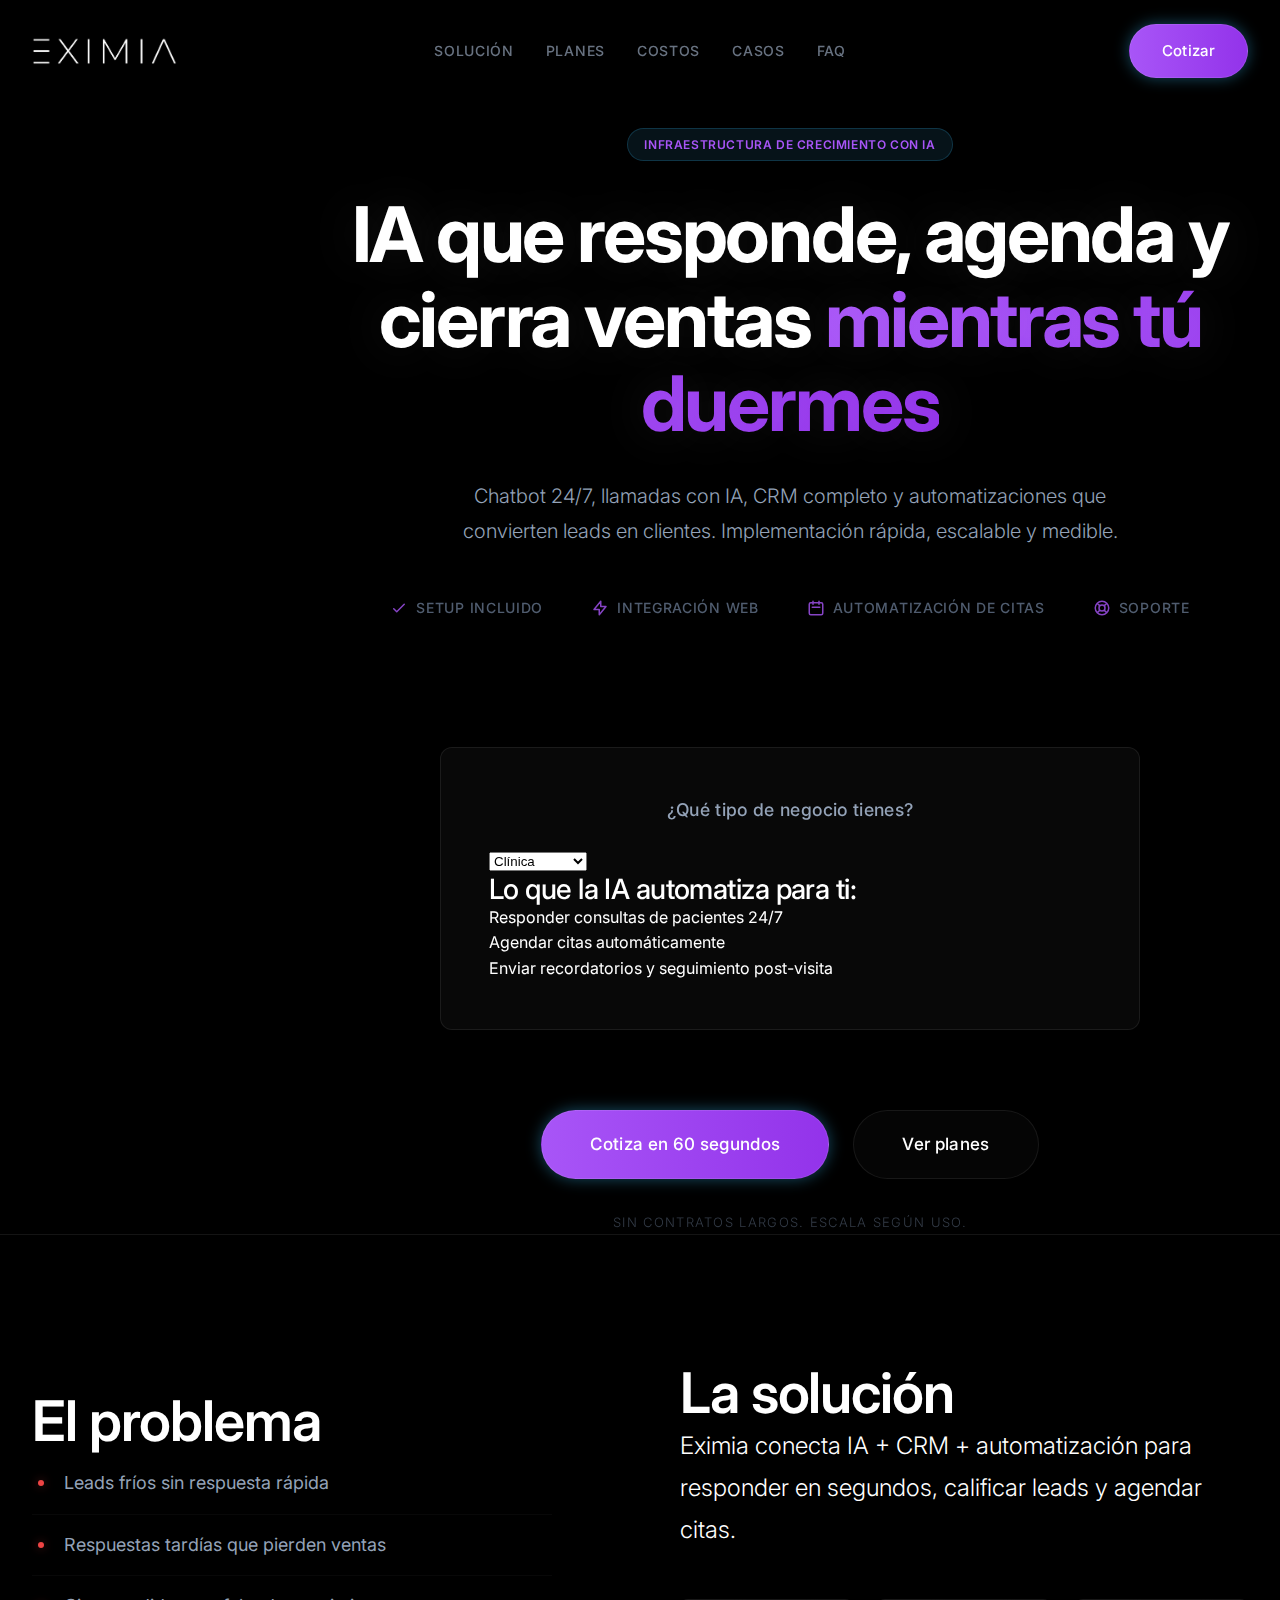
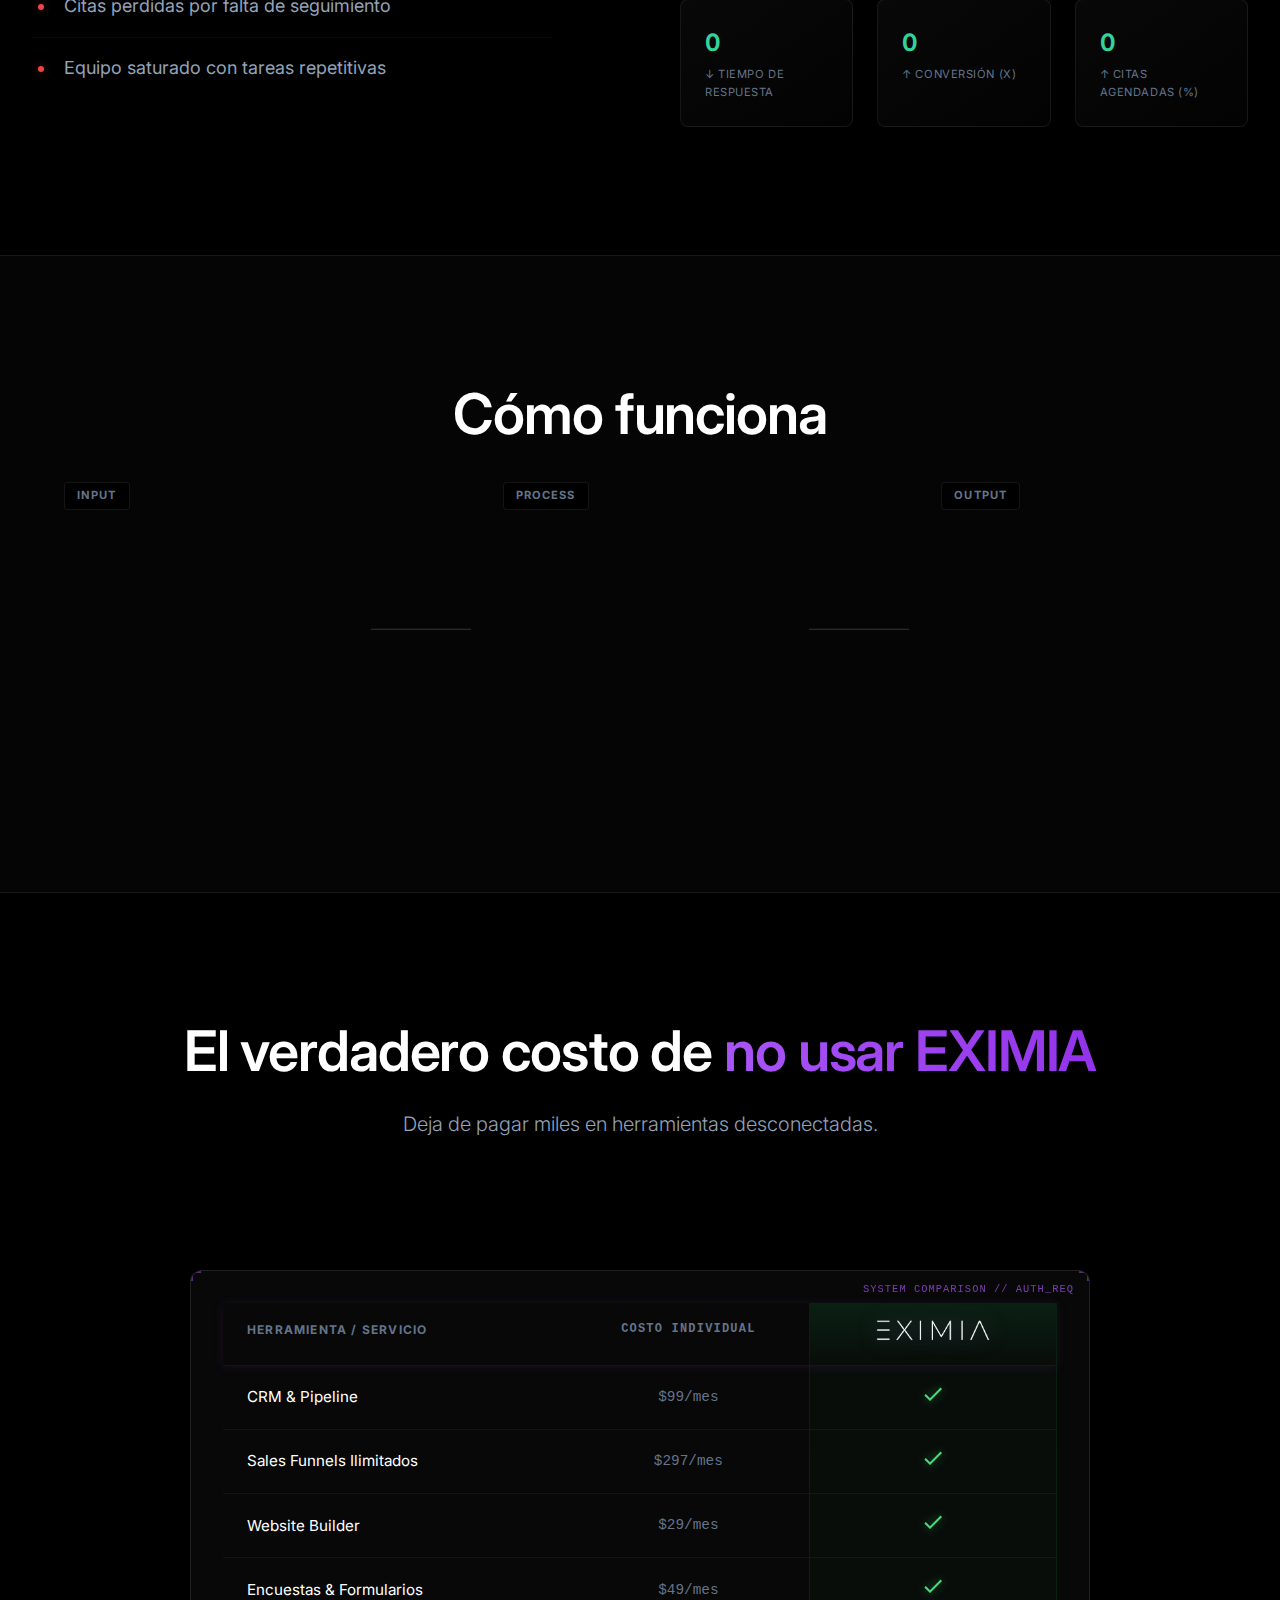
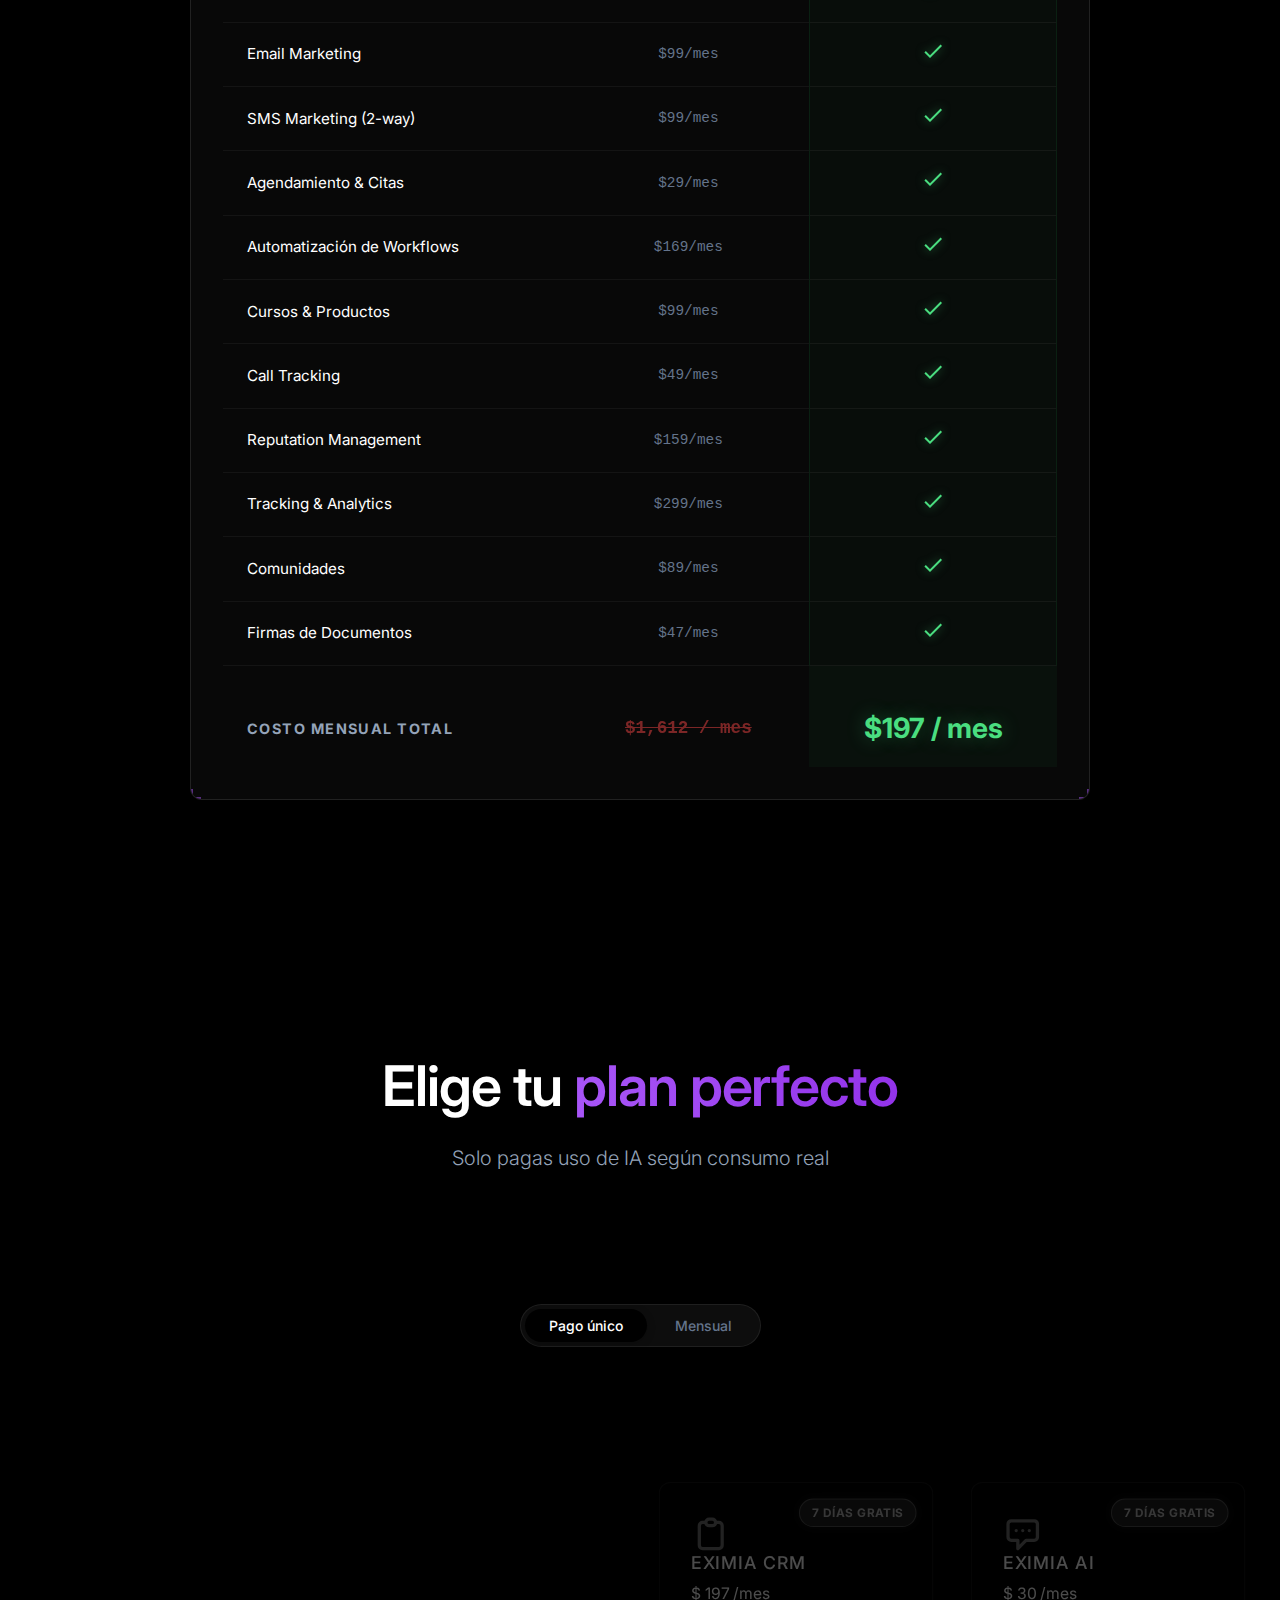
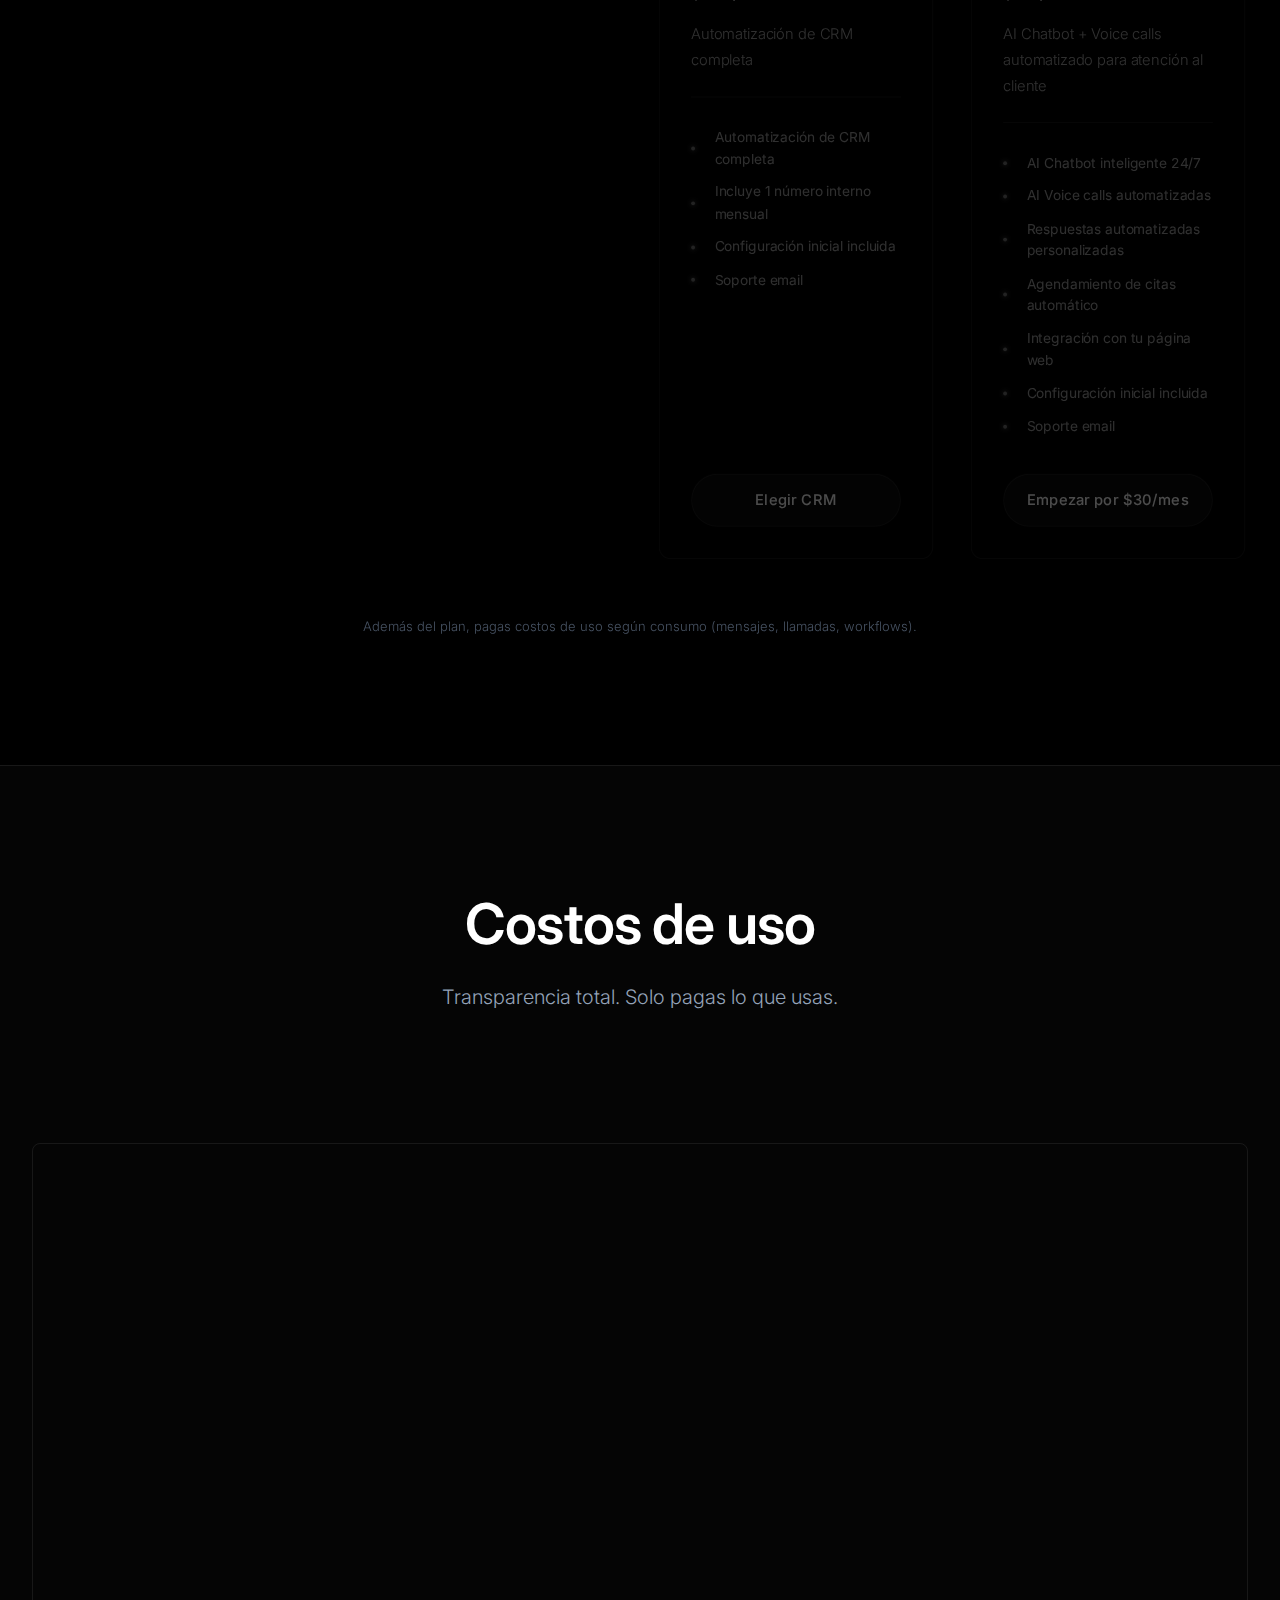
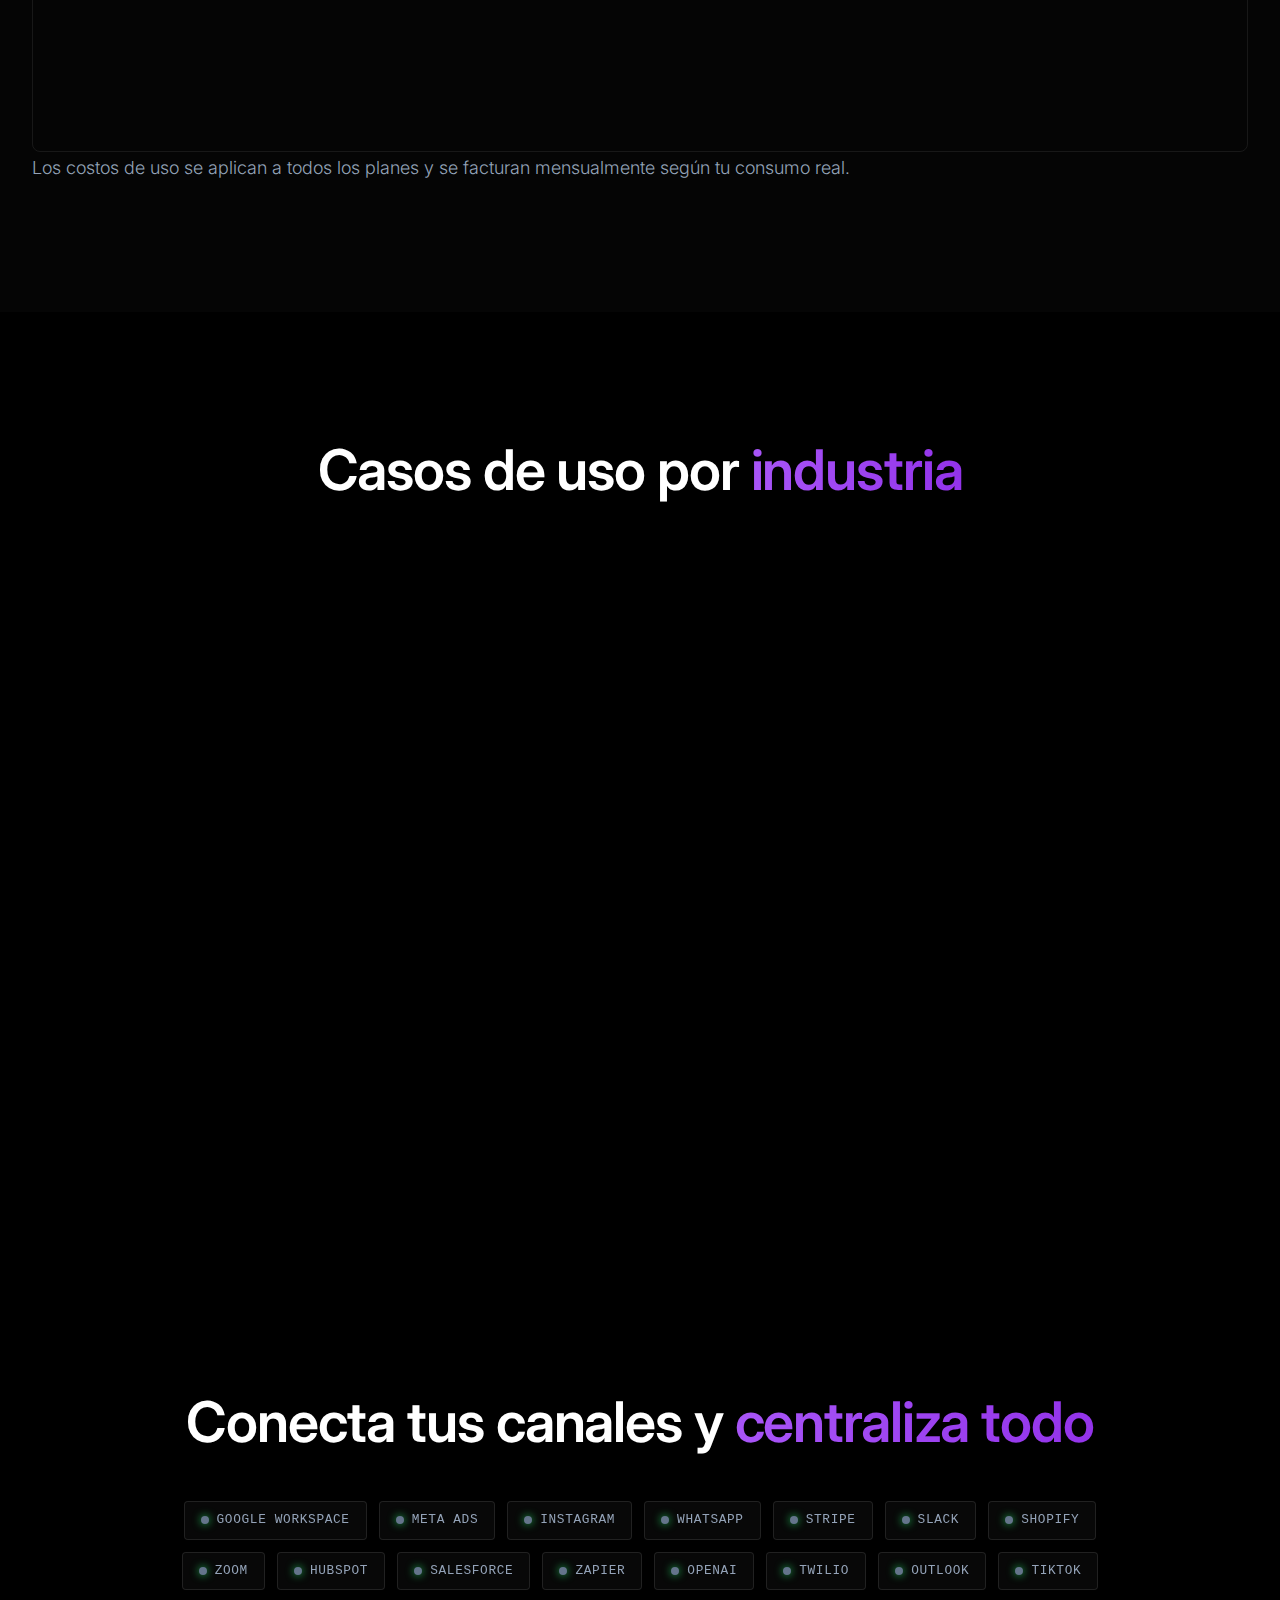
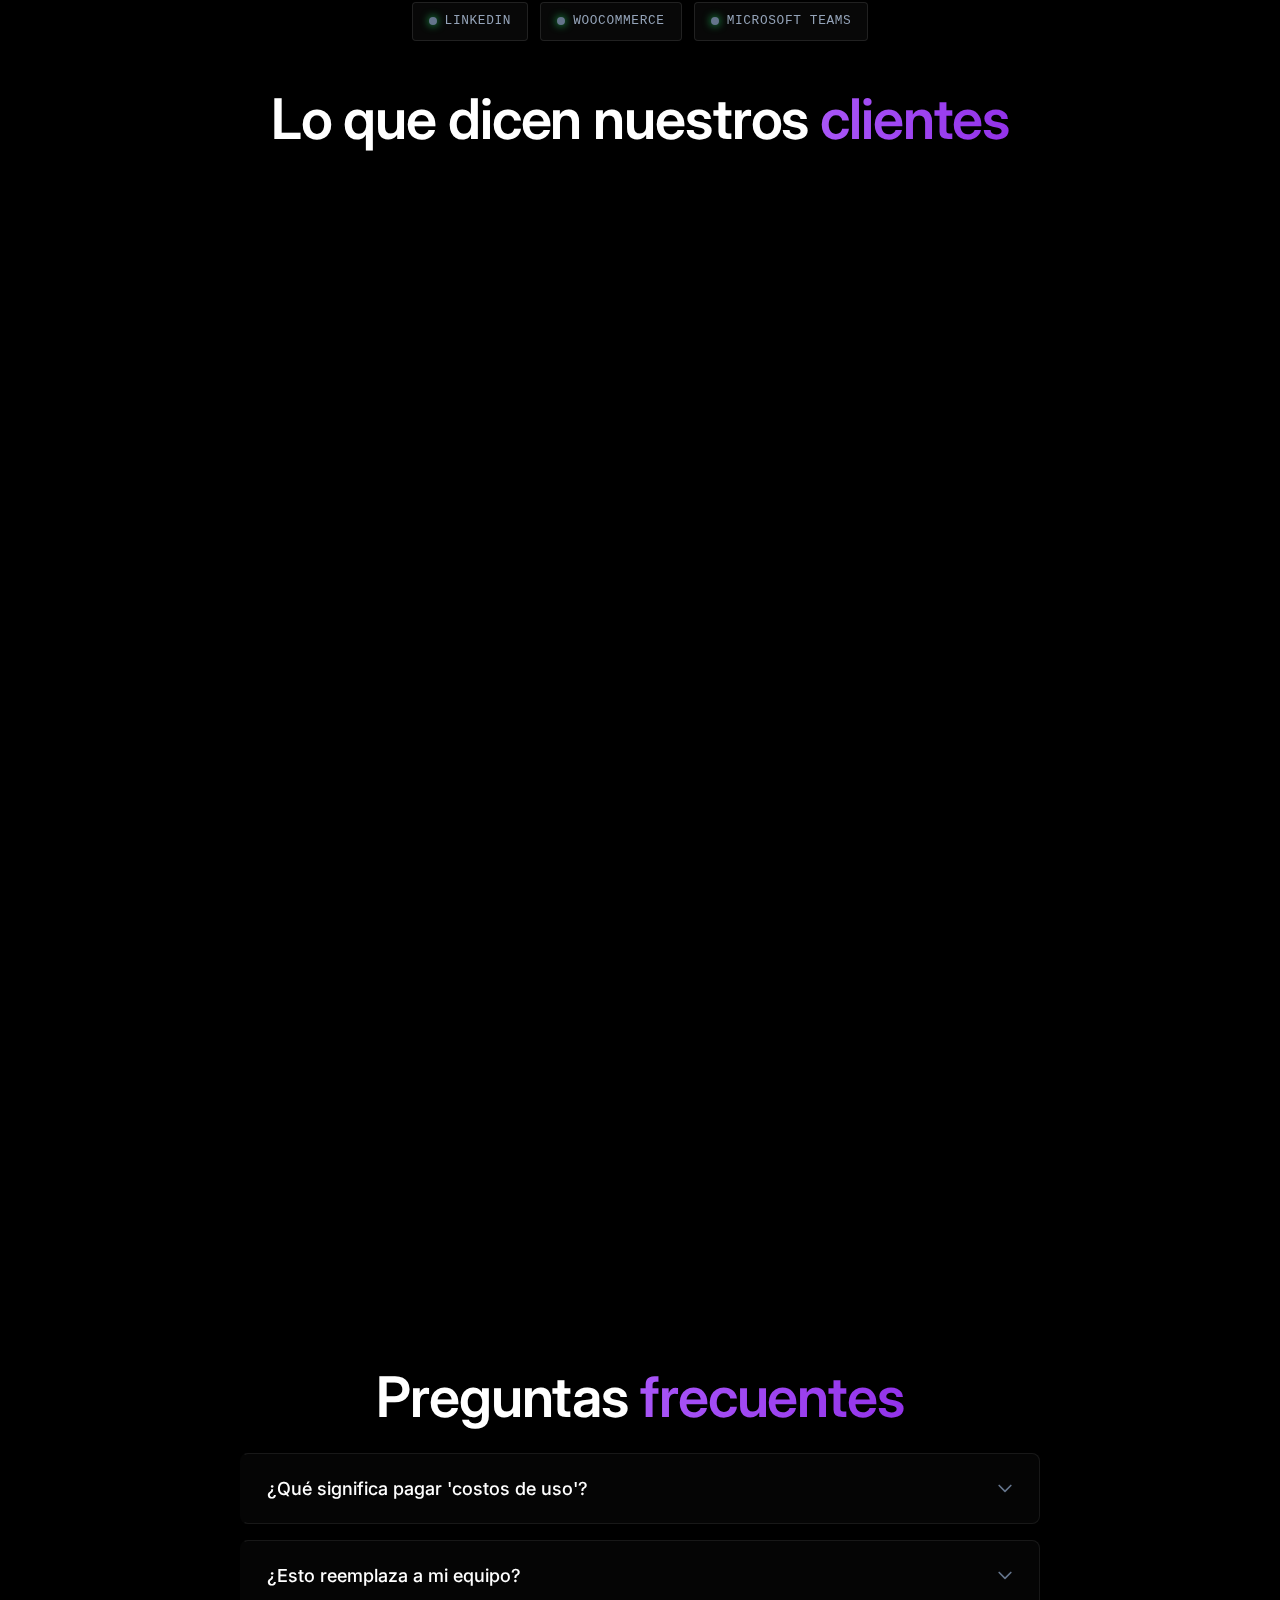
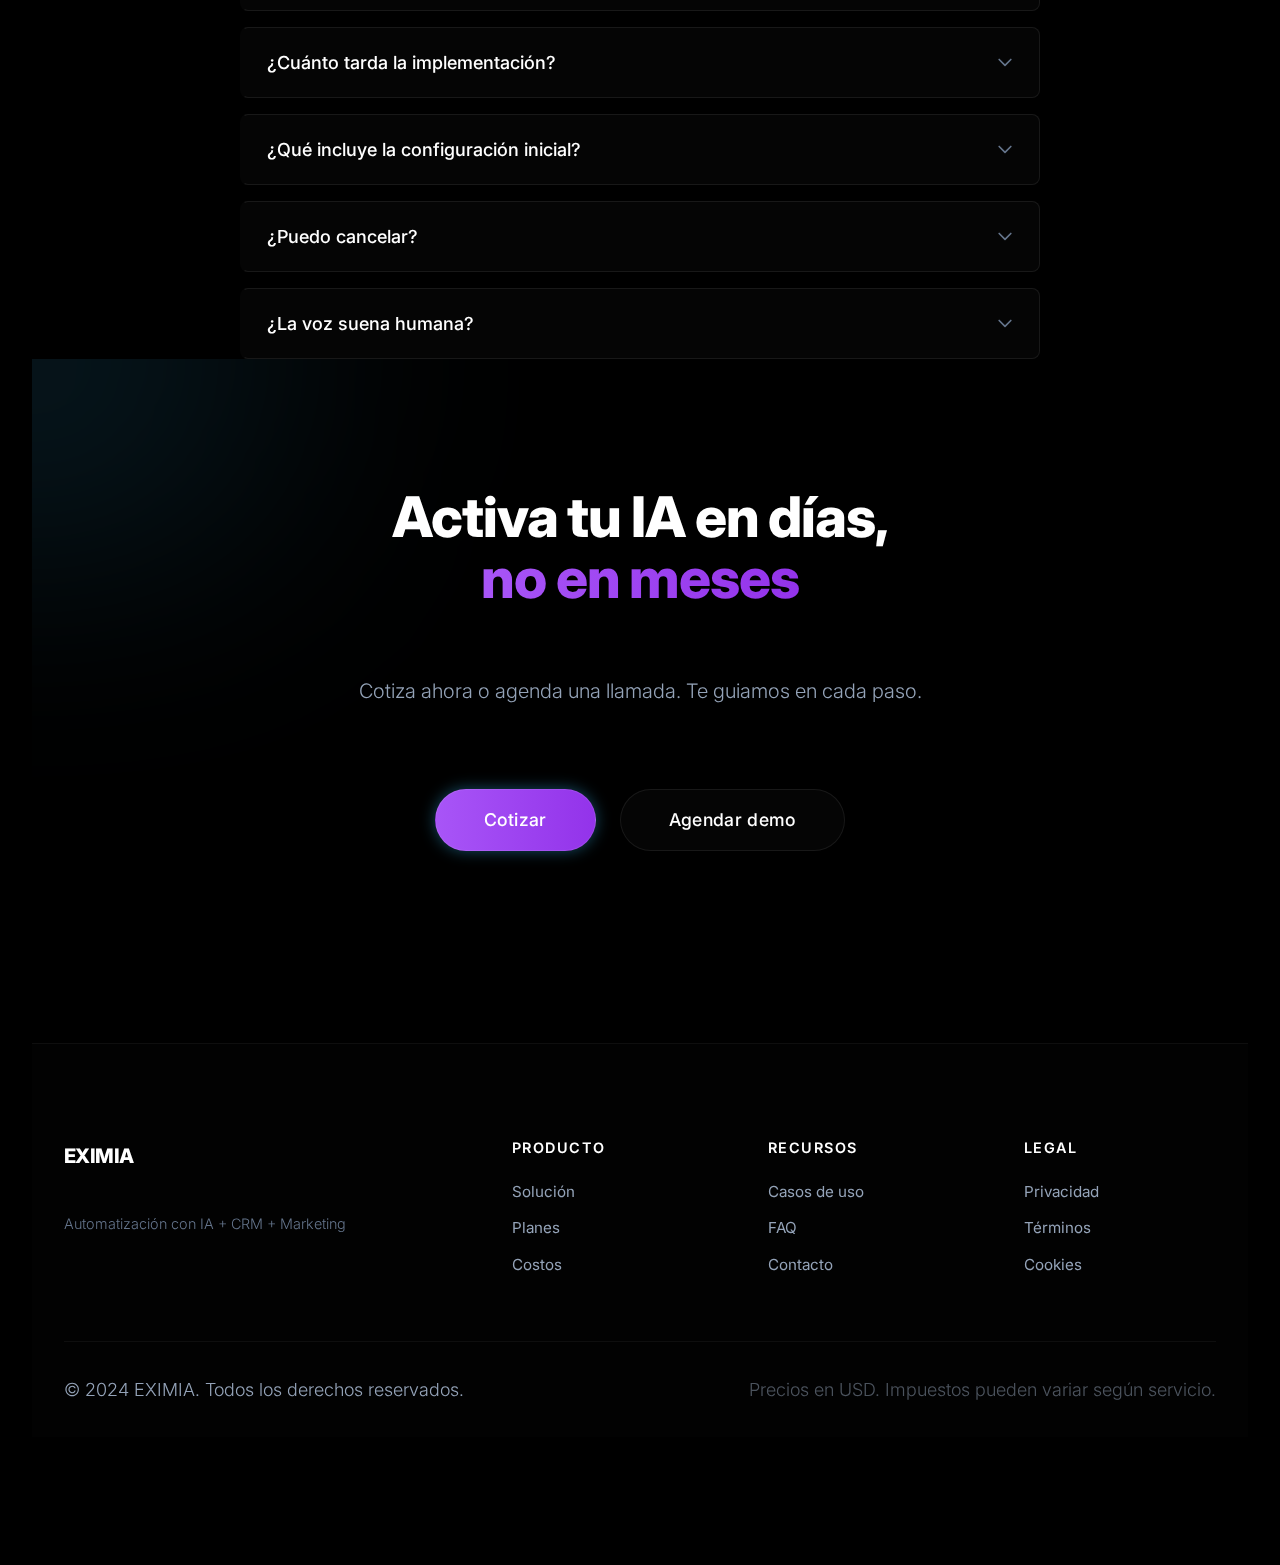
<file: index.html>
<!DOCTYPE html>
<html lang="es">

<head>
    <meta charset="UTF-8">
    <meta name="viewport" content="width=device-width, initial-scale=1.0">
    <meta name="description"
        content="IA que responde, agenda y cierra ventas mientras tú duermes. Chatbot 24/7, llamadas con IA, CRM completo y automatizaciones.">
    <title>EXIMIA - Automatización con IA + CRM + Marketing</title>

    <!-- Google Fonts -->
    <link rel="preconnect" href="https://fonts.googleapis.com">
    <link rel="preconnect" href="https://fonts.gstatic.com" crossorigin>
    <link href="https://fonts.googleapis.com/css2?family=Inter:wght@300;400;600;700;800&display=swap" rel="stylesheet">

    <link rel="stylesheet" href="styles.css">
</head>

<body>
    <!-- Navigation -->
    <nav class="navbar" id="navbar">
        <div class="container">
            <div class="nav-content">
                <div class="logo">
                    <img src="logo.png" alt="EXIMIA">
                </div>

                <ul class="nav-links" id="navLinks">
                    <li><a href="#solucion">Solución</a></li>
                    <li><a href="#planes">Planes</a></li>
                    <li><a href="#costos">Costos</a></li>
                    <li><a href="#casos">Casos</a></li>
                    <li><a href="#faq">FAQ</a></li>
                    <li class="mobile-cta-item"><a href="#planes" class="btn btn-primary">Cotizar</a></li>
                </ul>

                <div class="nav-cta">
                    <a href="#planes" class="btn btn-primary">Cotizar</a>
                </div>

                <button class="hamburger" id="hamburger" aria-label="Toggle menu">
                    <span></span>
                    <span></span>
                    <span></span>
                </button>
            </div>
        </div>
    </nav>

    <!-- Hero Section -->
    <section class="hero" id="inicio">
        <canvas id="particleCanvas"></canvas>
        <div class="hero-gradient"></div>

        <div class="container">
            <div class="hero-content">
                <div class="badge">Infraestructura de Crecimiento con IA</div>

                <h1 class="hero-title">
                    IA que responde, agenda y cierra ventas <span class="gradient-text">mientras tú duermes</span>
                </h1>

                <p class="hero-subtitle">
                    Chatbot 24/7, llamadas con IA, CRM completo y automatizaciones que convierten leads en clientes.
                    Implementación rápida, escalable y medible.
                </p>

                <div class="trust-row">
                    <div class="trust-item">
                        <svg class="trust-icon" viewBox="0 0 24 24" fill="none" stroke="currentColor">
                            <path stroke-linecap="round" stroke-linejoin="round" stroke-width="2" d="M5 13l4 4L19 7" />
                        </svg>
                        <span>Setup incluido</span>
                    </div>
                    <div class="trust-item">
                        <svg class="trust-icon" viewBox="0 0 24 24" fill="none" stroke="currentColor">
                            <path stroke-linecap="round" stroke-linejoin="round" stroke-width="2"
                                d="M13 10V3L4 14h7v7l9-11h-7z" />
                        </svg>
                        <span>Integración web</span>
                    </div>
                    <div class="trust-item">
                        <svg class="trust-icon" viewBox="0 0 24 24" fill="none" stroke="currentColor">
                            <path stroke-linecap="round" stroke-linejoin="round" stroke-width="2"
                                d="M8 7V3m8 4V3m-9 8h10M5 21h14a2 2 0 002-2V7a2 2 0 00-2-2H5a2 2 0 00-2 2v12a2 2 0 002 2z" />
                        </svg>
                        <span>Automatización de citas</span>
                    </div>
                    <div class="trust-item">
                        <svg class="trust-icon" viewBox="0 0 24 24" fill="none" stroke="currentColor">
                            <path stroke-linecap="round" stroke-linejoin="round" stroke-width="2"
                                d="M18.364 5.636l-3.536 3.536m0 5.656l3.536 3.536M9.172 9.172L5.636 5.636m3.536 9.192l-3.536 3.536M21 12a9 9 0 11-18 0 9 9 0 0118 0zm-5 0a4 4 0 11-8 0 4 4 0 018 0z" />
                        </svg>
                        <span>Soporte</span>
                    </div>
                </div>

                <!-- Interactive Demo -->
                <div class="hero-demo">
                    <label for="businessType" class="demo-label">¿Qué tipo de negocio tienes?</label>
                    <select id="businessType" class="demo-select">
                        <option value="clinic">Clínica</option>
                        <option value="realestate">Real Estate</option>
                        <option value="restaurant">Restaurante</option>
                        <option value="services">Servicios</option>
                        <option value="ecommerce">E-commerce</option>
                        <option value="other">Otro</option>
                    </select>

                    <div class="demo-output">
                        <h3>Lo que la IA automatiza para ti:</h3>
                        <ul id="automationList">
                            <li>Responder consultas de pacientes 24/7</li>
                            <li>Agendar citas automáticamente</li>
                            <li>Enviar recordatorios y seguimiento post-visita</li>
                        </ul>
                    </div>
                </div>

                <div class="cta-row">
                    <a href="#planes" class="btn btn-primary btn-large">Cotiza en 60 segundos</a>
                    <a href="#planes" class="btn btn-outline btn-large">Ver planes</a>
                </div>

                <p class="hero-microcopy">Sin contratos largos. Escala según uso.</p>
            </div>
        </div>
    </section>

    <!-- Problem → Solution -->
    <section class="problem-solution" id="solucion">
        <div class="container">
            <div class="grid-2">
                <div class="problem">
                    <h2>El problema</h2>
                    <ul class="problem-list">
                        <li>Leads fríos sin respuesta rápida</li>
                        <li>Respuestas tardías que pierden ventas</li>
                        <li>Citas perdidas por falta de seguimiento</li>
                        <li>Equipo saturado con tareas repetitivas</li>
                    </ul>
                </div>

                <div class="solution">
                    <h2>La solución</h2>
                    <p>Eximia conecta IA + CRM + automatización para responder en segundos, calificar leads y agendar
                        citas.</p>

                    <div class="metrics">
                        <div class="metric">
                            <div class="metric-value" data-target="85">0</div>
                            <div class="metric-label">↓ Tiempo de respuesta</div>
                        </div>
                        <div class="metric">
                            <div class="metric-value" data-target="3">0</div>
                            <div class="metric-label">↑ Conversión (x)</div>
                        </div>
                        <div class="metric">
                            <div class="metric-value" data-target="60">0</div>
                            <div class="metric-label">↑ Citas agendadas (%)</div>
                        </div>
                    </div>
                </div>
            </div>
        </div>
    </section>

    <!-- How it Works -->
    <section class="how-it-works">
        <div class="container">
            <h2 class="section-title">Cómo funciona</h2>

            <div class="process-pipeline">
                <!-- Step 1 -->
                <div class="process-step">
                    <div class="step-badge">INPUT</div>
                    <div class="step-card dark-glass">
                        <div class="step-number">01</div>
                        <h3>Conexión & Ingesta</h3>
                        <p>Conectamos tu ecosistema (CRMs, Calendarios, Sitios Web) a nuestro núcleo de inteligencia.
                        </p>
                        <div class="step-status">
                            <span class="status-dot online"></span> Conectado
                        </div>
                    </div>
                </div>

                <!-- Connector 1 -->
                <div class="process-connector">
                    <div class="connector-line"></div>
                    <div class="data-packet"></div>
                </div>

                <!-- Step 2 -->
                <div class="process-step">
                    <div class="step-badge">PROCESS</div>
                    <div class="step-card dark-glass">
                        <div class="step-number">02</div>
                        <h3>Entrenamiento Neural</h3>
                        <p>La IA aprende de tus mejores conversaciones, FAQs y ofertas para replicar a tu mejor
                            vendedor.</p>
                        <div class="step-status">
                            <span class="loading-icon">⚡</span> Processing
                        </div>
                    </div>
                </div>

                <!-- Connector 2 -->
                <div class="process-connector">
                    <div class="connector-line"></div>
                    <div class="data-packet delay-1"></div>
                </div>

                <!-- Step 3 -->
                <div class="process-step">
                    <div class="step-badge">OUTPUT</div>
                    <div class="step-card dark-glass">
                        <div class="step-number">03</div>
                        <h3>Despliegue Activo</h3>
                        <p>El sistema toma el control 24/7: responde leads, nutre prospectos y agenda citas en piloto
                            automático.</p>
                        <div class="step-status">
                            <span class="status-dot online"></span> Live
                        </div>
                    </div>
                </div>
            </div>
        </div>
    </section>

    <!-- Value Comparison -->
    <section class="value-comparison">
        <div class="container">
            <h2 class="section-title">El verdadero costo de <span class="gradient-text">no usar EXIMIA</span></h2>
            <p class="section-subtitle">Deja de pagar miles en herramientas desconectadas.</p>

            <div class="comparison-table-wrapper">
                <table class="comparison-table">
                    <thead>
                        <tr>
                            <th>Herramienta / Servicio</th>
                            <th class="col-competitor">Costo Individual</th>
                            <th class="col-eximia">
                                <img src="logo.png" alt="EXIMIA" class="th-logo-img">
                            </th>
                        </tr>
                    </thead>
                    <tbody>
                        <tr>
                            <td>CRM & Pipeline</td>
                            <td class="price-competitor">$99/mes</td>
                            <td class="check-eximia"><svg viewBox="0 0 24 24" fill="currentColor">
                                    <path d="M9 16.17L4.83 12l-1.42 1.41L9 19 21 7l-1.41-1.41z" />
                                </svg></td>
                        </tr>
                        <tr>
                            <td>Sales Funnels Ilimitados</td>
                            <td class="price-competitor">$297/mes</td>
                            <td class="check-eximia"><svg viewBox="0 0 24 24" fill="currentColor">
                                    <path d="M9 16.17L4.83 12l-1.42 1.41L9 19 21 7l-1.41-1.41z" />
                                </svg></td>
                        </tr>
                        <tr>
                            <td>Website Builder</td>
                            <td class="price-competitor">$29/mes</td>
                            <td class="check-eximia"><svg viewBox="0 0 24 24" fill="currentColor">
                                    <path d="M9 16.17L4.83 12l-1.42 1.41L9 19 21 7l-1.41-1.41z" />
                                </svg></td>
                        </tr>
                        <tr>
                            <td>Encuestas & Formularios</td>
                            <td class="price-competitor">$49/mes</td>
                            <td class="check-eximia"><svg viewBox="0 0 24 24" fill="currentColor">
                                    <path d="M9 16.17L4.83 12l-1.42 1.41L9 19 21 7l-1.41-1.41z" />
                                </svg></td>
                        </tr>
                        <tr>
                            <td>Email Marketing</td>
                            <td class="price-competitor">$99/mes</td>
                            <td class="check-eximia"><svg viewBox="0 0 24 24" fill="currentColor">
                                    <path d="M9 16.17L4.83 12l-1.42 1.41L9 19 21 7l-1.41-1.41z" />
                                </svg></td>
                        </tr>
                        <tr>
                            <td>SMS Marketing (2-way)</td>
                            <td class="price-competitor">$99/mes</td>
                            <td class="check-eximia"><svg viewBox="0 0 24 24" fill="currentColor">
                                    <path d="M9 16.17L4.83 12l-1.42 1.41L9 19 21 7l-1.41-1.41z" />
                                </svg></td>
                        </tr>
                        <tr>
                            <td>Agendamiento & Citas</td>
                            <td class="price-competitor">$29/mes</td>
                            <td class="check-eximia"><svg viewBox="0 0 24 24" fill="currentColor">
                                    <path d="M9 16.17L4.83 12l-1.42 1.41L9 19 21 7l-1.41-1.41z" />
                                </svg></td>
                        </tr>
                        <tr>
                            <td>Automatización de Workflows</td>
                            <td class="price-competitor">$169/mes</td>
                            <td class="check-eximia"><svg viewBox="0 0 24 24" fill="currentColor">
                                    <path d="M9 16.17L4.83 12l-1.42 1.41L9 19 21 7l-1.41-1.41z" />
                                </svg></td>
                        </tr>
                        <tr>
                            <td>Cursos & Productos</td>
                            <td class="price-competitor">$99/mes</td>
                            <td class="check-eximia"><svg viewBox="0 0 24 24" fill="currentColor">
                                    <path d="M9 16.17L4.83 12l-1.42 1.41L9 19 21 7l-1.41-1.41z" />
                                </svg></td>
                        </tr>
                        <tr>
                            <td>Call Tracking</td>
                            <td class="price-competitor">$49/mes</td>
                            <td class="check-eximia"><svg viewBox="0 0 24 24" fill="currentColor">
                                    <path d="M9 16.17L4.83 12l-1.42 1.41L9 19 21 7l-1.41-1.41z" />
                                </svg></td>
                        </tr>
                        <tr>
                            <td>Reputation Management</td>
                            <td class="price-competitor">$159/mes</td>
                            <td class="check-eximia"><svg viewBox="0 0 24 24" fill="currentColor">
                                    <path d="M9 16.17L4.83 12l-1.42 1.41L9 19 21 7l-1.41-1.41z" />
                                </svg></td>
                        </tr>
                        <tr>
                            <td>Tracking & Analytics</td>
                            <td class="price-competitor">$299/mes</td>
                            <td class="check-eximia"><svg viewBox="0 0 24 24" fill="currentColor">
                                    <path d="M9 16.17L4.83 12l-1.42 1.41L9 19 21 7l-1.41-1.41z" />
                                </svg></td>
                        </tr>
                        <tr>
                            <td>Comunidades</td>
                            <td class="price-competitor">$89/mes</td>
                            <td class="check-eximia"><svg viewBox="0 0 24 24" fill="currentColor">
                                    <path d="M9 16.17L4.83 12l-1.42 1.41L9 19 21 7l-1.41-1.41z" />
                                </svg></td>
                        </tr>
                        <tr>
                            <td>Firmas de Documentos</td>
                            <td class="price-competitor">$47/mes</td>
                            <td class="check-eximia"><svg viewBox="0 0 24 24" fill="currentColor">
                                    <path d="M9 16.17L4.83 12l-1.42 1.41L9 19 21 7l-1.41-1.41z" />
                                </svg></td>
                        </tr>
                    </tbody>
                    <tfoot>
                        <tr>
                            <td>COSTO MENSUAL TOTAL</td>
                            <td class="total-competitor">$1,612 / mes</td>
                            <td class="total-eximia">$197 / mes</td>
                        </tr>
                    </tfoot>
                </table>
            </div>
        </div>
    </section>

    <!-- Plans Section -->
    <section class="plans" id="planes">
        <div class="container">
            <h2 class="section-title">Elige tu <span class="gradient-text">plan perfecto</span></h2>
            <p class="section-subtitle">Solo pagas uso de IA según consumo real</p>

            <div class="plan-toggle">
                <button class="toggle-btn active" data-type="unique">Pago único</button>
                <button class="toggle-btn" data-type="monthly">Mensual</button>
            </div>

            <div class="plans-grid">
                <!-- EXIMIA AI ULTIMATE -->
                <div class="plan-card featured" data-billing="unique">
                    <div class="plan-badge">Más popular</div>
                    <div class="plan-icon">
                        <svg viewBox="0 0 24 24" fill="none" stroke="currentColor">
                            <path stroke-linecap="round" stroke-linejoin="round" stroke-width="2"
                                d="M13 10V3L4 14h7v7l9-11h-7z" />
                        </svg>
                    </div>
                    <h3 class="plan-name">EXIMIA AI ULTIMATE</h3>
                    <div class="plan-price">
                        <span class="currency">$</span>
                        <span class="amount">2,000</span>
                        <span class="period">único</span>
                    </div>
                    <p class="plan-description">AI Premium Voice + AI Messages + CRM gratis — solo pagas uso de IA</p>
                    <ul class="plan-features">
                        <li>External AI Agent (Premium) incluido (LIFETIME)</li>
                        <li>AI Messages premium incluido (LIFETIME)</li>
                        <li>CRM completo GRATIS</li>
                        <li>1 número interno incluido</li>
                        <li>Configuración inicial incluida</li>
                        <li>Soporte prioritario</li>
                    </ul>
                    <a href="#contacto" class="btn btn-primary btn-block">Elegir Ultimate</a>
                </div>

                <!-- EXIMIA AI BASIC -->
                <div class="plan-card" data-billing="unique">
                    <div class="plan-icon">
                        <svg viewBox="0 0 24 24" fill="none" stroke="currentColor">
                            <path stroke-linecap="round" stroke-linejoin="round" stroke-width="2"
                                d="M9.663 17h4.673M12 3v1m6.364 1.636l-.707.707M21 12h-1M4 12H3m3.343-5.657l-.707-.707m2.828 9.9a5 5 0 117.072 0l-.548.547A3.374 3.374 0 0014 18.469V19a2 2 0 11-4 0v-.531c0-.895-.356-1.754-.988-2.386l-.548-.547z" />
                        </svg>
                    </div>
                    <h3 class="plan-name">EXIMIA AI BASIC</h3>
                    <div class="plan-price">
                        <span class="currency">$</span>
                        <span class="amount">1,000</span>
                        <span class="period">único</span>
                    </div>
                    <p class="plan-description">AI Basic Voice + AI Messages + CRM gratis — solo pagas uso de IA</p>
                    <ul class="plan-features">
                        <li>AI Basic Voice incluido (LIFETIME)</li>
                        <li>AI Messages incluido (LIFETIME)</li>
                        <li>Voz más robótica que Ultimate</li>
                        <li>CRM completo GRATIS</li>
                        <li>1 número interno incluido</li>
                        <li>Configuración inicial incluida</li>
                    </ul>
                    <a href="#contacto" class="btn btn-outline btn-block">Elegir Basic</a>
                </div>

                <!-- EXIMIA CRM -->
                <div class="plan-card" data-billing="monthly">
                    <div class="trial-badge">7 DÍAS GRATIS</div>
                    <div class="plan-icon">
                        <svg viewBox="0 0 24 24" fill="none" stroke="currentColor">
                            <path stroke-linecap="round" stroke-linejoin="round" stroke-width="2"
                                d="M9 5H7a2 2 0 00-2 2v12a2 2 0 002 2h10a2 2 0 002-2V7a2 2 0 00-2-2h-2M9 5a2 2 0 002 2h2a2 2 0 002-2M9 5a2 2 0 012-2h2a2 2 0 012 2" />
                        </svg>
                    </div>
                    <h3 class="plan-name">EXIMIA CRM</h3>
                    <div class="plan-price">
                        <span class="currency">$</span>
                        <span class="amount">197</span>
                        <span class="period">/mes</span>
                    </div>
                    <p class="plan-description">Automatización de CRM completa</p>
                    <ul class="plan-features">
                        <li>Automatización de CRM completa</li>
                        <li>Incluye 1 número interno mensual</li>
                        <li>Configuración inicial incluida</li>
                        <li>Soporte email</li>
                    </ul>
                    <a href="#contacto" class="btn btn-outline btn-block">Elegir CRM</a>
                </div>

                <!-- EXIMIA AI -->
                <div class="plan-card" data-billing="monthly">
                    <div class="trial-badge">7 DÍAS GRATIS</div>
                    <div class="plan-icon">
                        <svg viewBox="0 0 24 24" fill="none" stroke="currentColor">
                            <path stroke-linecap="round" stroke-linejoin="round" stroke-width="2"
                                d="M8 10h.01M12 10h.01M16 10h.01M9 16H5a2 2 0 01-2-2V6a2 2 0 012-2h14a2 2 0 012 2v8a2 2 0 01-2 2h-5l-5 5v-5z" />
                        </svg>
                    </div>
                    <h3 class="plan-name">EXIMIA AI</h3>
                    <div class="plan-price">
                        <span class="currency">$</span>
                        <span class="amount">30</span>
                        <span class="period">/mes</span>
                    </div>
                    <p class="plan-description">AI Chatbot + Voice calls automatizado para atención al cliente</p>
                    <ul class="plan-features">
                        <li>AI Chatbot inteligente 24/7</li>
                        <li>AI Voice calls automatizadas</li>
                        <li>Respuestas automatizadas personalizadas</li>
                        <li>Agendamiento de citas automático</li>
                        <li>Integración con tu página web</li>
                        <li>Configuración inicial incluida</li>
                        <li>Soporte email</li>
                    </ul>
                    <a href="#contacto" class="btn btn-outline btn-block">Empezar por $30/mes</a>
                </div>
            </div>

            <p class="plans-note">Además del plan, pagas costos de uso según consumo (mensajes, llamadas, workflows).
            </p>
        </div>
    </section>

    <!-- Usage Costs -->
    <section class="usage-costs" id="costos">
        <div class="container">
            <h2 class="section-title">Costos de uso</h2>
            <p class="section-subtitle">Transparencia total. Solo pagas lo que usas.</p>

            <div class="cost-table">
                <div class="cost-row">
                    <div class="cost-item">
                        <svg class="cost-icon" viewBox="0 0 24 24" fill="none" stroke="currentColor">
                            <path stroke-linecap="round" stroke-linejoin="round" stroke-width="2"
                                d="M8 10h.01M12 10h.01M16 10h.01M9 16H5a2 2 0 01-2-2V6a2 2 0 012-2h14a2 2 0 012 2v8a2 2 0 01-2 2h-5l-5 5v-5z" />
                        </svg>
                        <span class="cost-name">SMS</span>
                    </div>
                    <div class="cost-price">$0.05</div>
                </div>

                <div class="cost-row">
                    <div class="cost-item">
                        <svg class="cost-icon" viewBox="0 0 24 24" fill="none" stroke="currentColor">
                            <path stroke-linecap="round" stroke-linejoin="round" stroke-width="2"
                                d="M4 16l4.586-4.586a2 2 0 012.828 0L16 16m-2-2l1.586-1.586a2 2 0 012.828 0L20 14m-6-6h.01M6 20h12a2 2 0 002-2V6a2 2 0 00-2-2H6a2 2 0 00-2 2v12a2 2 0 002 2z" />
                        </svg>
                        <span class="cost-name">MMS</span>
                    </div>
                    <div class="cost-price">$0.06</div>
                </div>

                <div class="cost-row">
                    <div class="cost-item">
                        <svg class="cost-icon" viewBox="0 0 24 24" fill="none" stroke="currentColor">
                            <path stroke-linecap="round" stroke-linejoin="round" stroke-width="2"
                                d="M3 5a2 2 0 012-2h3.28a1 1 0 01.948.684l1.498 4.493a1 1 0 01-.502 1.21l-2.257 1.13a11.042 11.042 0 005.516 5.516l1.13-2.257a1 1 0 011.21-.502l4.493 1.498a1 1 0 01.684.949V19a2 2 0 01-2 2h-1C9.716 21 3 14.284 3 6V5z" />
                        </svg>
                        <span class="cost-name">Llamadas</span>
                    </div>
                    <div class="cost-price">$0.04/min</div>
                </div>

                <div class="cost-row">
                    <div class="cost-item">
                        <svg class="cost-icon" viewBox="0 0 24 24" fill="none" stroke="currentColor">
                            <path stroke-linecap="round" stroke-linejoin="round" stroke-width="2"
                                d="M9 12h6m-6 4h6m2 5H7a2 2 0 01-2-2V5a2 2 0 012-2h5.586a1 1 0 01.707.293l5.414 5.414a1 1 0 01.293.707V19a2 2 0 01-2 2z" />
                        </svg>
                        <span class="cost-name">Content AI (por 1,000 palabras)</span>
                    </div>
                    <div class="cost-price">$0.27</div>
                </div>

                <div class="cost-row">
                    <div class="cost-item">
                        <svg class="cost-icon" viewBox="0 0 24 24" fill="none" stroke="currentColor">
                            <path stroke-linecap="round" stroke-linejoin="round" stroke-width="2"
                                d="M13 10V3L4 14h7v7l9-11h-7z" />
                        </svg>
                        <span class="cost-name">Workflow AI (GPT-4)</span>
                    </div>
                    <div class="cost-price">$0.09/ejecución</div>
                </div>

                <div class="cost-row">
                    <div class="cost-item">
                        <svg class="cost-icon" viewBox="0 0 24 24" fill="none" stroke="currentColor">
                            <path stroke-linecap="round" stroke-linejoin="round" stroke-width="2"
                                d="M13 10V3L4 14h7v7l9-11h-7z" />
                        </svg>
                        <span class="cost-name">Workflow AI (GPT-3.5)</span>
                    </div>
                    <div class="cost-price">$0.045/ejecución</div>
                </div>

                <div class="cost-row">
                    <div class="cost-item">
                        <svg class="cost-icon" viewBox="0 0 24 24" fill="none" stroke="currentColor">
                            <path stroke-linecap="round" stroke-linejoin="round" stroke-width="2"
                                d="M8 12h.01M12 12h.01M16 12h.01M21 12c0 4.418-4.03 8-9 8a9.863 9.863 0 01-4.255-.949L3 20l1.395-3.72C3.512 15.042 3 13.574 3 12c0-4.418 4.03-8 9-8s9 3.582 9 8z" />
                        </svg>
                        <span class="cost-name">Conversation AI (Piloto automático)</span>
                    </div>
                    <div class="cost-price">$0.06/mensaje</div>
                </div>

                <div class="cost-row">
                    <div class="cost-item">
                        <svg class="cost-icon" viewBox="0 0 24 24" fill="none" stroke="currentColor">
                            <path stroke-linecap="round" stroke-linejoin="round" stroke-width="2"
                                d="M11.049 2.927c.3-.921 1.603-.921 1.902 0l1.519 4.674a1 1 0 00.95.69h4.915c.969 0 1.371 1.24.588 1.81l-3.976 2.888a1 1 0 00-.363 1.118l1.518 4.674c.3.922-.755 1.688-1.538 1.118l-3.976-2.888a1 1 0 00-1.176 0l-3.976 2.888c-.783.57-1.838-.197-1.538-1.118l1.518-4.674a1 1 0 00-.363-1.118l-3.976-2.888c-.784-.57-.38-1.81.588-1.81h4.914a1 1 0 00.951-.69l1.519-4.674z" />
                        </svg>
                        <span class="cost-name">Reviews AI (Respuestas auto)</span>
                    </div>
                    <div class="cost-price">$0.24/respuesta</div>
                </div>

                <div class="cost-row">
                    <div class="cost-item">
                        <svg class="cost-icon" viewBox="0 0 24 24" fill="none" stroke="currentColor">
                            <path stroke-linecap="round" stroke-linejoin="round" stroke-width="2"
                                d="M3 8l7.89 5.26a2 2 0 002.22 0L21 8M5 19h14a2 2 0 002-2V7a2 2 0 00-2-2H5a2 2 0 00-2 2v10a2 2 0 002 2z" />
                        </svg>
                        <span class="cost-name">Emails (por cada 1,000)</span>
                    </div>
                    <div class="cost-price">$2.03/1k</div>
                </div>
            </div>

            <p class="costs-note">Los costos de uso se aplican a todos los planes y se facturan mensualmente según tu
                consumo real.</p>
        </div>
    </section>

    <!-- Use Cases -->
    <section class="use-cases" id="casos">
        <div class="container">
            <h2 class="section-title">Casos de uso por <span class="gradient-text">industria</span></h2>

            <div class="cases-grid">
                <!-- Case: Clinics -->
                <div class="case-card case-clinic">
                    <div class="case-bg-icon">
                        <svg viewBox="0 0 24 24" fill="none" stroke="currentColor">
                            <path stroke-linecap="round" stroke-linejoin="round" stroke-width="2"
                                d="M4.318 6.318a4.5 4.5 0 000 6.364L12 20.364l7.682-7.682a4.5 4.5 0 00-6.364-6.364L12 7.636l-1.318-1.318a4.5 4.5 0 00-6.364 0z" />
                        </svg>
                    </div>
                    <div class="case-header">
                        <div class="case-icon-badge">
                            <svg viewBox="0 0 24 24" fill="none" stroke="currentColor">
                                <path stroke-linecap="round" stroke-linejoin="round" stroke-width="2"
                                    d="M19 11H5m14 0a2 2 0 012 2v6a2 2 0 01-2 2H5a2 2 0 01-2-2v-6a2 2 0 012-2m14 0V9a2 2 0 00-2-2M5 11V9a2 2 0 012-2m0 0V5a2 2 0 012-2h6a2 2 0 012 2v2M7 7h10" />
                            </svg>
                        </div>
                        <h3>Clínicas</h3>
                    </div>
                    <p class="case-desc">Agrupa citas perdidas y confirma asistencias automáticamente.</p>
                    <div class="chat-sim">
                        <div class="msg msg-user">¿Tienen citas mañana?</div>
                        <div class="msg msg-ai">Sí, tengo a las 10am y 4pm. ¿Cuál prefieres?</div>
                    </div>
                </div>

                <!-- Case: Real Estate -->
                <div class="case-card case-realestate">
                    <div class="case-bg-icon">
                        <svg viewBox="0 0 24 24" fill="none" stroke="currentColor">
                            <path stroke-linecap="round" stroke-linejoin="round" stroke-width="2"
                                d="M3 12l2-2m0 0l7-7 7 7M5 10v10a1 1 0 001 1h3m10-11l2 2m-2-2v10a1 1 0 01-1 1h-3m-6 0a1 1 0 001-1v-4a1 1 0 011-1h2a1 1 0 011 1v4a1 1 0 001 1m-6 0h6" />
                        </svg>
                    </div>
                    <div class="case-header">
                        <div class="case-icon-badge">
                            <svg viewBox="0 0 24 24" fill="none" stroke="currentColor">
                                <path stroke-linecap="round" stroke-linejoin="round" stroke-width="2"
                                    d="M19 21V5a2 2 0 00-2-2H7a2 2 0 00-2 2v16m14 0h2m-2 0h-5m-9 0H3m2 0h5M9 7h1m-1 4h1m4-4h1m-1 4h1m-5 10v-5a1 1 0 011-1h2a1 1 0 011 1v5m-4 0h4" />
                            </svg>
                        </div>
                        <h3>Real Estate</h3>
                    </div>
                    <p class="case-desc">Pre-califica compradores y agenda tours de propiedades.</p>
                    <div class="chat-sim">
                        <div class="msg msg-user">Info precio casa centro</div>
                        <div class="msg msg-ai">Está en $250k. ¿Buscas para inversión o vivienda?</div>
                    </div>
                </div>

                <!-- Case: Services -->
                <div class="case-card case-services">
                    <div class="case-bg-icon">
                        <svg viewBox="0 0 24 24" fill="none" stroke="currentColor">
                            <path stroke-linecap="round" stroke-linejoin="round" stroke-width="2"
                                d="M11 5.882V19.24a1.76 1.76 0 01-3.417.592l-2.147-6.15M18 13a3 3 0 100-6M5.436 13.683A4.001 4.001 0 017 6h1.832c4.1 0 7.625-1.234 9.168-3v14c-1.543-1.766-5.067-3-9.168-3H7a3.988 3.988 0 01-1.564-.317z" />
                        </svg>
                    </div>
                    <div class="case-header">
                        <div class="case-icon-badge">
                            <svg viewBox="0 0 24 24" fill="none" stroke="currentColor">
                                <path stroke-linecap="round" stroke-linejoin="round" stroke-width="2"
                                    d="M10.325 4.317c.426-1.756 2.924-1.756 3.35 0a1.724 1.724 0 002.573 1.066c1.543-.94 3.31.826 2.37 2.37a1.724 1.724 0 001.065 2.572c1.756.426 1.756 2.924 0 3.35a1.724 1.724 0 00-1.066 2.573c.94 1.543-.826 3.31-2.37 2.37a1.724 1.724 0 00-2.572 1.065c-.426 1.756-2.924 1.756-3.35 0a1.724 1.724 0 00-2.573-1.066c-1.543.94-3.31-.826-2.37-2.37a1.724 1.724 0 00-1.065-2.572c-1.756-.426-1.756-2.924 0-3.35a1.724 1.724 0 001.066-2.573c-.94-1.543.826-3.31 2.37-2.37.996.608 2.296.07 2.572-1.065z" />
                                <path stroke-linecap="round" stroke-linejoin="round" stroke-width="2"
                                    d="M15 12a3 3 0 11-6 0 3 3 0 016 0z" />
                            </svg>
                        </div>
                        <h3>Servicios</h3>
                    </div>
                    <p class="case-desc">Cotiza servicios y coordina visitas técnicas al instante.</p>
                    <div class="chat-sim">
                        <div class="msg msg-user">¿Cuánto cobran por X?</div>
                        <div class="msg msg-ai">Depende del tamaño. ¿Me puedes enviar una foto?</div>
                    </div>
                </div>

                <!-- Case: Ecommerce -->
                <div class="case-card case-ecommerce">
                    <div class="case-bg-icon">
                        <svg viewBox="0 0 24 24" fill="none" stroke="currentColor">
                            <path stroke-linecap="round" stroke-linejoin="round" stroke-width="2"
                                d="M16 11V7a4 4 0 00-8 0v4M5 9h14l1 12H4L5 9z" />
                        </svg>
                    </div>
                    <div class="case-header">
                        <div class="case-icon-badge">
                            <svg viewBox="0 0 24 24" fill="none" stroke="currentColor">
                                <path stroke-linecap="round" stroke-linejoin="round" stroke-width="2"
                                    d="M3 3h2l.4 2M7 13h10l4-8H5.4M7 13L5.4 5M7 13l-2.293 2.293c-.63.63-.184 1.707.707 1.707H17m0 0a2 2 0 100 4 2 2 0 000-4zm-8 2a2 2 0 11-4 0 2 2 0 014 0z" />
                            </svg>
                        </div>
                        <h3>E-commerce</h3>
                    </div>
                    <p class="case-desc">Recupera carritos abandonados y da soporte post-venta.</p>
                    <div class="chat-sim">
                        <div class="msg msg-user">¿Mi pedido ya salió?</div>
                        <div class="msg msg-ai">¡Sí! Tu tracking es #1234. Llega el viernes. 📦</div>
                    </div>
                </div>

                <!-- Case: B2B -->
                <div class="case-card case-b2b">
                    <div class="case-bg-icon">
                        <svg viewBox="0 0 24 24" fill="none" stroke="currentColor">
                            <path stroke-linecap="round" stroke-linejoin="round" stroke-width="2"
                                d="M21 13.255A23.931 23.931 0 0112 15c-3.183 0-6.22-.62-9-1.745M16 6V4a2 2 0 00-2-2h-4a2 2 0 00-2 2v2m4 6h.01M5 20h14a2 2 0 002-2V8a2 2 0 00-2-2H5a2 2 0 00-2 2v10a2 2 0 002 2z" />
                        </svg>
                    </div>
                    <div class="case-header">
                        <div class="case-icon-badge">
                            <svg viewBox="0 0 24 24" fill="none" stroke="currentColor">
                                <path stroke-linecap="round" stroke-linejoin="round" stroke-width="2"
                                    d="M8 14v3m4-3v3m4-3v3M3 21h18M3 10h18M3 7l9-4 9 4M4 10h16v11H4V10z" />
                            </svg>
                        </div>
                        <h3>B2B / SaaS</h3>
                    </div>
                    <p class="case-desc">Califica leads entrantes y agenda demos cualificados.</p>
                    <div class="chat-sim">
                        <div class="msg msg-user">Quiero una demo.</div>
                        <div class="msg msg-ai">Genial. ¿Cuántos empleados tiene tu empresa?</div>
                    </div>
                </div>

                <!-- Case: Restaurants -->
                <div class="case-card case-food">
                    <div class="case-bg-icon">
                        <svg viewBox="0 0 24 24" fill="none" stroke="currentColor">
                            <path stroke-linecap="round" stroke-linejoin="round" stroke-width="2"
                                d="M12 6.253v13m0-13C10.832 5.477 9.246 5 7.5 5S4.168 5.477 3 6.253v13C4.168 18.477 5.754 18 7.5 18s3.332.477 4.5 1.253m0-13C13.168 5.477 14.754 5 16.5 5c1.747 0 3.332.477 4.5 1.253v13C19.832 18.477 18.247 18 16.5 18c-1.746 0-3.332.477-4.5 1.253" />
                        </svg>
                    </div>
                    <div class="case-header">
                        <div class="case-icon-badge">
                            <svg viewBox="0 0 24 24" fill="none" stroke="currentColor">
                                <path stroke-linecap="round" stroke-linejoin="round" stroke-width="2"
                                    d="M12 8v4l3 3m6-3a9 9 0 11-18 0 9 9 0 0118 0z" />
                            </svg>
                        </div>
                        <h3>Reservas</h3>
                    </div>
                    <p class="case-desc">Gestiona reservas y consultas de menú 24/7.</p>
                    <div class="chat-sim">
                        <div class="msg msg-user">Mesa para 4 hoy?</div>
                        <div class="msg msg-ai">Tengo espacio a las 8:30pm. ¿Te reservo?</div>
                    </div>
                </div>
            </div>
        </div>
    </section>

    <!-- Integrations -->
    <section class="integrations">
        <div class="container">
            <h2 class="section-title">Conecta tus canales y <span class="gradient-text">centraliza todo</span></h2>

            <div class="integrations-text-grid">
                <div class="integration-pill"><span class="status-dot"></span>Google Workspace</div>
                <div class="integration-pill"><span class="status-dot"></span>Meta Ads</div>
                <div class="integration-pill"><span class="status-dot"></span>Instagram</div>
                <div class="integration-pill"><span class="status-dot"></span>WhatsApp</div>
                <div class="integration-pill"><span class="status-dot"></span>Stripe</div>
                <div class="integration-pill"><span class="status-dot"></span>Slack</div>
                <div class="integration-pill"><span class="status-dot"></span>Shopify</div>
                <div class="integration-pill"><span class="status-dot"></span>Zoom</div>
                <div class="integration-pill"><span class="status-dot"></span>HubSpot</div>
                <div class="integration-pill"><span class="status-dot"></span>Salesforce</div>
                <div class="integration-pill"><span class="status-dot"></span>Zapier</div>
                <div class="integration-pill"><span class="status-dot"></span>OpenAI</div>
                <div class="integration-pill"><span class="status-dot"></span>Twilio</div>
                <div class="integration-pill"><span class="status-dot"></span>Outlook</div>
                <div class="integration-pill"><span class="status-dot"></span>TikTok</div>
                <div class="integration-pill"><span class="status-dot"></span>LinkedIn</div>
                <div class="integration-pill"><span class="status-dot"></span>WooCommerce</div>
                <div class="integration-pill"><span class="status-dot"></span>Microsoft Teams</div>
            </div>
        </div>
    </section>

    <!-- Testimonials -->
    <section class="testimonials">
        <div class="container">
            <h2 class="section-title">Lo que dicen nuestros <span class="gradient-text">clientes</span></h2>

            <div class="marquee-mask">
                <div class="testimonials-slider">
                    <!-- Card 1 -->
                    <div class="testimonial-card">
                        <div class="quote-icon">
                            <svg width="40" height="40" viewBox="0 0 24 24" fill="currentColor">
                                <path
                                    d="M14.017 21L14.017 18C14.017 16.8954 14.9124 16 16.017 16H19.017C19.5693 16 20.017 15.5523 20.017 15V9C20.017 8.44772 19.5693 8 19.017 8H15.017C14.4647 8 14.017 8.44772 14.017 9V11C14.017 11.5523 13.5693 12 13.017 12H12.017V5H22.017V15C22.017 18.3137 19.3307 21 16.017 21H14.017ZM5.0166 21L5.0166 18C5.0166 16.8954 5.91203 16 7.0166 16H10.0166C10.5689 16 11.0166 15.5523 11.0166 15V9C11.0166 8.44772 10.5689 8 10.0166 8H6.0166C5.46432 8 5.0166 8.44772 5.0166 9V11C5.0166 11.5523 4.56889 12 4.0166 12H3.0166V5H13.0166V15C13.0166 18.3137 10.3303 21 7.0166 21H5.0166Z" />
                            </svg>
                        </div>
                        <p class="testimonial-text">"Duplicamos nuestra tasa de cierre en el primer mes. La IA contesta
                            a
                            nuestros clientes en segundos."</p>
                        <div class="testimonial-footer">
                            <div class="testimonial-avatar">MR</div>
                            <div class="testimonial-info">
                                <div class="testimonial-author">Miguel Ramírez</div>
                                <div class="testimonial-company">Director Comercial, TechFlow</div>
                            </div>
                        </div>
                    </div>

                    <!-- Card 2 -->
                    <div class="testimonial-card">
                        <div class="quote-icon">
                            <svg width="40" height="40" viewBox="0 0 24 24" fill="currentColor">
                                <path
                                    d="M14.017 21L14.017 18C14.017 16.8954 14.9124 16 16.017 16H19.017C19.5693 16 20.017 15.5523 20.017 15V9C20.017 8.44772 19.5693 8 19.017 8H15.017C14.4647 8 14.017 8.44772 14.017 9V11C14.017 11.5523 13.5693 12 13.017 12H12.017V5H22.017V15C22.017 18.3137 19.3307 21 16.017 21H14.017ZM5.0166 21L5.0166 18C5.0166 16.8954 5.91203 16 7.0166 16H10.0166C10.5689 16 11.0166 15.5523 11.0166 15V9C11.0166 8.44772 10.5689 8 10.0166 8H6.0166C5.46432 8 5.0166 8.44772 5.0166 9V11C5.0166 11.5523 4.56889 12 4.0166 12H3.0166V5H13.0166V15C13.0166 18.3137 10.3303 21 7.0166 21H5.0166Z" />
                            </svg>
                        </div>
                        <p class="testimonial-text">"Recuperamos leads que antes perdíamos por responder tarde. El ROI
                            fue
                            inmediato."</p>
                        <div class="testimonial-footer">
                            <div class="testimonial-avatar">AR</div>
                            <div class="testimonial-info">
                                <div class="testimonial-author">Ana Rodríguez</div>
                                <div class="testimonial-company">Inmobiliaria Prime Properties</div>
                            </div>
                        </div>
                    </div>

                    <!-- Card 3 -->
                    <div class="testimonial-card">
                        <div class="quote-icon">
                            <svg width="40" height="40" viewBox="0 0 24 24" fill="currentColor">
                                <path
                                    d="M14.017 21L14.017 18C14.017 16.8954 14.9124 16 16.017 16H19.017C19.5693 16 20.017 15.5523 20.017 15V9C20.017 8.44772 19.5693 8 19.017 8H15.017C14.4647 8 14.017 8.44772 14.017 9V11C14.017 11.5523 13.5693 12 13.017 12H12.017V5H22.017V15C22.017 18.3137 19.3307 21 16.017 21H14.017ZM5.0166 21L5.0166 18C5.0166 16.8954 5.91203 16 7.0166 16H10.0166C10.5689 16 11.0166 15.5523 11.0166 15V9C11.0166 8.44772 10.5689 8 10.0166 8H6.0166C5.46432 8 5.0166 8.44772 5.0166 9V11C5.0166 11.5523 4.56889 12 4.0166 12H3.0166V5H13.0166V15C13.0166 18.3137 10.3303 21 7.0166 21H5.0166Z" />
                            </svg>
                        </div>
                        <p class="testimonial-text">"El CRM + IA nos ahorra 15 horas semanales. Ahora nos enfocamos en
                            cerrar, no en responder."</p>
                        <div class="testimonial-footer">
                            <div class="testimonial-avatar">JL</div>
                            <div class="testimonial-info">
                                <div class="testimonial-author">Jorge López</div>
                                <div class="testimonial-company">Servicios B2B TechConsult</div>
                            </div>
                        </div>
                    </div>

                    <!-- Card 4 (New) -->
                    <div class="testimonial-card">
                        <div class="quote-icon">
                            <svg width="40" height="40" viewBox="0 0 24 24" fill="currentColor">
                                <path
                                    d="M14.017 21L14.017 18C14.017 16.8954 14.9124 16 16.017 16H19.017C19.5693 16 20.017 15.5523 20.017 15V9C20.017 8.44772 19.5693 8 19.017 8H15.017C14.4647 8 14.017 8.44772 14.017 9V11C14.017 11.5523 13.5693 12 13.017 12H12.017V5H22.017V15C22.017 18.3137 19.3307 21 16.017 21H14.017ZM5.0166 21L5.0166 18C5.0166 16.8954 5.91203 16 7.0166 16H10.0166C10.5689 16 11.0166 15.5523 11.0166 15V9C11.0166 8.44772 10.5689 8 10.0166 8H6.0166C5.46432 8 5.0166 8.44772 5.0166 9V11C5.0166 11.5523 4.56889 12 4.0166 12H3.0166V5H13.0166V15C13.0166 18.3137 10.3303 21 7.0166 21H5.0166Z" />
                            </svg>
                        </div>
                        <p class="testimonial-text">"La automatización de WhatsApp nos permitió escalar sin contratar
                            más
                            personal. Impresionante."</p>
                        <div class="testimonial-footer">
                            <div class="testimonial-avatar">SG</div>
                            <div class="testimonial-info">
                                <div class="testimonial-author">Sofia Gonzalez</div>
                                <div class="testimonial-company">CEO, Tienda ModaOnline</div>
                            </div>
                        </div>
                    </div>
                </div>
            </div>


        </div>
        </div>
    </section>

    <!-- FAQ -->
    <section class="faq" id="faq">
        <div class="container">
            <h2 class="section-title">Preguntas <span class="gradient-text">frecuentes</span></h2>

            <div class="faq-list">
                <div class="faq-item">
                    <button class="faq-question">
                        <span>¿Qué significa pagar 'costos de uso'?</span>
                        <svg class="faq-icon" viewBox="0 0 24 24" fill="none" stroke="currentColor">
                            <path stroke-linecap="round" stroke-linejoin="round" stroke-width="2" d="M19 9l-7 7-7-7" />
                        </svg>
                    </button>
                    <div class="faq-answer">
                        <p>Solo pagas por lo que realmente consumes: mensajes enviados, minutos de llamada, ejecuciones
                            de workflows, etc. No hay costos ocultos. Recibes una factura mensual detallada.</p>
                    </div>
                </div>

                <div class="faq-item">
                    <button class="faq-question">
                        <span>¿Esto reemplaza a mi equipo?</span>
                        <svg class="faq-icon" viewBox="0 0 24 24" fill="none" stroke="currentColor">
                            <path stroke-linecap="round" stroke-linejoin="round" stroke-width="2" d="M19 9l-7 7-7-7" />
                        </svg>
                    </button>
                    <div class="faq-answer">
                        <p>No. La IA automatiza tareas repetitivas (respuestas iniciales, agendamiento, seguimiento
                            básico) para que tu equipo se enfoque en cerrar ventas y atención compleja.</p>
                    </div>
                </div>

                <div class="faq-item">
                    <button class="faq-question">
                        <span>¿Cuánto tarda la implementación?</span>
                        <svg class="faq-icon" viewBox="0 0 24 24" fill="none" stroke="currentColor">
                            <path stroke-linecap="round" stroke-linejoin="round" stroke-width="2" d="M19 9l-7 7-7-7" />
                        </svg>
                    </button>
                    <div class="faq-answer">
                        <p>La configuración inicial toma entre 3-7 días dependiendo de la complejidad. Incluimos setup
                            completo en todos los planes.</p>
                    </div>
                </div>

                <div class="faq-item">
                    <button class="faq-question">
                        <span>¿Qué incluye la configuración inicial?</span>
                        <svg class="faq-icon" viewBox="0 0 24 24" fill="none" stroke="currentColor">
                            <path stroke-linecap="round" stroke-linejoin="round" stroke-width="2" d="M19 9l-7 7-7-7" />
                        </svg>
                    </button>
                    <div class="faq-answer">
                        <p>Integración de canales (web, WhatsApp, email), configuración de flujos de IA personalizados,
                            importación de datos, capacitación del equipo y pruebas completas.</p>
                    </div>
                </div>

                <div class="faq-item">
                    <button class="faq-question">
                        <span>¿Puedo cancelar?</span>
                        <svg class="faq-icon" viewBox="0 0 24 24" fill="none" stroke="currentColor">
                            <path stroke-linecap="round" stroke-linejoin="round" stroke-width="2" d="M19 9l-7 7-7-7" />
                        </svg>
                    </button>
                    <div class="faq-answer">
                        <p>Sí. Los planes mensuales se pueden cancelar en cualquier momento. Los planes de pago único
                            incluyen acceso de por vida a las funciones AI.</p>
                    </div>
                </div>

                <div class="faq-item">
                    <button class="faq-question">
                        <span>¿La voz suena humana?</span>
                        <svg class="faq-icon" viewBox="0 0 24 24" fill="none" stroke="currentColor">
                            <path stroke-linecap="round" stroke-linejoin="round" stroke-width="2" d="M19 9l-7 7-7-7" />
                        </svg>
                    </button>
                    <div class="faq-answer">
                        <p>El plan Ultimate usa voces premium ultra-realistas. El plan Basic tiene voz más robótica pero
                            funcional. Puedes escuchar demos antes de decidir.</p>
                    </div>
                </div>
            </div>
            <!-- Final CTA -->
            <section class="final-cta" id="contacto">
                <div class="cta-bg-glow"></div>
                <div class="container">
                    <div class="cta-content">
                        <h2>Activa tu IA en días, <br><span class="gradient-text">no en meses</span></h2>
                        <p>Cotiza ahora o agenda una llamada. Te guiamos en cada paso.</p>
                        <div class="cta-buttons">
                            <a href="#planes" class="btn btn-primary btn-xl">Cotizar</a>
                            <a href="#planes" class="btn btn-outline btn-xl">Agendar demo</a>
                        </div>
                    </div>
                </div>
            </section>

            <!-- Footer -->
            <footer class="footer">
                <div class="container">
                    <div class="footer-grid">
                        <!-- Brand Column -->
                        <div class="footer-column brand-col">
                            <div class="logo">
                                <span class="logo-text">EXIMIA</span>
                            </div>
                            <p class="footer-tagline">Automatización con IA + CRM + Marketing</p>
                        </div>

                        <!-- Product Column -->
                        <div class="footer-column">
                            <h4>Producto</h4>
                            <ul>
                                <li><a href="#solucion">Solución</a></li>
                                <li><a href="#planes">Planes</a></li>
                                <li><a href="#costos">Costos</a></li>
                            </ul>
                        </div>

                        <!-- Resources Column -->
                        <div class="footer-column">
                            <h4>Recursos</h4>
                            <ul>
                                <li><a href="#casos">Casos de uso</a></li>
                                <li><a href="#faq">FAQ</a></li>
                                <li><a href="#contacto">Contacto</a></li>
                            </ul>
                        </div>

                        <!-- Legal Column -->
                        <div class="footer-column">
                            <h4>Legal</h4>
                            <ul>
                                <li><a href="#">Privacidad</a></li>
                                <li><a href="#">Términos</a></li>
                                <li><a href="#">Cookies</a></li>
                            </ul>
                        </div>
                    </div>

                    <div class="footer-bottom">
                        <p>© 2024 EXIMIA. Todos los derechos reservados.</p>
                        <p class="footer-note">Precios en USD. Impuestos pueden variar según servicio.</p>
                    </div>
                </div>
            </footer>

            <script src="particles.js"></script>
            <script src="script.js"></script>
</body>

</html>
</file>
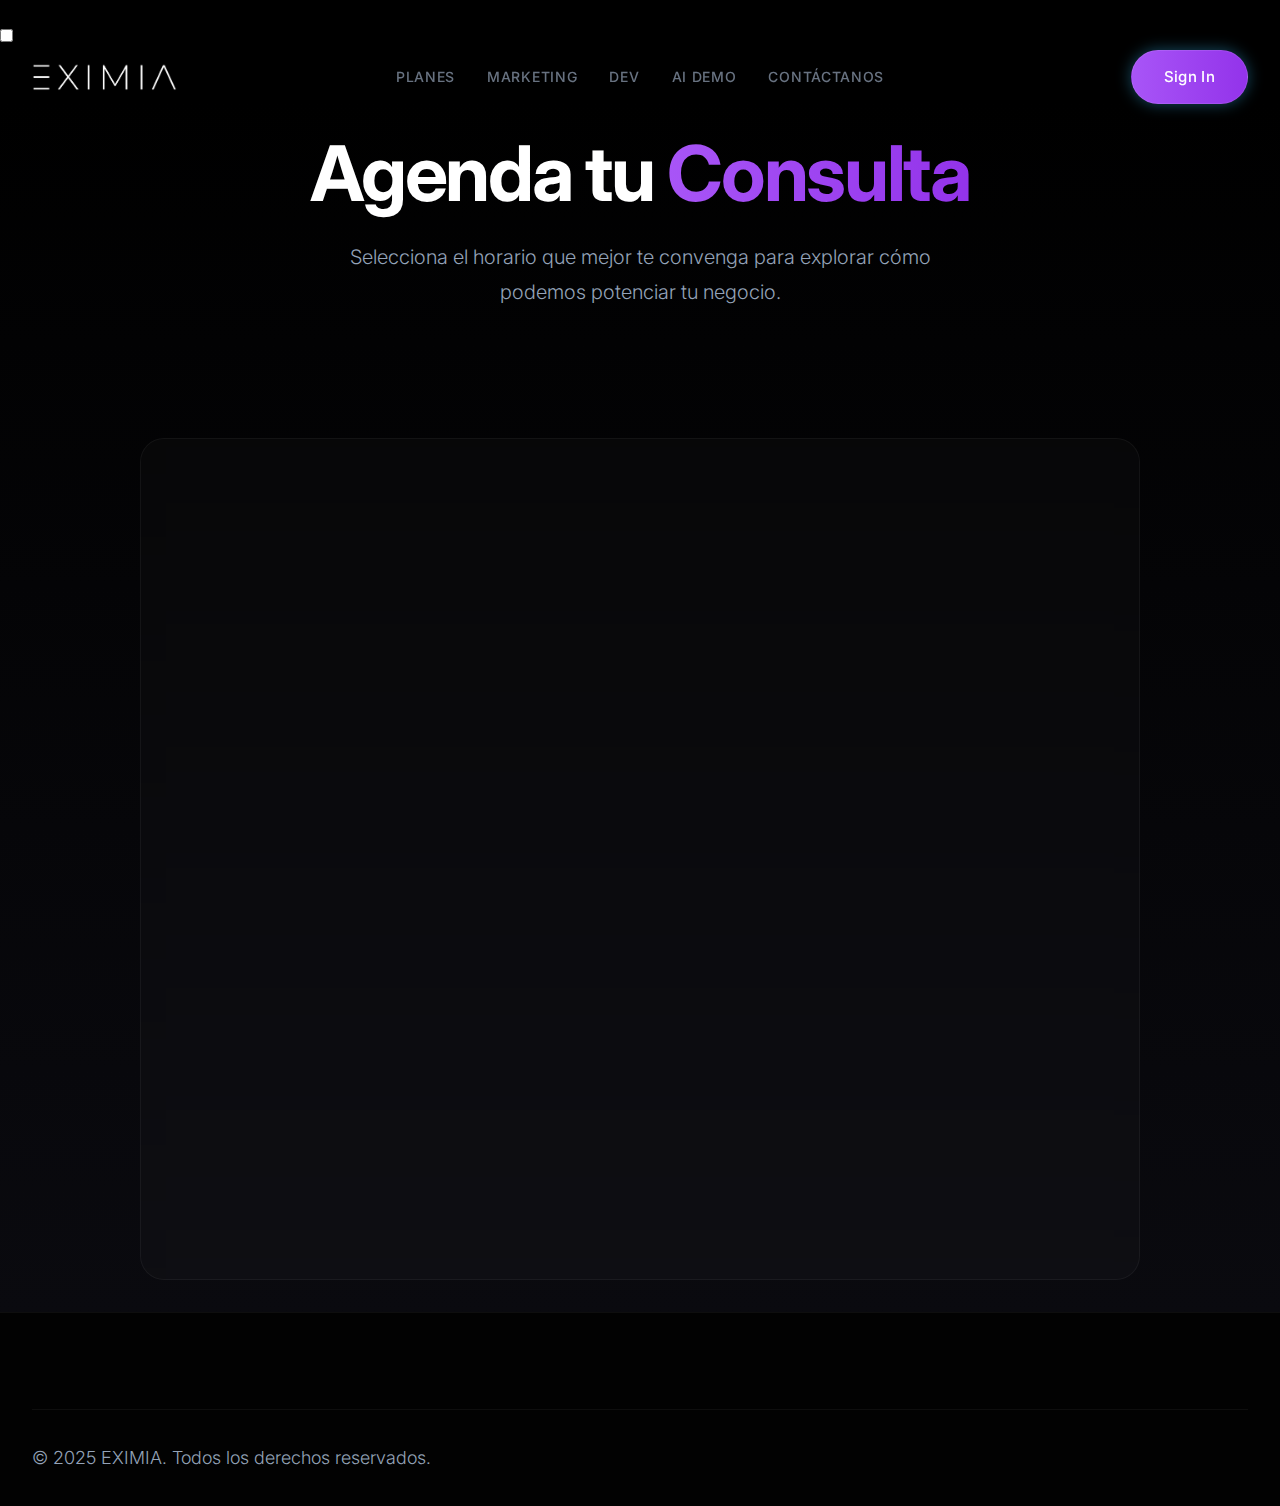
<file: agendar.html>
<!DOCTYPE html>
<html lang="es">

<head>
    <meta charset="UTF-8">
    <meta name="viewport" content="width=device-width, initial-scale=1.0, maximum-scale=1.0, user-scalable=no">
    <meta name="description" content="Agenda una llamada con EXIMIA para digitalizar y automatizar tu negocio con IA.">
    <title>Agendar Llamada - EXIMIA</title>

    <!-- Google Fonts -->
    <link rel="preconnect" href="https://fonts.googleapis.com">
    <link rel="preconnect" href="https://fonts.gstatic.com" crossorigin>
    <link href="https://fonts.googleapis.com/css2?family=Inter:wght@300;400;600;700;800&display=swap" rel="stylesheet">

    <link rel="stylesheet" href="styles.css?v=ios4">

    <style>
        /* Custom styles for this page */
        .page-container {
            padding-top: 100px;
            /* Space for navbar */
            min-height: 100vh;
            display: flex;
            flex-direction: column;
        }

        .booking-section {
            flex: 1;
            padding: 2rem 0;
            background: linear-gradient(to bottom, #000, #0a0a0f);
        }

        .booking-card {
            background: rgba(255, 255, 255, 0.02);
            border: 1px solid rgba(255, 255, 255, 0.05);
            border-radius: var(--radius-xl);
            padding: 1rem;
            max-width: 1000px;
            margin: 0 auto;
            backdrop-filter: blur(10px);
            min-height: 800px;
        }

        /* Mobile adjustments for booking card */
        @media (max-width: 768px) {
            .booking-card {
                padding: 0;
                background: transparent;
                border: none;
                backdrop-filter: none;
            }
        }
    </style>
</head>

<body>
    <!-- Navigation -->
    <!-- Navigation (Injected by navbar.js) -->
    <nav class="navbar" id="navbar"></nav>

    <div class="page-container">
        <section class="booking-section">
            <div class="container">
                <div class="section-header center" style="margin-bottom: 2rem;">
                    <h1 class="section-title">Agenda tu <span class="gradient-text">Consulta</span></h1>
                    <p class="section-subtitle">Selecciona el horario que mejor te convenga para explorar cómo podemos
                        potenciar tu negocio.</p>
                </div>

                <div class="booking-card">
                    <iframe src="https://api.leadconnectorhq.com/widget/booking/35Th04wvDuT1qd2UWuP7"
                        style="width: 100%;border:none;overflow: hidden; height: 800px;" scrolling="no"
                        id="35Th04wvDuT1qd2UWuP7_1765500383773"></iframe>
                    <script src="https://link.msgsndr.com/js/form_embed.js" type="text/javascript"></script>
                </div>
            </div>
        </section>

        <!-- Footer -->
        <footer class="footer" style="margin-top: 0;">
            <div class="container">
                <div class="footer-bottom">
                    <p>© 2025 EXIMIA. Todos los derechos reservados.</p>
                </div>
            </div>
        </footer>
    </div>
    <script src="navbar.js?v=aidemo5"></script>
    <script src="script.js"></script>
    <!-- Chat Widget -->
    <script src="chat-widget.js?v=mobilefix"></script>
</body>

</html>
</file>
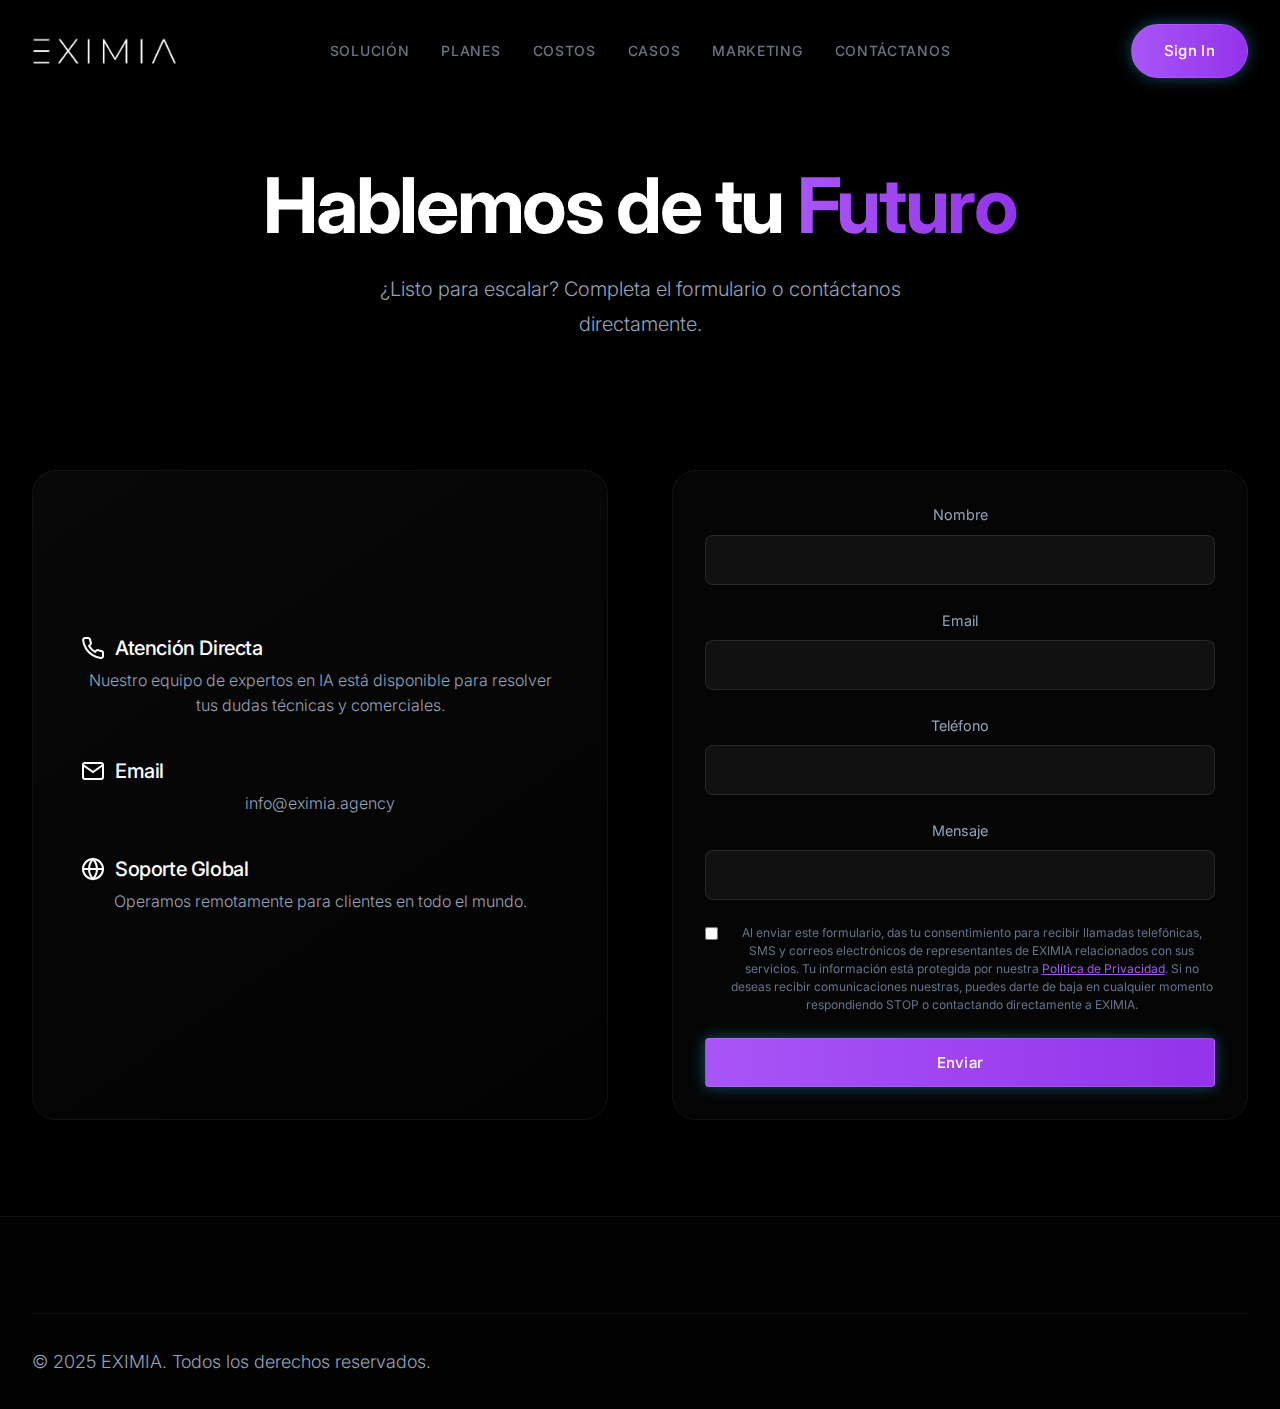
<file: contacto.html>
<!DOCTYPE html>
<html lang="es">

<head>
    <meta charset="UTF-8">
    <meta name="viewport" content="width=device-width, initial-scale=1.0, maximum-scale=1.0, user-scalable=no">
    <meta name="description"
        content="Contacta a EXIMIA. Estamos listos para ayudarte a transformar tu negocio con automatización inteligente.">
    <title>Contacto - EXIMIA</title>

    <!-- Google Fonts -->
    <link rel="preconnect" href="https://fonts.googleapis.com">
    <link rel="preconnect" href="https://fonts.gstatic.com" crossorigin>
    <link href="https://fonts.googleapis.com/css2?family=Inter:wght@300;400;600;700;800&display=swap" rel="stylesheet">

    <link rel="stylesheet" href="styles.css">

    <style>
        /* Custom styles for contact page */
        .contact-page {
            padding-top: 100px;
            /* Space for navbar */
            min-height: 100vh;
            display: flex;
            flex-direction: column;
            background: #000;
        }

        .contact-hero {
            padding: 4rem 0 2rem;
            text-align: center;
        }

        .contact-grid {
            display: grid;
            grid-template-columns: 1fr 1fr;
            gap: 4rem;
            margin-top: 2rem;
            margin-bottom: 4rem;
        }

        /* Left Column: Info */
        .contact-info-card {
            background: linear-gradient(145deg, rgba(255, 255, 255, 0.03) 0%, rgba(255, 255, 255, 0.01) 100%);
            border: 1px solid rgba(255, 255, 255, 0.05);
            border-radius: var(--radius-xl);
            padding: 3rem;
            height: 100%;
            display: flex;
            flex-direction: column;
            justify-content: center;
        }

        .info-item {
            margin-bottom: 2.5rem;
        }

        .info-item h3 {
            font-size: 1.25rem;
            margin-bottom: 0.5rem;
            color: white;
            display: flex;
            align-items: center;
            gap: 10px;
        }

        .info-item p {
            color: var(--text-secondary);
            font-size: 1rem;
            line-height: 1.6;
        }

        .info-item .highlight {
            color: var(--accent-blue);
            font-weight: 600;
        }

        /* Right Column: Form */
        .contact-form-container {
            background: rgba(255, 255, 255, 0.02);
            border: 1px solid rgba(255, 255, 255, 0.05);
            border-radius: var(--radius-xl);
            padding: 2rem;
            backdrop-filter: blur(10px);
        }

        /* Form Styling to match aesthetic */
        .form-group {
            margin-bottom: 1.5rem;
        }

        .form-label {
            display: block;
            margin-bottom: 0.5rem;
            color: var(--text-secondary);
            font-size: 0.9rem;
        }

        .form-input {
            width: 100%;
            padding: 1rem;
            background: rgba(255, 255, 255, 0.05);
            border: 1px solid rgba(255, 255, 255, 0.1);
            border-radius: var(--radius-md);
            color: white;
            font-family: inherit;
            transition: all 0.2s;
        }

        .form-input:focus {
            outline: none;
            border-color: var(--accent-blue);
            background: rgba(255, 255, 255, 0.08);
        }

        .consent-text {
            font-size: 0.75rem;
            color: var(--text-tertiary);
            line-height: 1.5;
            margin-top: 1rem;
            margin-bottom: 1.5rem;
            display: flex;
            gap: 10px;
            align-items: flex-start;
        }

        .consent-checkbox {
            margin-top: 3px;
        }

        @media (max-width: 900px) {
            .contact-grid {
                grid-template-columns: 1fr;
                gap: 2rem;
            }

            .contact-info-card {
                padding: 2rem;
            }
        }
    </style>
</head>

<body>
    <!-- Navigation -->
    <nav class="navbar" id="navbar">
        <div class="container">
            <div class="nav-content">
                <div class="logo">
                    <a href="index.html"><img src="logo.png" alt="EXIMIA"></a>
                </div>

                <ul class="nav-links" id="navLinks">
                    <li><a href="index.html#solucion">Solución</a></li>
                    <li><a href="index.html#planes">Planes</a></li>
                    <li><a href="index.html#costos">Costos</a></li>
                    <li><a href="index.html#casos">Casos</a></li>
                    <li><a href="marketing.html">Marketing</a></li>
                    <li><a href="contacto.html" class="active">Contáctanos</a></li>
                </ul>

                <div class="nav-cta">
                    <a href="https://crm.eximia.agency/" class="btn btn-primary">Sign In</a>
                </div>

                <button class="hamburger" id="hamburger" aria-label="Toggle menu">
                    <span></span>
                    <span></span>
                    <span></span>
                </button>
            </div>
        </div>
    </nav>

    <div class="contact-page">
        <section class="contact-hero">
            <div class="container">
                <h1 class="section-title">Hablemos de tu <span class="gradient-text">Futuro</span></h1>
                <p class="section-subtitle">¿Listo para escalar? Completa el formulario o contáctanos directamente.</p>

                <div class="contact-grid">
                    <!-- Left: Contact Info -->
                    <div class="contact-info-card">
                        <div class="info-item">
                            <h3>
                                <svg width="24" height="24" viewBox="0 0 24 24" fill="none" stroke="currentColor"
                                    stroke-width="2">
                                    <path
                                        d="M22 16.92v3a2 2 0 0 1-2.18 2 19.79 19.79 0 0 1-8.63-3.07 19.5 19.5 0 0 1-6-6 19.79 19.79 0 0 1-3.07-8.67A2 2 0 0 1 4.11 2h3a2 2 0 0 1 2 1.72 12.84 12.84 0 0 0 .7 2.81 2 2 0 0 1-.45 2.11L8.09 9.91a16 16 0 0 0 6 6l1.27-1.27a2 2 0 0 1 2.11-.45 12.84 12.84 0 0 0 2.81.7A2 2 0 0 1 22 16.92z">
                                    </path>
                                </svg>
                                Atención Directa
                            </h3>
                            <p>Nuestro equipo de expertos en IA está disponible para resolver tus dudas técnicas y
                                comerciales.</p>
                        </div>

                        <div class="info-item">
                            <h3>
                                <svg width="24" height="24" viewBox="0 0 24 24" fill="none" stroke="currentColor"
                                    stroke-width="2">
                                    <path
                                        d="M4 4h16c1.1 0 2 .9 2 2v12c0 1.1-.9 2-2 2H4c-1.1 0-2-.9-2-2V6c0-1.1.9-2 2-2z">
                                    </path>
                                    <polyline points="22,6 12,13 2,6"></polyline>
                                </svg>
                                Email
                            </h3>
                            <p>info@eximia.agency</p>
                        </div>

                        <div class="info-item">
                            <h3>
                                <svg width="24" height="24" viewBox="0 0 24 24" fill="none" stroke="currentColor"
                                    stroke-width="2">
                                    <circle cx="12" cy="12" r="10"></circle>
                                    <path d="M2 12h20"></path>
                                    <path
                                        d="M12 2a15.3 15.3 0 0 1 4 10 15.3 15.3 0 0 1-4 10 15.3 15.3 0 0 1-4-10 15.3 15.3 0 0 1 4-10z">
                                    </path>
                                </svg>
                                Soporte Global
                            </h3>
                            <p>Operamos remotamente para clientes en todo el mundo.</p>
                        </div>
                    </div>

                    <div class="contact-form-container">
                        <form action="#" method="POST" class="native-contact-form">
                            <div class="form-group">
                                <label for="first_name" class="form-label">Nombre</label>
                                <input type="text" id="first_name" name="first_name" class="form-input" required>
                            </div>

                            <div class="form-group">
                                <label for="email" class="form-label">Email</label>
                                <input type="email" id="email" name="email" class="form-input" required>
                            </div>

                            <div class="form-group">
                                <label for="phone" class="form-label">Teléfono</label>
                                <input type="tel" id="phone" name="phone" class="form-input" placeholder="">
                            </div>

                            <div class="form-group">
                                <label for="message" class="form-label">Mensaje</label>
                                <input type="text" id="message" name="message" class="form-input">
                            </div>

                            <div class="consent-text">
                                <input type="checkbox" id="consent" name="consent" class="consent-checkbox" required>
                                <label for="consent">
                                    Al enviar este formulario, das tu consentimiento para recibir llamadas telefónicas,
                                    SMS y correos electrónicos de representantes de EXIMIA relacionados con sus
                                    servicios. Tu información está protegida por nuestra <a href="privacy-policy.html"
                                        style="color: var(--accent-blue); text-decoration: underline;">Política de
                                        Privacidad</a>. Si no deseas recibir comunicaciones nuestras, puedes darte de
                                    baja en cualquier momento respondiendo STOP o contactando directamente a EXIMIA.
                                </label>
                            </div>

                            <button type="submit" class="btn btn-primary btn-block"
                                style="width: 100%; border-radius: 4px;">Enviar</button>
                        </form>
                    </div>
                </div>
            </div>
        </section>

        <footer class="footer" style="margin-top: 0;">
            <div class="container">
                <div class="footer-bottom">
                    <p>© 2025 EXIMIA. Todos los derechos reservados.</p>
                </div>
            </div>
        </footer>
    </div>

    <!-- Script to adjust iframe height automatically if possible -->
    <script>
        window.addEventListener('message', function (e) {
            // Handle iframe resizing messages from GHL if applicable
        });
    </script>
    <script src="script.js"></script>
</body>

</html>
</file>
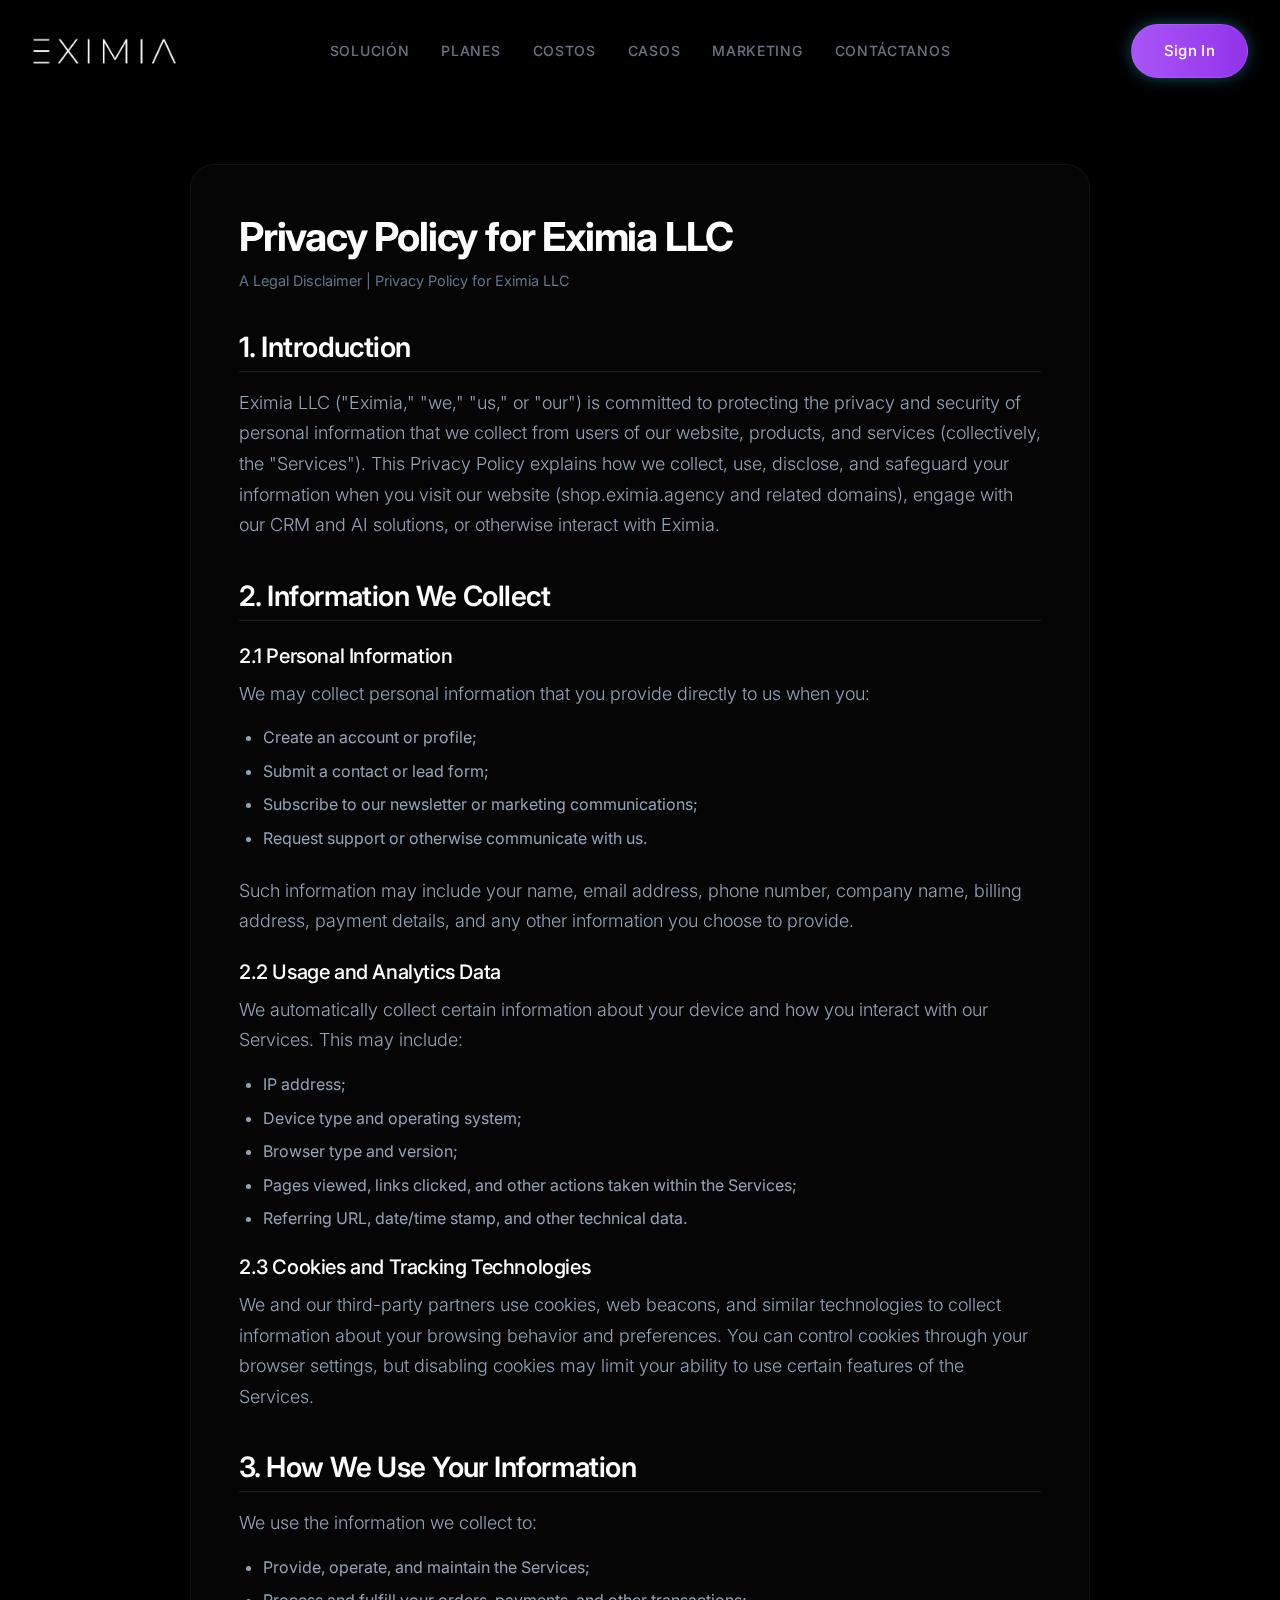
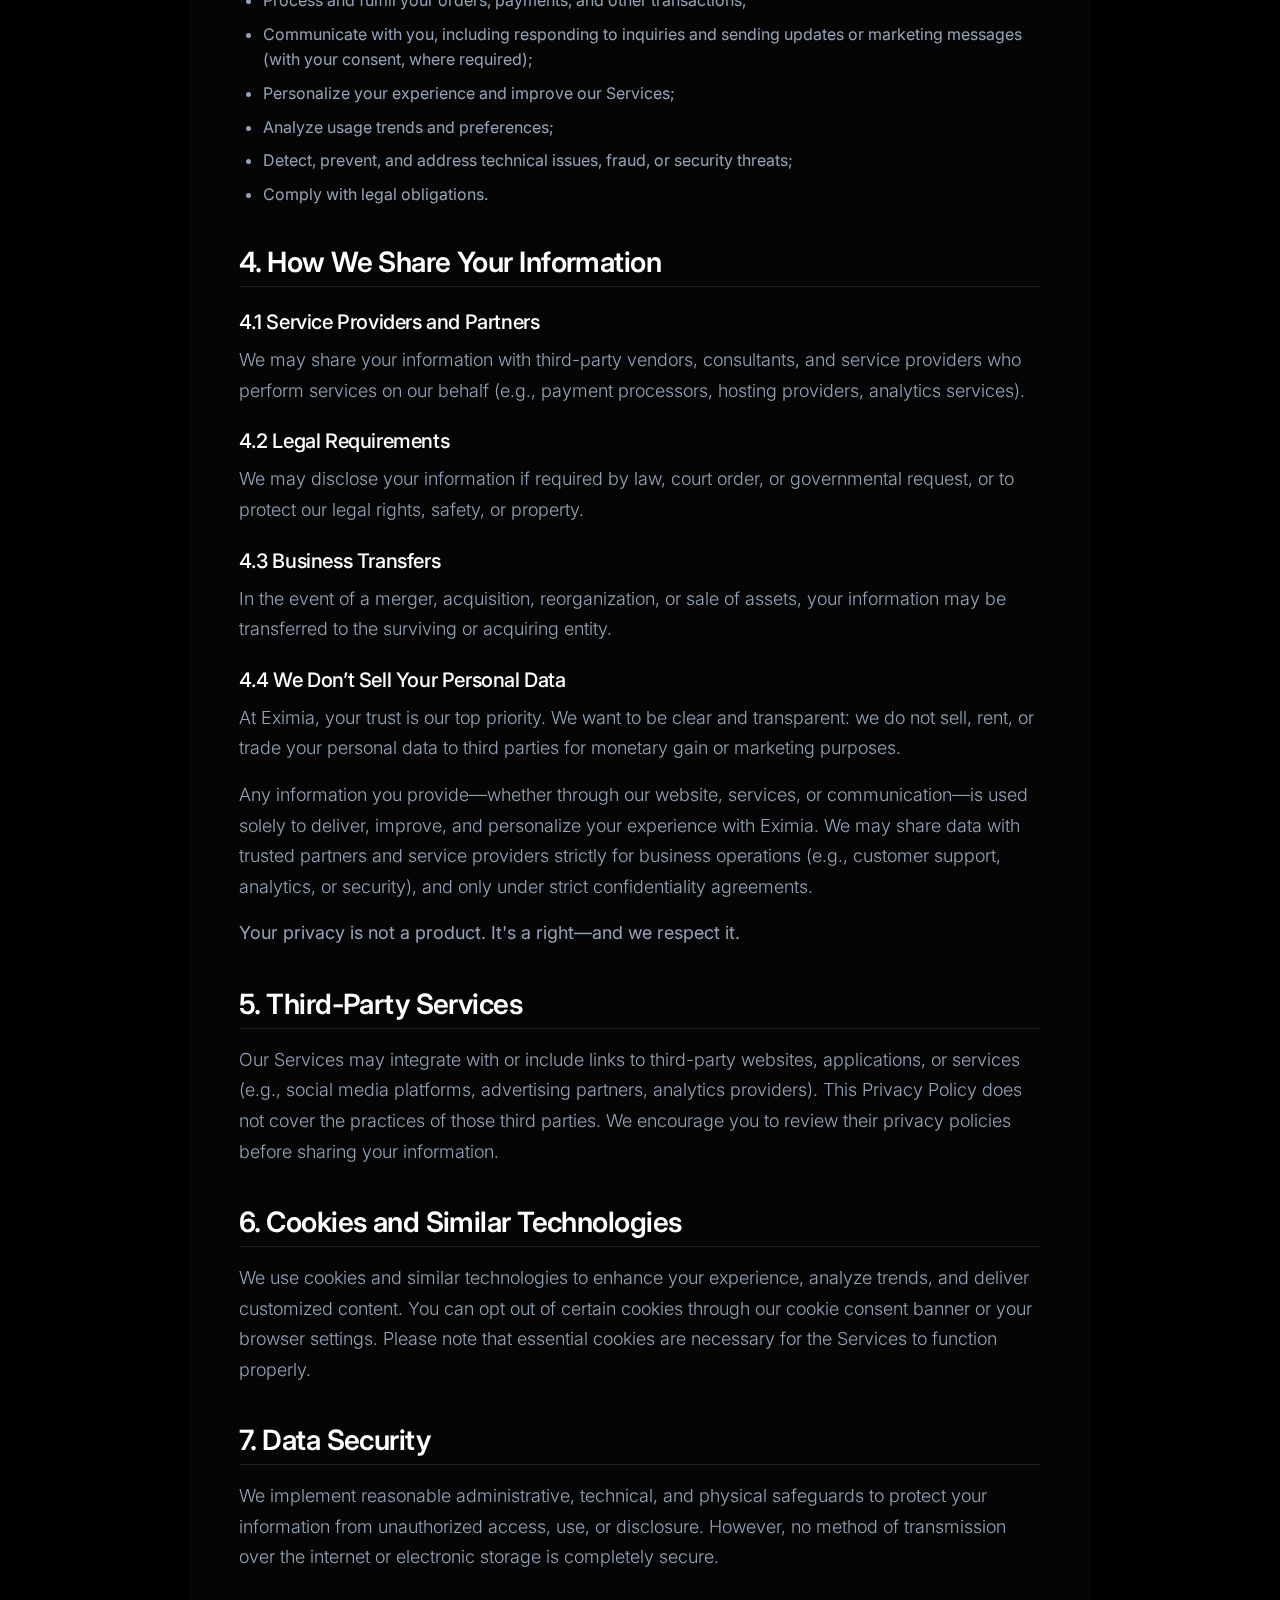
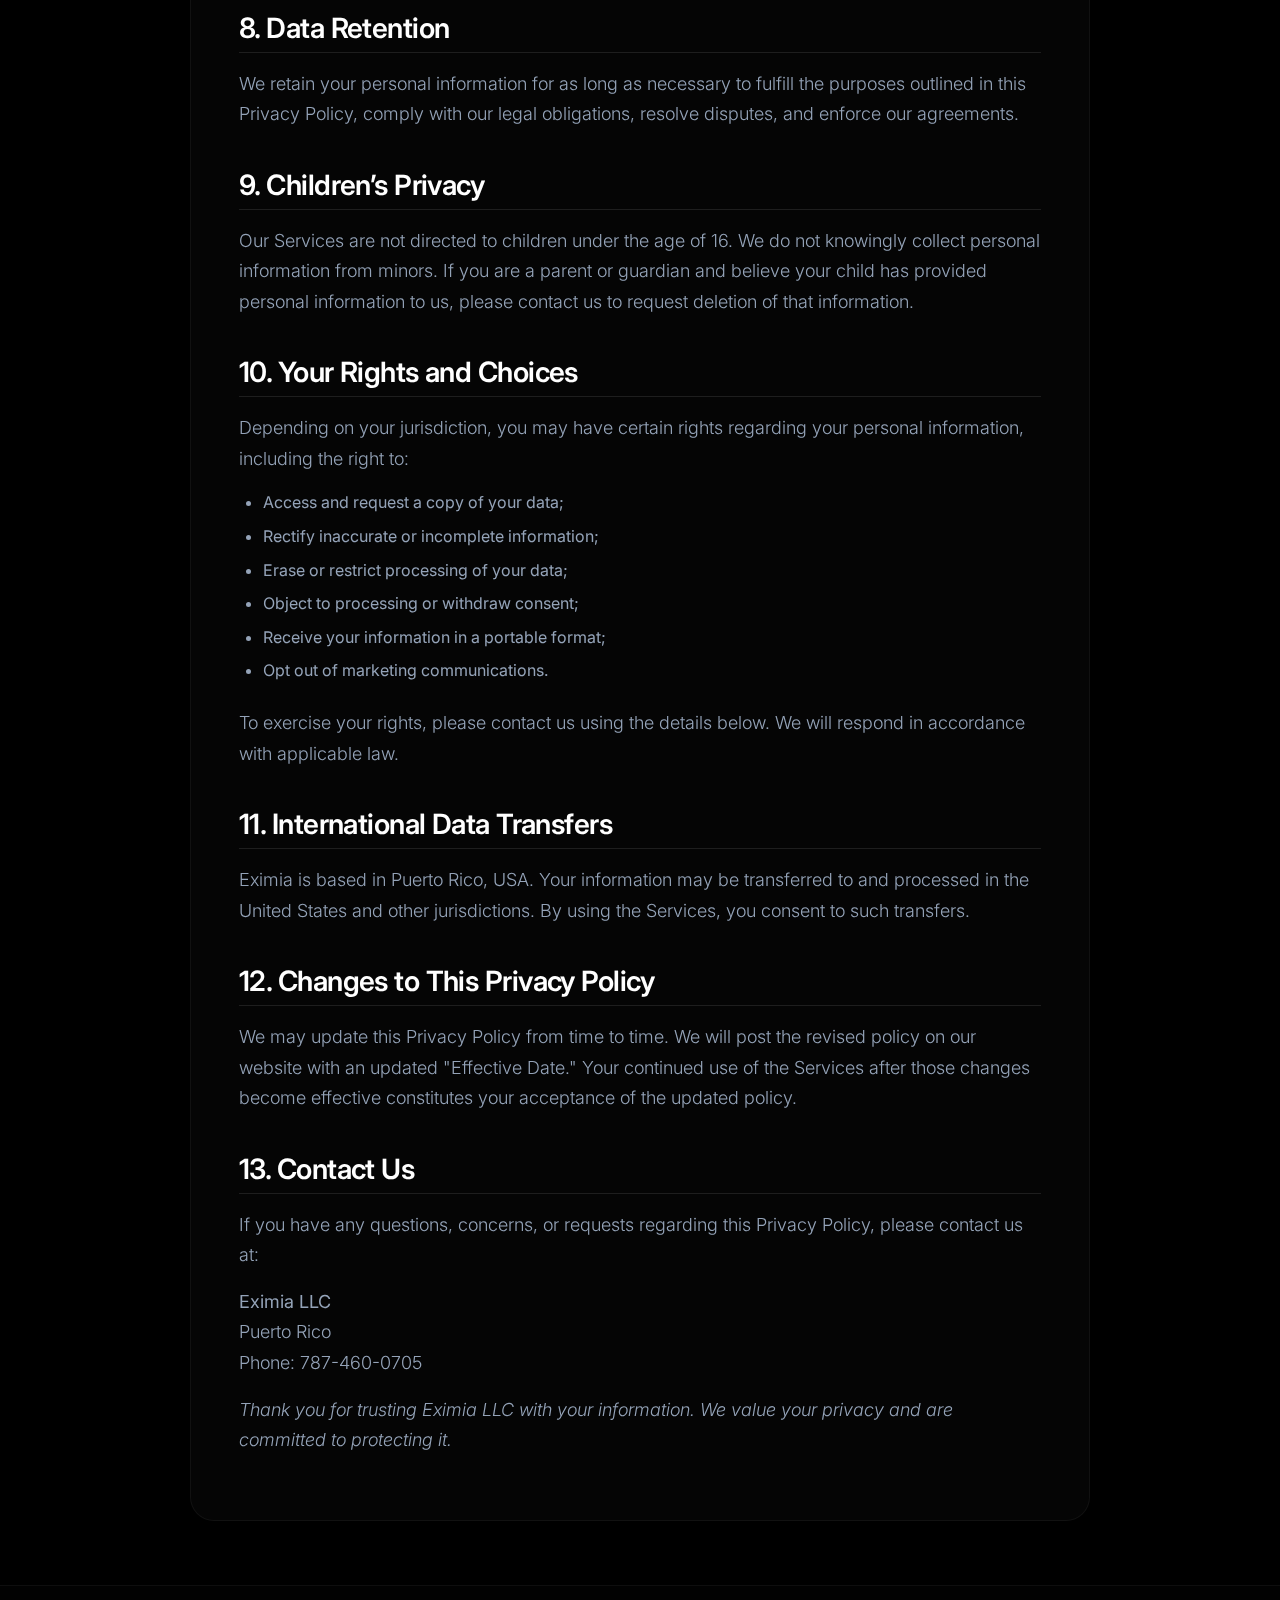
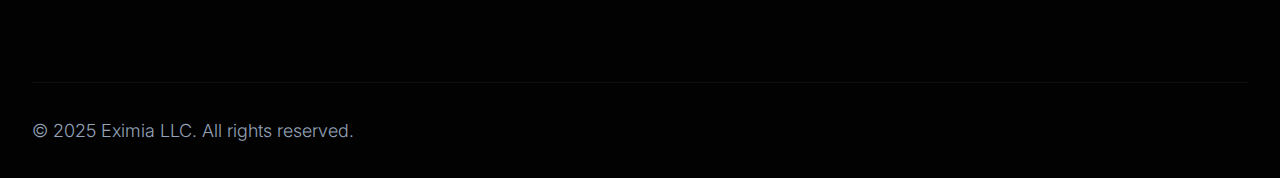
<file: privacy-policy.html>
<!DOCTYPE html>
<html lang="en">

<head>
    <meta charset="UTF-8">
    <meta name="viewport" content="width=device-width, initial-scale=1.0, maximum-scale=1.0, user-scalable=no">
    <meta name="description"
        content="Privacy Policy for Eximia LLC. Learn how we collect, use, and protect your personal information.">
    <title>Privacy Policy - EXIMIA</title>

    <!-- Google Fonts -->
    <link rel="preconnect" href="https://fonts.googleapis.com">
    <link rel="preconnect" href="https://fonts.gstatic.com" crossorigin>
    <link href="https://fonts.googleapis.com/css2?family=Inter:wght@300;400;600;700;800&display=swap" rel="stylesheet">

    <link rel="stylesheet" href="styles.css">

    <style>
        /* Custom styles for Policy Page */
        .page-container {
            padding-top: 100px;
            min-height: 100vh;
            display: flex;
            flex-direction: column;
            background: #000;
        }

        .policy-section {
            flex: 1;
            padding: 4rem 0;
            color: var(--text-secondary);
        }

        .policy-content {
            background: rgba(255, 255, 255, 0.02);
            border: 1px solid rgba(255, 255, 255, 0.05);
            border-radius: var(--radius-xl);
            padding: 3rem;
            max-width: 900px;
            margin: 0 auto;
            backdrop-filter: blur(10px);
        }

        .policy-content h1 {
            color: white;
            font-size: 2.5rem;
            margin-bottom: 0.5rem;
            line-height: 1.2;
        }

        .policy-content h2 {
            color: white;
            font-size: 1.75rem;
            margin-top: 2.5rem;
            margin-bottom: 1rem;
            border-bottom: 1px solid rgba(255, 255, 255, 0.1);
            padding-bottom: 0.5rem;
        }

        .policy-content h3 {
            color: white;
            font-size: 1.25rem;
            margin-top: 1.5rem;
            margin-bottom: 0.75rem;
        }

        .policy-content p {
            margin-bottom: 1rem;
            line-height: 1.7;
        }

        .policy-content ul {
            margin-bottom: 1.5rem;
            padding-left: 1.5rem;
            list-style-type: disc;
        }

        .policy-content li {
            margin-bottom: 0.5rem;
        }

        .last-updated {
            display: block;
            margin-bottom: 2rem;
            font-size: 0.9rem;
            color: var(--text-tertiary);
        }

        @media (max-width: 768px) {
            .policy-content {
                padding: 1.5rem;
                margin: 0 1rem;
            }

            .policy-content h1 {
                font-size: 2rem;
            }

            .policy-content h2 {
                font-size: 1.5rem;
            }
        }
    </style>
</head>

<body>
    <!-- Navigation -->
    <nav class="navbar" id="navbar">
        <div class="container">
            <div class="nav-content">
                <div class="logo">
                    <a href="index.html"><img src="logo.png" alt="EXIMIA"></a>
                </div>

                <ul class="nav-links" id="navLinks">
                    <li><a href="index.html#solucion">Solución</a></li>
                    <li><a href="index.html#planes">Planes</a></li>
                    <li><a href="index.html#costos">Costos</a></li>
                    <li><a href="index.html#casos">Casos</a></li>
                    <li><a href="marketing.html">Marketing</a></li>
                    <li><a href="contacto.html">Contáctanos</a></li>
                </ul>

                <div class="nav-cta">
                    <a href="https://crm.eximia.agency/" class="btn btn-primary">Sign In</a>
                </div>

                <button class="hamburger" id="hamburger" aria-label="Toggle menu">
                    <span></span>
                    <span></span>
                    <span></span>
                </button>
            </div>
        </div>
    </nav>

    <div class="page-container">
        <section class="policy-section">
            <div class="container">
                <div class="policy-content">
                    <h1>Privacy Policy for Eximia LLC</h1>
                    <span class="last-updated">A Legal Disclaimer | Privacy Policy for Eximia LLC</span>

                    <h2>1. Introduction</h2>
                    <p>Eximia LLC ("Eximia," "we," "us," or "our") is committed to protecting the privacy and security
                        of personal information that we collect from users of our website, products, and services
                        (collectively, the "Services"). This Privacy Policy explains how we collect, use, disclose, and
                        safeguard your information when you visit our website (shop.eximia.agency and related domains),
                        engage with our CRM and AI solutions, or otherwise interact with Eximia.</p>

                    <h2>2. Information We Collect</h2>

                    <h3>2.1 Personal Information</h3>
                    <p>We may collect personal information that you provide directly to us when you:</p>
                    <ul>
                        <li>Create an account or profile;</li>
                        <li>Submit a contact or lead form;</li>
                        <li>Subscribe to our newsletter or marketing communications;</li>
                        <li>Request support or otherwise communicate with us.</li>
                    </ul>
                    <p>Such information may include your name, email address, phone number, company name, billing
                        address, payment details, and any other information you choose to provide.</p>

                    <h3>2.2 Usage and Analytics Data</h3>
                    <p>We automatically collect certain information about your device and how you interact with our
                        Services. This may include:</p>
                    <ul>
                        <li>IP address;</li>
                        <li>Device type and operating system;</li>
                        <li>Browser type and version;</li>
                        <li>Pages viewed, links clicked, and other actions taken within the Services;</li>
                        <li>Referring URL, date/time stamp, and other technical data.</li>
                    </ul>

                    <h3>2.3 Cookies and Tracking Technologies</h3>
                    <p>We and our third-party partners use cookies, web beacons, and similar technologies to collect
                        information about your browsing behavior and preferences. You can control cookies through your
                        browser settings, but disabling cookies may limit your ability to use certain features of the
                        Services.</p>

                    <h2>3. How We Use Your Information</h2>
                    <p>We use the information we collect to:</p>
                    <ul>
                        <li>Provide, operate, and maintain the Services;</li>
                        <li>Process and fulfill your orders, payments, and other transactions;</li>
                        <li>Communicate with you, including responding to inquiries and sending updates or marketing
                            messages (with your consent, where required);</li>
                        <li>Personalize your experience and improve our Services;</li>
                        <li>Analyze usage trends and preferences;</li>
                        <li>Detect, prevent, and address technical issues, fraud, or security threats;</li>
                        <li>Comply with legal obligations.</li>
                    </ul>

                    <h2>4. How We Share Your Information</h2>

                    <h3>4.1 Service Providers and Partners</h3>
                    <p>We may share your information with third-party vendors, consultants, and service providers who
                        perform services on our behalf (e.g., payment processors, hosting providers, analytics
                        services).</p>

                    <h3>4.2 Legal Requirements</h3>
                    <p>We may disclose your information if required by law, court order, or governmental request, or to
                        protect our legal rights, safety, or property.</p>

                    <h3>4.3 Business Transfers</h3>
                    <p>In the event of a merger, acquisition, reorganization, or sale of assets, your information may be
                        transferred to the surviving or acquiring entity.</p>

                    <h3>4.4 We Don’t Sell Your Personal Data</h3>
                    <p>At Eximia, your trust is our top priority. We want to be clear and transparent: we do not sell,
                        rent, or trade your personal data to third parties for monetary gain or marketing purposes.</p>
                    <p>Any information you provide—whether through our website, services, or communication—is used
                        solely to deliver, improve, and personalize your experience with Eximia. We may share data with
                        trusted partners and service providers strictly for business operations (e.g., customer support,
                        analytics, or security), and only under strict confidentiality agreements.</p>
                    <p><strong>Your privacy is not a product. It's a right—and we respect it.</strong></p>

                    <h2>5. Third-Party Services</h2>
                    <p>Our Services may integrate with or include links to third-party websites, applications, or
                        services (e.g., social media platforms, advertising partners, analytics providers). This Privacy
                        Policy does not cover the practices of those third parties. We encourage you to review their
                        privacy policies before sharing your information.</p>

                    <h2>6. Cookies and Similar Technologies</h2>
                    <p>We use cookies and similar technologies to enhance your experience, analyze trends, and deliver
                        customized content. You can opt out of certain cookies through our cookie consent banner or your
                        browser settings. Please note that essential cookies are necessary for the Services to function
                        properly.</p>

                    <h2>7. Data Security</h2>
                    <p>We implement reasonable administrative, technical, and physical safeguards to protect your
                        information from unauthorized access, use, or disclosure. However, no method of transmission
                        over the internet or electronic storage is completely secure.</p>

                    <h2>8. Data Retention</h2>
                    <p>We retain your personal information for as long as necessary to fulfill the purposes outlined in
                        this Privacy Policy, comply with our legal obligations, resolve disputes, and enforce our
                        agreements.</p>

                    <h2>9. Children’s Privacy</h2>
                    <p>Our Services are not directed to children under the age of 16. We do not knowingly collect
                        personal information from minors. If you are a parent or guardian and believe your child has
                        provided personal information to us, please contact us to request deletion of that information.
                    </p>

                    <h2>10. Your Rights and Choices</h2>
                    <p>Depending on your jurisdiction, you may have certain rights regarding your personal information,
                        including the right to:</p>
                    <ul>
                        <li>Access and request a copy of your data;</li>
                        <li>Rectify inaccurate or incomplete information;</li>
                        <li>Erase or restrict processing of your data;</li>
                        <li>Object to processing or withdraw consent;</li>
                        <li>Receive your information in a portable format;</li>
                        <li>Opt out of marketing communications.</li>
                    </ul>
                    <p>To exercise your rights, please contact us using the details below. We will respond in accordance
                        with applicable law.</p>

                    <h2>11. International Data Transfers</h2>
                    <p>Eximia is based in Puerto Rico, USA. Your information may be transferred to and processed in the
                        United States and other jurisdictions. By using the Services, you consent to such transfers.</p>

                    <h2>12. Changes to This Privacy Policy</h2>
                    <p>We may update this Privacy Policy from time to time. We will post the revised policy on our
                        website with an updated "Effective Date." Your continued use of the Services after those changes
                        become effective constitutes your acceptance of the updated policy.</p>

                    <h2>13. Contact Us</h2>
                    <p>If you have any questions, concerns, or requests regarding this Privacy Policy, please contact us
                        at:</p>
                    <p>
                        <strong>Eximia LLC</strong><br>
                        Puerto Rico<br>
                        Phone: 787-460-0705
                    </p>
                    <p><em>Thank you for trusting Eximia LLC with your information. We value your privacy and are
                            committed to protecting it.</em></p>
                </div>
            </div>
        </section>

        <!-- Footer -->
        <footer class="footer" style="margin-top: 0;">
            <div class="container">
                <div class="footer-bottom">
                    <p>© 2025 Eximia LLC. All rights reserved.</p>
                </div>
            </div>
        </footer>
    </div>
    <script src="script.js"></script>
    <!-- Chat Widget -->
    <script src="https://widgets.leadconnectorhq.com/loader.js"
        data-resources-url="https://widgets.leadconnectorhq.com/chat-widget/loader.js"
        data-widget-id="69028b7e66091b91d9592a2c">
        </script>
</body>

</html>
</file>
<file: styles.css>
/* ================================
   EXIMIA - Ultra Premium "Palantir" Design System
   ================================ */

/* CSS Custom Properties */
:root {
    /* Colors - Palantir Dark Mode (Purple Accent Edition) */
    --bg-primary: #000000;
    --bg-secondary: #050505;
    --bg-tertiary: #0a0a0a;

    --text-primary: #ffffff;
    --text-secondary: #94a3b8;
    --text-tertiary: #64748b;

    /* Electric Purple Accents (Minimalist) */
    --accent-blue: #a855f7;
    /* Now Purple */
    --accent-indigo: #9333ea;
    /* Darker Purple */
    --accent-cyan: #c084fc;
    /* Light Purple */

    /* Gradients */
    --accent-gradient: linear-gradient(90deg, var(--accent-blue), var(--accent-indigo));
    --accent-gradient-subtle: linear-gradient(180deg, rgba(168, 85, 247, 0.1), rgba(147, 51, 234, 0.05));
    --card-gradient: linear-gradient(145deg, rgba(255, 255, 255, 0.03) 0%, rgba(255, 255, 255, 0.01) 100%);

    /* Borders */
    --border-color: rgba(255, 255, 255, 0.08);
    /* Finer, subtler */
    --border-color-hover: rgba(168, 85, 247, 0.3);

    /* Glows */
    --glow-primary: 0 0 20px rgba(168, 85, 247, 0.15);
    --glow-strong: 0 0 30px rgba(168, 85, 247, 0.25);

    /* Typography */
    --font-family: 'Inter', -apple-system, BlinkMacSystemFont, 'Segoe UI', sans-serif;

    /* Spacing */
    --spacing-xs: 0.5rem;
    --spacing-sm: 1rem;
    --spacing-md: 1.5rem;
    --spacing-lg: 2rem;
    --spacing-xl: 3rem;
    --spacing-2xl: 5rem;
    /* Increased for breathing room */
    --spacing-3xl: 8rem;

    --section-padding: 8rem 0;
    --section-padding-mobile: 4rem 0;

    /* Border Radius - Refined */
    --radius-sm: 4px;
    --radius-md: 8px;
    --radius-lg: 12px;
    --radius-xl: 24px;
    --radius-full: 9999px;

    /* Transitions */
    --transition-fast: 200ms cubic-bezier(0.4, 0, 0.2, 1);
    --transition-base: 300ms cubic-bezier(0.4, 0, 0.2, 1);
    --transition-slow: 500ms cubic-bezier(0.4, 0, 0.2, 1);

    /* Container */
    --container-max: 1280px;
    --container-padding: 2rem;
}

/* ================================
   Reset & Base Styles
   ================================ */

/* ================================
   Reset & Base Styles
   ================================ */

* {
    margin: 0;
    padding: 0;
    box-sizing: border-box;
}

html {
    scroll-behavior: smooth;
    -webkit-font-smoothing: antialiased;
    -moz-osx-font-smoothing: grayscale;
    background-color: var(--bg-primary);
}

body {
    font-family: var(--font-family);
    font-size: 16px;
    line-height: 1.6;
    color: var(--text-primary);
    background-color: var(--bg-primary);
    /* Pure Black */
    overflow-x: hidden;
}

img {
    max-width: 100%;
    height: auto;
    display: block;
}

a {
    text-decoration: none;
    color: inherit;
}

ul {
    list-style: none;
}

button {
    font-family: inherit;
    cursor: pointer;
    border: none;
    background: none;
}

/* ================================
   Container & Grid
   ================================ */

.container {
    max-width: var(--container-max);
    margin: 0 auto;
    padding: 0 var(--container-padding);
    position: relative;
    z-index: 10;
}

.grid-2 {
    display: grid;
    grid-template-columns: repeat(2, 1fr);
    gap: var(--spacing-2xl);
    align-items: center;
}

@media (max-width: 768px) {
    .grid-2 {
        grid-template-columns: 1fr;
        gap: var(--spacing-xl);
    }
}

/* ================================
   Typography
   ================================ */

h1,
h2,
h3,
h4,
h5,
h6 {
    font-weight: 600;
    /* Slightly lighter for modern tech feel */
    line-height: 1.1;
    color: var(--text-primary);
    letter-spacing: -0.02em;
}

h1 {
    font-size: clamp(3rem, 6vw, 5.5rem);
    font-weight: 700;
    letter-spacing: -0.03em;
}

h2 {
    font-size: clamp(2.25rem, 5vw, 3.5rem);
}

h3 {
    font-size: clamp(1.25rem, 2.5vw, 1.75rem);
    font-weight: 500;
}

p {
    font-size: 1.125rem;
    line-height: 1.75;
    color: var(--text-secondary);
    font-weight: 300;
}

.gradient-text {
    background: var(--accent-gradient);
    -webkit-background-clip: text;
    -webkit-text-fill-color: transparent;
    background-clip: text;
}

.section-title {
    text-align: center;
    margin-bottom: var(--spacing-md);
}

.section-subtitle {
    text-align: center;
    font-size: 1.25rem;
    color: var(--text-secondary);
    margin-bottom: var(--spacing-3xl);
    max-width: 600px;
    margin-left: auto;
    margin-right: auto;
}

/* ================================
   Buttons
   ================================ */

.btn {
    display: inline-flex;
    align-items: center;
    justify-content: center;
    padding: 0.875rem 2rem;
    font-size: 0.9375rem;
    font-weight: 500;
    border-radius: var(--radius-full);
    /* More pill-shaped */
    transition: all var(--transition-base);
    position: relative;
    overflow: hidden;
    white-space: nowrap;
    letter-spacing: 0.02em;
}

.btn-primary {
    background: var(--accent-gradient);
    color: #fff;
    /* Always white on gradient */
    box-shadow: 0 0 15px rgba(56, 189, 248, 0.4);
    /* Cold glow */
    border: 1px solid rgba(255, 255, 255, 0.1);
}

.btn-primary:hover {
    transform: translateY(-2px);
    box-shadow: 0 0 25px rgba(56, 189, 248, 0.6);
}

.btn-primary::before {
    content: '';
    position: absolute;
    top: 0;
    left: -100%;
    width: 100%;
    height: 100%;
    background: linear-gradient(90deg, transparent, rgba(255, 255, 255, 0.4), transparent);
    transition: left 600ms ease;
}

.btn-primary:hover::before {
    left: 100%;
}

.btn-outline {
    background: rgba(255, 255, 255, 0.02);
    color: var(--text-primary);
    border: 1px solid var(--border-color);
    backdrop-filter: blur(4px);
}

.btn-outline:hover {
    border-color: var(--accent-blue);
    background: rgba(56, 189, 248, 0.05);
    box-shadow: 0 0 15px rgba(56, 189, 248, 0.1);
    transform: translateY(-2px);
}

.btn-large {
    padding: 1.25rem 3rem;
    font-size: 1.0625rem;
}

.btn-block {
    width: 100%;
}

.btn-hero-violet {
    background: linear-gradient(135deg, #a855f7 0%, #7e22ce 100%);
    color: #ffffff;
    box-shadow: 0 0 20px rgba(168, 85, 247, 0.5);
    border: 1px solid rgba(168, 85, 247, 0.4);
    min-width: 200px;
    /* Make it substantial */
    font-weight: 600;
}

.btn-hero-violet:hover {
    background: linear-gradient(135deg, #9333ea 0%, #6b21a8 100%);
    box-shadow: 0 0 35px rgba(168, 85, 247, 0.7);
    transform: translateY(-2px);
    border-color: rgba(168, 85, 247, 0.8);
}

.btn-hero-violet::before {
    content: '';
    position: absolute;
    top: 0;
    left: -100%;
    width: 100%;
    height: 100%;
    background: linear-gradient(90deg, transparent, rgba(255, 255, 255, 0.4), transparent);
    transition: left 600ms ease;
}

.btn-hero-violet:hover::before {
    left: 100%;
}

/* ================================
   Navigation
   ================================ */

.navbar {
    position: fixed;
    top: 0;
    left: 0;
    right: 0;
    z-index: 1000;
    padding: 1.5rem 0;
    transition: all var(--transition-base);
    border-bottom: 1px solid transparent;
}

.navbar.scrolled {
    background: rgba(0, 0, 0, 0.7);
    backdrop-filter: blur(20px);
    border-bottom: 1px solid var(--border-color);
    padding: 1rem 0;
}

.nav-content {
    display: flex;
    align-items: center;
    justify-content: space-between;
    position: relative;
    /* For absolute centering */
}

.logo {
    display: flex;
    align-items: center;
    z-index: 2;
    /* Keep above links */
}

.logo img {
    height: 28px;
    /* Sleek height for navbar */
    width: auto;
    object-fit: contain;
}

.nav-links {
    display: flex;
    gap: 2rem;
    /* Cleaner, tighter gap */
    align-items: center;
    position: absolute;
    /* Technical Centering */
    left: 50%;
    transform: translateX(-50%);
}

.nav-links a {
    font-size: 0.875rem;
    font-weight: 500;
    text-transform: uppercase;
    letter-spacing: 0.05em;
    color: var(--text-secondary);
    transition: all var(--transition-fast);
    opacity: 0.7;
}

.nav-links a:hover {
    color: white;
    opacity: 1;
    text-shadow: 0 0 10px rgba(168, 85, 247, 0.5);
    /* Purple glow */
}

.nav-cta {
    display: flex;
    gap: var(--spacing-sm);
}

.hamburger {
    display: none;
    flex-direction: column;
    gap: 6px;
    padding: 8px;
}

.hamburger span {
    width: 24px;
    height: 1px;
    /* Thinner lines */
    background: white;
    transition: all var(--transition-base);
}

@media (max-width: 1024px) {
    .nav-links {
        position: fixed;
        top: 0;
        right: -100%;
        left: auto;
        /* Override desktop center */
        transform: none;
        /* Override desktop center */
        width: 100%;
        height: 100vh;
        background: rgba(0, 0, 0, 0.95);
        /* Deep dark overlay */
        backdrop-filter: blur(10px);
        flex-direction: column;
        justify-content: flex-start;
        /* Aling top to avoid centering issues */
        padding-top: 8rem;
        /* Space for close button */
        gap: var(--spacing-xl);
        transition: right var(--transition-slow);
        z-index: 999;
    }

    .nav-links.active {
        right: 0;
    }

    .nav-links a {
        font-size: 1.5rem;
    }

    .hamburger {
        display: flex;
        z-index: 2000;
        position: fixed;
        right: 2rem;
        top: 1.5rem;
    }

    .hamburger.active span:nth-child(1) {
        transform: rotate(45deg) translate(5px, 5px);
    }

    .hamburger.active span:nth-child(2) {
        opacity: 0;
    }


    .hamburger.active span:nth-child(3) {
        transform: rotate(-45deg) translate(5px, -5px);
    }

    .nav-cta {
        display: none;
    }

    .mobile-cta-item {
        display: block !important;
        /* Force show on mobile */
        margin-top: 1rem;
    }
}

/* Base style for mobile button container (hidden on desktop) */
.mobile-cta-item {
    display: none;
}

.hero {
    min-height: 100vh;
    display: flex;
    align-items: center;
    justify-content: center;
    position: relative;
    overflow: hidden;
    padding-top: 4rem;
}

/* Workflow Animation Canvas - Removed
#workflowCanvas { ... } */

/* Gradient overlay - left side for text readability */
.hero-gradient-left {
    position: absolute;
    top: 0;
    left: 0;
    width: 100%;
    height: 100%;
    background: linear-gradient(to right, rgba(0, 0, 0, 0.9) 0%, rgba(0, 0, 0, 0.6) 30%, transparent 60%);
    z-index: 1;
    pointer-events: none;
}

/* Gradient overlay - bottom for fade effect */
.hero-gradient-bottom {
    position: absolute;
    bottom: 0;
    left: 0;
    width: 100%;
    height: 50%;
    background: linear-gradient(to top, rgba(0, 0, 0, 1) 0%, rgba(0, 0, 0, 0.7) 40%, transparent 100%);
    z-index: 1;
    pointer-events: none;
}

/* Legacy gradient - hidden */
.hero-gradient {
    display: none;
}

/* Mobile optimization */
@media (max-width: 768px) {
    .hero-gradient-left {
        background: linear-gradient(to bottom, rgba(0, 0, 0, 0.9) 0%, rgba(0, 0, 0, 0.7) 30%, transparent 70%);
    }

    .hero-content {
        margin-top: -45%;
        /* Pull content up even more */
        transform: translateY(-20px);
    }

    #hero-animation-container {
        top: -15% !important;
        /* Move animation up */
        height: 115% !important;
        /* compensate for the shift */
    }

    .trust-row {
        display: none !important;
    }
}

/* ... */

/* Spotlight Effect Shared Styles */
.step-card,
.plan-card,
.case-card,
.metric,
.testimonial-card,
.cost-row {
    background: rgba(255, 255, 255, 0.02);
    /* Base */
    border: 1px solid var(--border-color);
    position: relative;
    overflow: hidden;
    /* Contain the spotlight */
    transition: border-color var(--transition-base);
}

.step-card::before,
.plan-card::before,
.case-card::before,
.metric::before,
.testimonial-card::before,
.cost-row::before {
    content: '';
    position: absolute;
    top: 0;
    left: 0;
    width: 100%;
    height: 100%;
    background: radial-gradient(800px circle at var(--mouse-x, 50%) var(--mouse-y, 50%),
            rgba(168, 85, 247, 0.15),
            transparent 40%);
    opacity: 0;
    /* Hidden by default, JS toggles/moves it */
    transition: opacity 0.5s ease;
    pointer-events: none;
    z-index: 1;
}

.step-card:hover::before,
.plan-card:hover::before,
.case-card:hover::before,
.metric:hover::before,
.testimonial-card:hover::before,
.cost-row:hover::before {
    opacity: 1;
}

.step-card:hover,
.plan-card:hover,
.case-card:hover,
.metric:hover,
.testimonial-card:hover,
.cost-row:hover {
    border-color: var(--accent-blue);
    background: rgba(255, 255, 255, 0.03);
}

.hero-content {
    position: relative;
    z-index: 2;
    text-align: center;
    max-width: 960px;
    margin: 0 auto;
}

.badge {
    display: inline-block;
    padding: 0.375rem 1rem;
    background: rgba(56, 189, 248, 0.1);
    border: 1px solid rgba(56, 189, 248, 0.2);
    border-radius: var(--radius-full);
    font-size: 0.75rem;
    font-weight: 600;
    letter-spacing: 0.05em;
    color: var(--accent-blue);
    margin-bottom: var(--spacing-lg);
    backdrop-filter: blur(10px);
    text-transform: uppercase;
    margin-top: 4rem;
}

.hero-title {
    margin-bottom: var(--spacing-lg);
    text-shadow: 0 0 50px rgba(255, 255, 255, 0.1);
}

.hero-subtitle {
    font-size: 1.25rem;
    margin-bottom: var(--spacing-xl);
    max-width: 700px;
    margin-left: auto;
    margin-right: auto;
    color: var(--text-secondary);
}

.trust-row {
    display: flex;
    flex-wrap: wrap;
    justify-content: center;
    gap: var(--spacing-xl);
    margin-bottom: var(--spacing-3xl);
    opacity: 0.8;
}

/* Typewriter Effect */
.typewriter-cursor {
    display: inline-block;
    font-weight: 400;
    color: var(--accent-blue);
    margin-left: 2px;
    opacity: 1;
    animation: blink 1s step-end infinite;
}

@keyframes blink {

    0%,
    100% {
        opacity: 1;
    }

    50% {
        opacity: 0;
    }
}

.typewriter-cursor.hidden {
    display: none;
}

.trust-item {
    display: flex;
    align-items: center;
    gap: 0.5rem;
    font-size: 0.875rem;
    font-weight: 500;
    color: var(--text-tertiary);
    text-transform: uppercase;
    letter-spacing: 0.05em;
}

.trust-icon {
    width: 18px;
    height: 18px;
    color: var(--accent-blue);
}

.hero-demo {
    background: rgba(10, 10, 10, 0.8);
    backdrop-filter: blur(20px);
    border: 1px solid var(--border-color);
    border-radius: var(--radius-lg);
    padding: var(--spacing-xl);
    margin-bottom: var(--spacing-2xl);
    text-align: left;
    box-shadow: 0 20px 50px rgba(0, 0, 0, 0.5);
    max-width: 700px;
    margin-left: auto;
    margin-right: auto;
}

.demo-label {
    display: block;
    font-size: 1.1rem;
    /* Larger */
    font-weight: 500;
    letter-spacing: 0.02em;
    text-transform: none;
    /* Remove uppercase for cleaner look */
    margin-bottom: 1.5rem;
    color: var(--text-secondary);
    /* Brighter than tertiary */
    text-align: center;
    /* Center alignment */
}



.cta-row {
    display: flex;
    gap: var(--spacing-md);
    justify-content: center;
    flex-wrap: wrap;
    margin-bottom: var(--spacing-lg);
}

.hero-microcopy {
    font-size: 0.8125rem;
    color: var(--text-tertiary);
    text-transform: uppercase;
    letter-spacing: 0.1em;
    opacity: 0.5;
}

/* ================================
   Problem → Solution
   ================================ */

.problem-solution {
    padding: var(--section-padding);
    background: var(--bg-primary);
    border-top: 1px solid var(--border-color);
}

.problem {
    position: relative;
    padding-right: var(--spacing-xl);
}

.problem-list li {
    padding: 1rem 0;
    padding-left: 2rem;
    position: relative;
    color: var(--text-secondary);
    font-size: 1.125rem;
    border-bottom: 1px solid rgba(255, 255, 255, 0.03);
}

.problem-list li:last-child {
    border-bottom: none;
}

.problem-list li::before {
    content: '';
    position: absolute;
    left: 6px;
    top: 50%;
    transform: translateY(-50%);
    width: 6px;
    height: 6px;
    background: #ef4444;
    /* Alert red */
    border-radius: 50%;
    box-shadow: 0 0 10px rgba(239, 68, 68, 0.4);
}

.solution p {
    font-size: 1.5rem;
    font-weight: 300;
    color: white;
    margin-bottom: var(--spacing-xl);
}

/* Metric Cards - Technical Look */
.metrics {
    display: grid;
    grid-template-columns: repeat(auto-fit, minmax(150px, 1fr));
    gap: var(--spacing-md);
}

.metric {
    text-align: left;
    padding: 1.5rem;
    background: linear-gradient(145deg, rgba(255, 255, 255, 0.03), rgba(255, 255, 255, 0.01));
    border: 1px solid var(--border-color);
    border-radius: var(--radius-md);
}

.metric-value {
    font-size: 2.5rem;
    font-weight: 700;
    color: white;
    /* Clean white numbers */
    margin-bottom: 0.25rem;
    letter-spacing: -0.05em;
    font-feature-settings: "tnum";
    font-variant-numeric: tabular-nums;
}

.metric-label {
    font-size: 0.75rem;
    color: var(--text-tertiary);
    text-transform: uppercase;
    letter-spacing: 0.05em;
}

/* ================================
   How It Works
   ================================ */

.how-it-works {
    padding: var(--section-padding);
    background: var(--bg-secondary);
    border-top: 1px solid var(--border-color);
    border-bottom: 1px solid var(--border-color);
}

.steps {
    display: grid;
    grid-template-columns: repeat(auto-fit, minmax(300px, 1fr));
    gap: var(--spacing-xl);
    margin-top: var(--spacing-3xl);
}

.step-card {
    padding: var(--spacing-2xl) var(--spacing-xl);
    /* Taller cards */
    background: transparent;
    border: 1px solid var(--border-color);
    /* Minimal borders */
    border-radius: var(--radius-sm);
    position: relative;
    transition: all var(--transition-base);
}

.step-card:hover {
    border-color: var(--accent-blue);
    background: rgba(56, 189, 248, 0.02);
}

.step-number {
    position: absolute;
    top: -1.5rem;
    left: var(--spacing-xl);
    font-size: 4rem;
    font-weight: 800;
    color: var(--bg-primary);
    /* Cutout effect on text */
    -webkit-text-stroke: 1px rgba(255, 255, 255, 0.15);
    line-height: 1;
}

.step-icon {
    width: 40px;
    height: 40px;
    margin-bottom: var(--spacing-lg);
    color: var(--accent-blue);
}

.step-card h3 {
    margin-bottom: var(--spacing-sm);
    font-size: 1.25rem;
}

/* ================================
   Plans
   ================================ */

.plans {
    padding: var(--section-padding);
}

.plan-toggle {
    display: flex;
    gap: 4px;
    justify-content: center;
    margin-bottom: var(--spacing-3xl);
    background: rgba(255, 255, 255, 0.05);
    padding: 4px;
    border-radius: var(--radius-full);
    width: fit-content;
    margin-left: auto;
    margin-right: auto;
    border: 1px solid var(--border-color);
}

.toggle-btn {
    padding: 0.5rem 1.5rem;
    font-size: 0.875rem;
    font-weight: 500;
    color: var(--text-tertiary);
    border-radius: var(--radius-full);
    transition: all var(--transition-fast);
}

.toggle-btn.active {
    background: var(--bg-primary);
    color: white;
    box-shadow: 0 2px 10px rgba(0, 0, 0, 0.2);
}

.plans-grid {
    display: grid;
    grid-template-columns: repeat(auto-fit, minmax(280px, 1fr));
    gap: 2rem;
    /* Consistent gap */
    margin-bottom: var(--spacing-xl);
}

.plan-card {
    padding: var(--spacing-lg);
    /* Reduced from xl */
    background: rgba(255, 255, 255, 0.01);
    border: 1px solid var(--border-color);
    border-radius: var(--radius-lg);
    position: relative;
    transition: all var(--transition-base);
    display: flex;
    flex-direction: column;
}

/* Featured Card Distinction */
.plan-card.featured {
    border-color: rgba(56, 189, 248, 0.4);
    background: linear-gradient(180deg, rgba(56, 189, 248, 0.05) 0%, transparent 100%);
    box-shadow: 0 0 50px rgba(56, 189, 248, 0.05);
}

.plan-card:hover {
    border-color: var(--accent-blue);
    transform: translateY(-5px);
}

.plan-header {
    display: flex;
    justify-content: space-between;
    align-items: flex-start;
    margin-bottom: var(--spacing-sm);
}

.plan-badge {
    display: inline-flex;
    align-items: center;
    padding: 0.25rem 0.75rem;
    background: rgba(56, 189, 248, 0.1);
    color: var(--accent-blue);
    font-size: 0.7rem;
    font-weight: 700;
    text-transform: uppercase;
    letter-spacing: 0.05em;
    border-radius: var(--radius-full);
    border: 1px solid rgba(56, 189, 248, 0.3);
    white-space: nowrap;
}

.plan-icon {
    width: 40px;
    height: 40px;
    margin-bottom: 0;
    color: var(--accent-blue);
}

.plan-name {
    font-size: 1.125rem;
    text-transform: uppercase;
    letter-spacing: 0.05em;
    margin-bottom: var(--spacing-xs);
    color: var(--text-primary);
}

.plan-price {
    display: flex;
    align-items: baseline;
    gap: 0.25rem;
    margin-bottom: var(--spacing-sm);
    /* Reduced from md */
}

/* ... */

.plan-description {
    margin-bottom: var(--spacing-md);
    /* Reduced from lg */
    padding-bottom: var(--spacing-md);
    /* Reduced from lg */
    border-bottom: 1px solid var(--border-color);
    font-size: 0.9375rem;
    color: var(--text-secondary);
}

.plan-features {
    flex-grow: 1;
    margin-bottom: var(--spacing-lg);
    /* Reduced from xl */
}

.plan-features li {
    padding: 0.35rem 0;
    /* Reduced from 0.5rem */
    padding-left: 1.5rem;
    position: relative;
    font-size: 0.875rem;
    color: var(--text-secondary);
    border: none;
}

.plan-features li::before {
    content: '';
    position: absolute;
    left: 0;
    top: 50%;
    transform: translateY(-50%);
    width: 4px;
    height: 4px;
    background: var(--accent-blue);
    border-radius: 50%;
    box-shadow: 0 0 5px var(--accent-blue);
}

.plans-note {
    text-align: center;
    color: var(--text-tertiary);
    font-size: 0.8125rem;
    max-width: 600px;
    margin: 0 auto;
    opacity: 0.7;
}

/* ================================
   Usage Costs
   ================================ */

.usage-costs {
    padding: var(--section-padding);
    background: var(--bg-secondary);
    border-top: 1px solid var(--border-color);
}

.cost-table {
    border: 1px solid var(--border-color);
    border-radius: var(--radius-md);
    overflow: hidden;
}

.cost-row {
    display: flex;
    justify-content: space-between;
    align-items: center;
    padding: 1.25rem var(--spacing-md);
    background: rgba(255, 255, 255, 0.01);
    border-bottom: 1px solid var(--border-color);
    margin-bottom: 0;
    border-radius: 0;
}

.cost-row:last-child {
    border-bottom: none;
}

.cost-row:hover {
    background: rgba(255, 255, 255, 0.03);
    transform: none;
    /* No movement needed here for table feel */
}

.cost-item {
    display: flex;
    align-items: center;
    gap: 1rem;
}

.cost-icon {
    width: 20px;
    height: 20px;
    color: var(--text-tertiary);
}

.cost-name {
    font-size: 0.9375rem;
    color: var(--text-secondary);
}

/* ================================
   Testimonials (Glass Tech)
   ================================ */

/* ================================
   Testimonials (Slider)
   ================================ */

/* ================================
   Testimonials (Infinite Marquee)
   ================================ */

.testimonials {
    position: relative;
    overflow: visible;
}

.testimonials .container {
    position: relative;
}

.testimonials .section-title {
    position: sticky;
    top: 100px;
    z-index: 10;
    background: linear-gradient(180deg, var(--bg-primary) 0%, var(--bg-primary) 80%, transparent 100%);
    padding-bottom: 2rem;
    margin-bottom: 0;
}

/* Static Grid Layout for Testimonials */
.marquee-mask {
    width: 100%;
    position: relative;
    padding: 2rem 0;
    /* Removed mask for static display */
}

.testimonials-slider {
    display: grid;
    grid-template-columns: repeat(auto-fit, minmax(300px, 1fr));
    gap: 2rem;
    width: 100%;
    margin: 0 auto;
    padding: 0 1rem;
    max-width: 1200px;
    /* Removed animation */
}

/* Removed scrollMarquee keyframes */

.testimonial-card {
    /* flex: 0 0 350px; - Removed for grid */
    height: 100%;
    /* Equal height */
    background: rgba(255, 255, 255, 0.02);
    border: 1px solid var(--border-color);
    border-radius: var(--radius-lg);
    padding: 2.5rem;
    position: relative;
    overflow: hidden;
    transition: all var(--transition-base);
    display: flex;
    flex-direction: column;
    gap: 1.5rem;
}

/* Make cards wider on desktop */
@media (min-width: 768px) {
    .testimonial-card {
        flex: 0 0 450px;
    }
}

.testimonial-card:hover {
    transform: translateY(-5px);
    border-color: var(--accent-purple);
    box-shadow: 0 10px 40px rgba(0, 0, 0, 0.5);
}

.th-logo-img {
    max-height: 25px;
    width: auto;
    display: block;
    margin: 0 auto;
    filter: drop-shadow(0 0 10px rgba(168, 85, 247, 0.5));
}

/* Background Watermark */
.quote-icon {
    position: absolute;
    top: 1.5rem;
    right: 1.5rem;
    color: var(--accent-purple);
    opacity: 0.1;
    transform: scale(1.5);
    pointer-events: none;
    transition: all var(--transition-slow);
}

.testimonial-card:hover .quote-icon {
    opacity: 0.2;
    transform: scale(1.8) rotate(-10deg);
}

.testimonial-text {
    font-size: 1.125rem;
    line-height: 1.6;
    color: var(--text-secondary);
    font-style: italic;
    z-index: 1;
    flex-grow: 1;
    /* Pushes footer down */
}

.testimonial-footer {
    display: flex;
    align-items: center;
    gap: 1rem;
    z-index: 1;
    margin-top: auto;
    border-top: 1px solid rgba(255, 255, 255, 0.05);
    padding-top: 1.5rem;
}

.testimonial-avatar {
    width: 48px;
    height: 48px;
    background: linear-gradient(135deg, var(--bg-tertiary), var(--bg-secondary));
    border: 1px solid var(--border-color);
    border-radius: 50%;
    display: flex;
    align-items: center;
    justify-content: center;
    font-weight: 700;
    color: var(--accent-purple);
    font-size: 1rem;
}

.testimonial-info {
    display: flex;
    flex-direction: column;
    gap: 0.25rem;
}

.testimonial-author {
    color: var(--text-primary);
    font-weight: 600;
    font-size: 1rem;
}

.testimonial-company {
    color: var(--text-tertiary);
    font-size: 0.85rem;
    text-transform: uppercase;
    letter-spacing: 0.05em;
}

.cost-price {
    font-family: monospace;
    /* Technical feel for numbers */
    font-size: 1rem;
    color: var(--accent-blue);
}

/* ================================
   Use Cases
   ================================ */

.use-cases {
    padding: var(--section-padding);
}

.cases-grid {
    display: grid;
    grid-template-columns: repeat(auto-fit, minmax(320px, 1fr));
    gap: var(--spacing-lg);
}

/* ================================
   Holographic Use Case Cards
   ================================ */

.case-card {
    background: rgba(10, 10, 15, 0.6);
    border: 1px solid rgba(255, 255, 255, 0.08);
    border-radius: var(--radius-lg);
    padding: 2rem;
    position: relative;
    overflow: hidden;
    transition: all 0.4s cubic-bezier(0.25, 0.4, 0.25, 1);
    display: flex;
    flex-direction: column;
    gap: 1.5rem;
    backdrop-filter: blur(12px);
    /* Default Accent */
    --card-accent: var(--accent-blue);
}

.case-card::before {
    content: '';
    position: absolute;
    inset: 0;
    pointer-events: none;
    background: radial-gradient(800px circle at var(--mouse-x, 50%) var(--mouse-y, 50%), rgba(255, 255, 255, 0.03), transparent 40%);
    opacity: 0;
    transition: opacity 0.5s;
}

.case-card:hover {
    transform: translateY(-4px);
    border-color: var(--card-accent);
    box-shadow: 0 0 30px -10px rgba(var(--card-accent-rgb), 0.2), inset 0 0 20px -20px var(--card-accent);
}

.case-card:hover::before {
    opacity: 1;
}

/* Background Holographic Icon */
.case-bg-icon {
    position: absolute;
    bottom: -20px;
    right: -20px;
    width: 150px;
    height: 150px;
    color: var(--card-accent);
    opacity: 0.03;
    pointer-events: none;
    transition: all 0.5s ease;
    transform: rotate(-15deg);
}

.case-card:hover .case-bg-icon {
    opacity: 0.1;
    transform: rotate(0deg) scale(1.1);
}

/* Header */
.case-header {
    display: flex;
    align-items: center;
    gap: 0.75rem;
    position: relative;
    z-index: 2;
}

.case-icon-badge {
    width: 40px;
    height: 40px;
    background: rgba(255, 255, 255, 0.05);
    border-radius: 10px;
    display: flex;
    align-items: center;
    justify-content: center;
    color: var(--card-accent);
    border: 1px solid rgba(255, 255, 255, 0.1);
}

.case-icon-badge svg {
    width: 20px;
    height: 20px;
}

.case-header h3 {
    margin: 0;
    font-size: 1.1rem;
    font-weight: 600;
    color: white;
}

.case-desc {
    color: var(--text-secondary);
    font-size: 0.9rem;
    line-height: 1.5;
    position: relative;
    z-index: 2;
    margin: 0;
}

/* Chat Simulation (Uncannily Real) */
.chat-sim {
    background: rgba(0, 0, 0, 0.4);
    border-radius: 16px;
    padding: 1.25rem;
    display: flex;
    flex-direction: column;
    gap: 0.75rem;
    border: 1px solid rgba(255, 255, 255, 0.05);
    position: relative;
    z-index: 2;
    box-shadow: inset 0 2px 10px rgba(0, 0, 0, 0.2);
}

.msg {
    max-width: 85%;
    padding: 0.7rem 1rem;
    border-radius: 18px;
    font-size: 0.85rem;
    line-height: 1.4;
    position: relative;
    box-shadow: 0 2px 4px rgba(0, 0, 0, 0.1);
}

.msg-user {
    align-self: flex-end;
    background: var(--card-accent);
    background: linear-gradient(135deg, var(--card-accent), color-mix(in srgb, var(--card-accent), black 20%));
    color: white;
    /* Always white for readability on user bubble */
    border-bottom-right-radius: 4px;
    /* iMessage style */
}

.msg-ai {
    align-self: flex-start;
    background: #2a2a2e;
    color: #e5e5e5;
    border-bottom-left-radius: 4px;
    /* iMessage style */
}

/* Typing Indicator Animation (3 dots) */
.msg-ai.typing::after {
    content: '...';
    animation: typing 1.5s infinite steps(4, end);
    display: inline-block;
    width: 0.8em;
    vertical-align: bottom;
}

@keyframes typing {

    0%,
    100% {
        content: '';
    }

    25% {
        content: '.';
    }

    50% {
        content: '..';
    }

    75% {
        content: '...';
    }
}

/* Industry Specific Accents */
/* Industry Specific Accents - Neon/Tech Palette */
.case-clinic {
    --card-accent: #33e1ed;
    /* Cyan Neon */
}

.case-realestate {
    --card-accent: #eab308;
    /* Gold */
}

.case-services {
    --card-accent: #f472b6;
    /* Pink Neon */
}

.case-ecommerce {
    --card-accent: #a855f7;
    /* Purple Neon */
}

.case-b2b {
    --card-accent: #3b82f6;
    /* Blue Neon */
}

/* Cyan */
.case-realestate {
    --card-accent: #f59e0b;
}

/* Amber */
.case-services {
    --card-accent: #3b82f6;
}

/* Blue */
.case-ecommerce {
    --card-accent: #8b5cf6;
}

/* Violet */
.case-b2b {
    --card-accent: #6366f1;
}

/* Indigo */
.case-food {
    --card-accent: #ec4899;
}

/* Pink */

/* Make text readable on bright backgrounds */
.case-realestate .msg-user {
    color: black;
    font-weight: 500;
}

/* ================================
   Integrations Text Grid (System Status Style)
   ================================ */

.integrations-text-grid {
    display: flex;
    flex-wrap: wrap;
    justify-content: center;
    gap: 0.75rem;
    max-width: 1000px;
    margin: var(--spacing-xl) auto;
}

.integration-pill {
    display: flex;
    align-items: center;
    gap: 0.5rem;
    padding: 0.5rem 1rem;
    background: rgba(255, 255, 255, 0.03);
    border: 1px solid rgba(255, 255, 255, 0.1);
    border-radius: 4px;
    /* Techy sharp corners */
    color: var(--text-secondary);
    font-size: 0.8rem;
    font-family: 'JetBrains Mono', monospace;
    /* or fallback monospace */
    font-weight: 500;
    text-transform: uppercase;
    letter-spacing: 0.05em;
    transition: all var(--transition-base);
    cursor: default;
    backdrop-filter: blur(5px);
}

.status-dot {
    width: 6px;
    height: 6px;
    background-color: #22c55e;
    border-radius: 50%;
    box-shadow: 0 0 8px #22c55e;
}

.integration-pill:hover {
    background: rgba(168, 85, 247, 0.05);
    border-color: var(--accent-blue);
    color: white;
    transform: translateY(-1px);
    box-shadow: 0 4px 20px rgba(0, 0, 0, 0.5);
}

/* ================================
   FAQ (Tech Accordion)
   ================================ */

.faq {
    padding: var(--section-padding);
}

.faq-list {
    max-width: 800px;
    margin: 0 auto;
    display: flex;
    flex-direction: column;
    gap: 1rem;
}

.faq-item {
    background: rgba(255, 255, 255, 0.02);
    border: 1px solid var(--border-color);
    border-radius: var(--radius-md);
    overflow: hidden;
    transition: all var(--transition-base);
    border-left: 3px solid transparent;
    /* Status indicator */
}

.faq-item:hover {
    background: rgba(255, 255, 255, 0.04);
}

.faq-item.active {
    background: rgba(168, 85, 247, 0.05);
    border-color: var(--accent-purple);
    border-left-color: var(--accent-blue);
    /* Active Indicator */
    box-shadow: 0 4px 20px rgba(0, 0, 0, 0.2);
}

.faq-question {
    width: 100%;
    display: flex;
    align-items: center;
    justify-content: space-between;
    padding: 1.5rem;
    background: none;
    border: none;
    color: var(--text-primary);
    font-size: 1.125rem;
    font-weight: 500;
    text-align: left;
    cursor: pointer;
    transition: color var(--transition-base);
}

.faq-question:hover {
    color: var(--accent-blue);
}

.faq-icon {
    width: 20px;
    height: 20px;
    color: var(--text-tertiary);
    transition: transform var(--transition-base), color var(--transition-base);
}

.faq-item.active .faq-icon {
    transform: rotate(180deg);
    color: var(--accent-blue);
}

.faq-answer {
    max-height: 0;
    overflow: hidden;
    transition: max-height var(--transition-slow);
}

.faq-answer p {
    padding: 0 1.5rem 1.5rem 1.5rem;
    color: var(--text-secondary);
    line-height: 1.6;
}

.cta-content h2 {
    font-size: 3.5rem;
    line-height: 1.1;
    margin-bottom: 2rem;
    letter-spacing: -0.02em;
}

.cta-buttons {
    display: flex;
    justify-content: center;
    gap: 1.5rem;
    margin-top: 3rem;
}

.btn-xl {
    padding: 1rem 2.5rem;
    font-size: 1.125rem;
}

/* ================================
   Footer (Premium 4-Col)
   ================================ */

.footer {
    background: #050505;
    border-top: 1px solid var(--border-color);
    padding: 5rem 0 2rem;
    font-size: 0.9rem;
}

.footer-grid {
    display: grid;
    grid-template-columns: 1.5fr 1fr 1fr 1fr;
    gap: 4rem;
    margin-bottom: 4rem;
}

.footer-column h4 {
    color: white;
    font-size: 0.875rem;
    font-weight: 600;
    text-transform: uppercase;
    letter-spacing: 0.05em;
    margin-bottom: 1.5rem;
}

.footer-column ul {
    list-style: none;
    padding: 0;
    display: flex;
    flex-direction: column;
    gap: 0.75rem;
}

.footer-column a {
    color: var(--text-tertiary);
    text-decoration: none;
    transition: color var(--transition-base);
}

.footer-column a:hover {
    color: var(--accent-purple);
}

/* Brand Column Special */
.brand-col .logo {
    margin-bottom: 1rem;
    display: flex;
    align-items: center;
    gap: 0.5rem;
}

.brand-col .logo-text {
    font-weight: 800;
    letter-spacing: -0.03em;
    font-size: 1.25rem;
    color: white;
}

.footer-tagline {
    color: var(--text-secondary);
    font-size: 0.875rem;
    max-width: 200px;
    line-height: 1.5;
}

.footer-bottom {
    border-top: 1px solid rgba(255, 255, 255, 0.05);
    padding-top: 2rem;
    display: flex;
    justify-content: space-between;
    color: var(--text-tertiary);
    font-size: 0.85rem;
}

@media (max-width: 768px) {
    .cta-content h2 {
        font-size: 2.5rem;
    }

    .footer-grid {
        grid-template-columns: 1fr;
        /* Stack on mobile */
        gap: 2.5rem;
    }

    .footer-bottom {
        flex-direction: column;
        gap: 1rem;
        text-align: center;
    }
}

/* ================================
   Animations
   ================================ */

@keyframes fadeInUp {
    from {
        opacity: 0;
        transform: translateY(20px);
    }

    to {
        opacity: 1;
        transform: translateY(0);
    }
}

.fade-in-up {
    animation: fadeInUp 0.8s cubic-bezier(0.2, 0.8, 0.2, 1) forwards;
}

/* Smooth reveal */
.scroll-reveal {
    opacity: 0;
    transform: translateY(20px);
    transition: opacity 0.6s ease-out, transform 0.6s ease-out;
}

.scroll-reveal.revealed {
    opacity: 1;
    transform: translateY(0);
}

/* ================================
   Value Comparison Table
   ================================ */

/* ================================
   Final CTA (Glow & Impact)
   ================================ */

.final-cta {
    position: relative;
    padding: 12rem 0;
    /* Huge padding for "Cabrona" look */
    text-align: center;
    overflow: hidden;
}

.cta-bg-glow {
    position: absolute;
    top: 50%;
    left: 50%;
    width: 80%;
    height: 80%;
    background: radial-gradient(circle, rgba(168, 85, 247, 0.15) 0%, transparent 70%);
    transform: translate(-50%, -50%);
    pointer-events: none;
    filter: blur(100px);
    z-index: 0;
}

.cta-content {
    position: relative;
    z-index: 1;
    max-width: 900px;
    margin: 0 auto;
}

/* ================================
   Value Comparison Table (Cabrona Mode)
   ================================ */

.value-comparison {
    padding: var(--section-padding);
}

.comparison-table-wrapper {
    overflow-x: auto;
    background: rgba(10, 10, 10, 0.8);
    border: 1px solid rgba(255, 255, 255, 0.1);
    box-shadow: 0 0 40px rgba(0, 0, 0, 0.5);
    /* Deep shadow */
    border-radius: var(--radius-lg);
    padding: 2rem;
    max-width: 900px;
    margin: 4rem auto 0;
    position: relative;
    transition: transform var(--transition-base);
}

/* Custom Tech Scrollbar */
.comparison-table-wrapper::-webkit-scrollbar {
    height: 6px;
    background: rgba(255, 255, 255, 0.02);
}

.comparison-table-wrapper::-webkit-scrollbar-thumb {
    background: var(--accent-blue);
    border-radius: 4px;
}

.comparison-table-wrapper::-webkit-scrollbar-track {
    background: transparent;
}

.comparison-table-wrapper:hover {
    transform: translateY(-5px);
    box-shadow: 0 10px 50px rgba(0, 0, 0, 0.6);
}

/* HUD Corner Markers */
.comparison-table-wrapper::after {
    content: '';
    position: absolute;
    inset: -1px;
    border: 1px solid transparent;
    border-radius: var(--radius-lg);
    background:
        linear-gradient(to right, var(--accent-blue) 2px, transparent 2px) 0 0,
        linear-gradient(to bottom, var(--accent-blue) 2px, transparent 2px) 0 0,
        linear-gradient(to left, var(--accent-blue) 2px, transparent 2px) 100% 0,
        linear-gradient(to bottom, var(--accent-blue) 2px, transparent 2px) 100% 0,
        linear-gradient(to right, var(--accent-blue) 2px, transparent 2px) 0 100%,
        linear-gradient(to top, var(--accent-blue) 2px, transparent 2px) 0 100%,
        linear-gradient(to left, var(--accent-blue) 2px, transparent 2px) 100% 100%,
        linear-gradient(to top, var(--accent-blue) 2px, transparent 2px) 100% 100%;
    background-repeat: no-repeat;
    background-size: 10px 10px;
    z-index: 2;
    pointer-events: none;
    opacity: 0.5;
}

/* System Label */
.comparison-table-wrapper::before {
    content: 'SYSTEM COMPARISON // AUTH_REQ';
    position: absolute;
    top: 10px;
    right: 15px;
    font-size: 0.65rem;
    font-family: monospace;
    color: var(--accent-blue);
    opacity: 0.7;
    letter-spacing: 0.1em;
    pointer-events: none;
}

.comparison-table {
    width: 100%;
    border-collapse: separate;
    border-spacing: 0;
    font-size: 0.95rem;
    position: relative;
    z-index: 5;
}

.comparison-table th,
.comparison-table td {
    padding: 1rem 1.5rem;
    text-align: left;
    border-bottom: 1px solid rgba(255, 255, 255, 0.05);
    transition: background var(--transition-base), color var(--transition-base);
}

.comparison-table thead tr {
    /* Scanline Header */
    border-bottom: 1px solid var(--accent-blue);
    box-shadow: 0 1px 10px rgba(168, 85, 247, 0.1);
}

.comparison-table th {
    text-transform: uppercase;
    font-size: 0.75rem;
    letter-spacing: 0.1em;
    color: var(--text-tertiary);
    padding-bottom: 1.5rem;
}

/* Interactive Row Hover - Laser Scan */
.comparison-table tbody tr {
    transition: all 0.2s ease;
    border-left: 2px solid transparent;
}

.comparison-table tbody tr:hover {
    background: rgba(168, 85, 247, 0.03);
    border-left: 2px solid var(--accent-blue);
}

.comparison-table tbody tr:hover td {
    color: white;
}

/* Competitor Column - Greyed out tech */
.col-competitor,
.price-competitor {
    color: var(--text-tertiary);
    text-align: center !important;
    font-family: monospace;
}

.price-competitor {
    font-size: 0.9rem;
}

/* Eximia Column - High Tech Active */
.col-eximia,
.check-eximia {
    background: rgba(34, 197, 94, 0.03);
    /* Very subtle tint */
    border-left: 1px solid rgba(34, 197, 94, 0.1);
    border-right: 1px solid rgba(34, 197, 94, 0.1);
    text-align: center !important;
}

.col-eximia {
    border-top: 2px solid var(--accent-green);
    position: relative;
}

/* Eximia Header Glow */
.col-eximia::after {
    content: '';
    position: absolute;
    top: 0;
    left: 0;
    width: 100%;
    height: 100%;
    background: linear-gradient(180deg, rgba(34, 197, 94, 0.1) 0%, transparent 100%);
    pointer-events: none;
}

.th-logo {
    display: inline-block;
    filter: drop-shadow(0 0 5px rgba(34, 197, 94, 0.5));
}

.th-logo-img {
    max-height: 22px;
    width: auto;
}

.check-eximia svg {
    width: 24px;
    height: 24px;
    color: #4ade80;
    /* Bright Green */
    filter: drop-shadow(0 0 5px rgba(74, 222, 128, 0.5));
    transition: transform 0.3s cubic-bezier(0.34, 1.56, 0.64, 1);
}

.comparison-table tbody tr:hover .check-eximia svg {
    transform: scale(1.2);
    filter: drop-shadow(0 0 12px rgba(74, 222, 128, 0.8));
}

/* Footer Totals */
.comparison-table tfoot td {
    border-bottom: none;
    padding-top: 2.5rem;
    font-weight: 700;
}

.comparison-table tfoot td:first-child {
    font-size: 0.9rem;
    color: var(--text-secondary);
    letter-spacing: 0.1em;
    text-transform: uppercase;
}

.total-competitor {
    color: #ef4444;
    text-decoration: line-through;
    opacity: 0.5;
    font-family: monospace;
    font-size: 1.1rem;
    text-align: center !important;
}

.total-eximia {
    color: #4ade80;
    font-size: 1.75rem;
    text-align: center !important;
    text-shadow: 0 0 20px rgba(74, 222, 128, 0.3);
    background: rgba(34, 197, 94, 0.05);
    border-bottom: 2px solid var(--accent-green);
    position: relative;
}

@keyframes eximiaPulse {
    0% {
        transform: scale(1);
        box-shadow: inset 0 0 10px rgba(34, 197, 94, 0.1);
    }

    50% {
        transform: scale(1.05);
        box-shadow: inset 0 0 20px rgba(34, 197, 94, 0.3);
    }

    100% {
        transform: scale(1);
        box-shadow: inset 0 0 10px rgba(34, 197, 94, 0.1);
    }
}

/* Responsive */
@media (max-width: 768px) {
    .value-comparison {
        padding: 4rem 0.5rem;
        /* Maximize width */
    }

    .comparison-table-wrapper {
        padding: 1rem 0.5rem;
        background: rgba(10, 10, 10, 0.95);
        overflow: hidden !important;
        /* Ensure no scroll */
        touch-action: auto !important;
        /* Crucial: Allow vertical page scroll */
    }

    /* Restore Table Structure (Mini Mode) */
    .comparison-table {
        display: table;
        table-layout: fixed;
        /* Force column widths */
        width: 100%;
        border-collapse: collapse;
    }

    .comparison-table thead {
        display: table-header-group;
    }

    .comparison-table tbody {
        display: table-row-group;
    }

    .comparison-table tr {
        display: table-row;
        background: transparent !important;
        border: none !important;
    }

    .comparison-table th,
    .comparison-table td {
        display: table-cell;
        padding: 0.75rem 0.25rem;
        font-size: 0.7rem;
        /* Tiny text */
        white-space: normal;
        /* Wrap text */
        overflow-wrap: break-word;
        height: auto;
        vertical-align: middle;
        border-bottom: 1px solid rgba(255, 255, 255, 0.1);
    }

    /* Custom Column Widths for Mobile */
    .comparison-table th:first-child,
    .comparison-table td:first-child {
        width: 38%;
        /* Feature Name */
        font-weight: 600;
        color: white;
    }

    .comparison-table th:nth-child(2),
    .comparison-table td:nth-child(2) {
        width: 31%;
        /* Competitor */
    }

    .comparison-table th:nth-child(3),
    .comparison-table td:nth-child(3) {
        width: 31%;
        /* Eximia */
    }

    /* Hide Images/Logos if too big, or scale them */
    .th-logo-img {
        max-height: 16px;
    }

    .th-logo {
        padding: 0.2rem 0.4rem;
    }

    /* Tiny Icons */
    .check-eximia svg {
        width: 20px;
        height: 20px;
    }

    /* Hide "Costo individual" text if needed or make nice wrap */
    .col-competitor {
        line-height: 1.2;
    }

    .total-eximia {
        font-size: 1.25rem !important;
    }

    .total-competitor {
        font-size: 0.9rem !important;
    }
}

/* ================================
   How It Works (The Engine Pipeline)
   ================================ */

.process-pipeline {
    display: flex;
    flex-direction: column;
    gap: 2rem;
    margin-top: 3rem;
    position: relative;
}

@media (min-width: 992px) {
    .process-pipeline {
        flex-direction: row;
        align-items: stretch;
        gap: 0;
    }

    /* Connectors (Desktop Only) */
    .process-connector {
        flex: 0 0 60px;
        height: 2px;
        background: rgba(255, 255, 255, 0.05);
        align-self: center;
        position: relative;
        overflow: hidden;
    }

    .data-packet {
        position: absolute;
        top: 50%;
        left: -10%;
        width: 30px;
        height: 2px;
        background: var(--accent-blue);
        transform: translateY(-50%);
        box-shadow: 0 0 10px var(--accent-blue), 0 0 20px var(--accent-blue);
        animation: packet-flow 3s cubic-bezier(0.4, 0, 0.2, 1) infinite;
        opacity: 0;
    }

    .process-connector:nth-child(even) .data-packet {
        animation-delay: 1.5s;
        /* Stagger animations */
    }
}

@keyframes packet-flow {
    0% {
        left: -10%;
        opacity: 0;
    }

    10% {
        opacity: 1;
    }

    90% {
        opacity: 1;
    }

    100% {
        left: 110%;
        opacity: 0;
    }
}

.process-step {
    flex: 1;
    position: relative;
    z-index: 2;
}

.process-step .step-card {
    height: 100%;
    background: rgba(10, 10, 15, 0.6);
    border: 1px solid rgba(255, 255, 255, 0.08);
    /* Subtler border */
    border-radius: var(--radius-lg);
    padding: 2.5rem 2rem;
    display: flex;
    flex-direction: column;
    gap: 1rem;
    transition: all var(--transition-base);
    backdrop-filter: blur(12px);
    overflow: hidden;
    /* For absolute positioned number */
}

.process-step:hover .step-card {
    border-color: var(--accent-blue);
    background: rgba(255, 255, 255, 0.04);
    box-shadow: 0 0 30px rgba(6, 182, 212, 0.1);
}

.step-badge {
    position: absolute;
    top: -12px;
    left: 2rem;
    background: #000;
    border: 1px solid var(--border-color);
    padding: 0.25rem 0.75rem;
    font-size: 0.7rem;
    font-weight: 700;
    color: var(--text-tertiary);
    text-transform: uppercase;
    letter-spacing: 0.1em;
    border-radius: 4px;
    z-index: 3;
}

.process-step:hover .step-badge {
    color: var(--accent-blue);
    border-color: var(--accent-blue);
}

.process-step .step-number {
    font-size: 6rem;
    font-weight: 800;
    color: rgba(255, 255, 255, 0.03);
    line-height: 1;
    position: absolute;
    top: -1rem;
    right: -1rem;
    pointer-events: none;
    z-index: 0;
}

.process-step h3 {
    margin-top: 1rem;
    font-size: 1.25rem;
    color: white;
}

.process-step p {
    font-size: 0.9rem;
    color: var(--text-secondary);
    line-height: 1.5;
    flex-grow: 1;
}

.step-status {
    border-top: 1px solid rgba(255, 255, 255, 0.05);
    padding-top: 1rem;
    font-size: 0.8rem;
    color: var(--text-tertiary);
    display: flex;
    align-items: center;
    gap: 0.5rem;
    font-family: monospace;
}

.status-dot {
    width: 8px;
    height: 8px;
    background: var(--text-tertiary);
    border-radius: 50%;
}

.status-dot.online {
    background: #10b981;
    box-shadow: 0 0 10px rgba(16, 185, 129, 0.5);
}

.loading-icon {
    animation: spin 2s linear infinite;
    display: inline-block;
}

@keyframes spin {
    100% {
        transform: rotate(360deg);
    }
}

/* Connectors (Desktop Only) */
.process-connector {
    display: none;
}

@media (min-width: 992px) {
    .process-connector {
        display: block;
        flex: 0 0 100px;
        position: relative;
        align-self: center;
    }

    .connector-line {
        width: 100%;
        height: 1px;
        background: rgba(255, 255, 255, 0.1);
        position: absolute;
        top: 50%;
    }

    .data-packet {
        width: 40px;
        height: 3px;
        background: linear-gradient(90deg, transparent, var(--accent-blue), transparent);
        position: absolute;
        top: 50%;
        left: 0;
        transform: translateY(-50%);
        animation: flowData 2s infinite cubic-bezier(0.4, 0, 0.2, 1);
        opacity: 0;
    }

    .data-packet.delay-1 {
        animation-delay: 1s;
    }
}

@keyframes flowData {
    0% {
        left: 0;
        opacity: 0;
    }

    20% {
        opacity: 1;
    }

    80% {
        opacity: 1;
    }

    100% {
        left: 100%;
        opacity: 0;
    }
}

/* ================================
   Trial Badge
   ================================ */

.trial-badge {
    position: absolute;
    top: 1rem;
    right: 1rem;
    background: rgba(34, 197, 94, 0.2);
    color: #4ade80;
    border: 1px solid rgba(34, 197, 94, 0.4);
    padding: 0.25rem 0.75rem;
    border-radius: 999px;
    font-size: 0.75rem;
    font-weight: 700;
    text-transform: uppercase;
    letter-spacing: 0.05em;
    box-shadow: 0 0 10px rgba(34, 197, 94, 0.1);
    z-index: 10;
    animation: pulseBadge 2s infinite;
}

@keyframes pulseBadge {
    0% {
        box-shadow: 0 0 0 0 rgba(34, 197, 94, 0.4);
    }

    70% {
        box-shadow: 0 0 0 10px rgba(34, 197, 94, 0);
    }

    100% {
        box-shadow: 0 0 0 0 rgba(34, 197, 94, 0);
    }
}

/* ================================
   Plan Filtering (Faded State)
   ================================ */

.plan-card.plan-faded {
    opacity: 0.3;
    filter: grayscale(100%);
    transform: scale(0.98);
    pointer-events: none;
}

/* ================================
   Testimonials Quote Icon
   ================================ */
.quote-icon {
    position: absolute;
    top: 1.5rem;
    right: 1.5rem;
    color: var(--accent-blue);
    opacity: 0.2;
    transition: all 0.3s ease;
}

.testimonial-card:hover .quote-icon {
    opacity: 0.8;
    transform: scale(1.1) rotate(-10deg);
}

/* ================================
   Final CTA (Hero Level)
   ================================ */
.final-cta {
    padding: 8rem 0;
    position: relative;
    overflow: hidden;
    text-align: center;
}

.cta-bg-glow {
    position: absolute;
    inset: 0;
    background: radial-gradient(circle at 50% 50%, rgba(56, 189, 248, 0.15), transparent 70%);
    pointer-events: none;
    z-index: 0;
}

.cta-content {
    position: relative;
    z-index: 2;
    display: flex;
    flex-direction: column;
    align-items: center;
    gap: 2rem;
}

.final-cta h2 {
    font-size: 3.5rem;
    line-height: 1.1;
    font-weight: 800;
    letter-spacing: -0.02em;
}

.final-cta p {
    font-size: 1.25rem;
    color: var(--text-secondary);
    max-width: 600px;
}

.final-cta .btn-xl {
    padding: 1rem 3rem;
    font-size: 1.1rem;
}

/* ================================
   Premium Footer
   ================================ */
.footer {
    background: #020202;
    border-top: 1px solid rgba(255, 255, 255, 0.05);
    padding: 6rem 0 2rem;
    margin-top: 4rem;
}

.footer-grid {
    display: grid;
    grid-template-columns: 2fr 1fr 1fr 1fr;
    gap: 4rem;
    margin-bottom: 4rem;
}

.brand-col {
    display: flex;
    flex-direction: column;
    gap: 1.5rem;
}

.footer-tagline {
    color: var(--text-tertiary);
    font-size: 0.9rem;
    max-width: 300px;
    line-height: 1.6;
}

.footer-column h4 {
    color: white;
    font-size: 0.9rem;
    font-weight: 600;
    text-transform: uppercase;
    letter-spacing: 0.1em;
    margin-bottom: 1.5rem;
}

.footer-column ul {
    list-style: none;
    padding: 0;
    margin: 0;
    display: flex;
    flex-direction: column;
    gap: 0.75rem;
}

.footer-column a {
    color: var(--text-secondary);
    text-decoration: none;
    font-size: 0.95rem;
    transition: all 0.2s ease;
}

.footer-column a:hover {
    color: white;
    padding-left: 5px;
}

.footer-bottom {
    border-top: 1px solid rgba(255, 255, 255, 0.05);
    padding-top: 2rem;
    display: flex;
    justify-content: space-between;
    align-items: center;
    color: var(--text-tertiary);
    font-size: 0.85rem;
}

.footer-note {
    opacity: 0.5;
}

@media (max-width: 768px) {
    .final-cta h2 {
        font-size: 2.5rem;
    }

    .footer-grid {
        grid-template-columns: 1fr;
        gap: 2rem;
        text-align: center;
    }

    .brand-col {
        align-items: center;
    }

    .footer-bottom {
        flex-direction: column;
        gap: 1rem;
        text-align: center;
    }
}

/* ================================
   16. Comprehensive Mobile Optimization
   ================================ */
@media (max-width: 768px) {

    /* Global Spacing Reduction */
    :root {
        --section-padding: 4rem 0;
        --container-padding: 1.5rem;
    }

    /* Hero & Typography */
    h1 {
        font-size: 2.75rem;
        /* Force readable size */
        line-height: 1.1;
    }

    h2 {
        font-size: 2rem;
    }

    .hero-demo {
        padding: 1.5rem;
        /* Less padding to save space */
    }

    .hero-content {
        padding-top: 5rem;
        /* Move content up */
        padding-bottom: 2rem;
    }

    .badge {
        margin-top: 1rem;
        /* Reduce gap above badge */
        margin-bottom: 1rem;
    }

    .hero-title {
        font-size: 2.5rem;
        margin-bottom: 1rem;
    }

    .hero-subtitle {
        font-size: 1rem;
        margin-bottom: 2rem;
    }

    /* Select Dropdown on Mobile */
    .dropdown-wrapper {
        width: 100%;
        max-width: 100%;
        margin-bottom: 1.5rem;
    }

    /* Grid Layouts - Force Stack */
    .cases-grid,
    .features-grid,
    .integrations-text-grid {
        /* integrations usually flex-wrap, but if grid, 1fr */
        grid-template-columns: 1fr;
        gap: 1.5rem;
    }

    /* Integrations Pills - Ensure proper wrapping if flex */
    .integrations-text-grid {
        display: flex;
        flex-wrap: wrap;
        justify-content: center;
        gap: 0.5rem;
    }

    .integration-pill {
        font-size: 0.8rem;
        padding: 0.4rem 0.8rem;
    }

    /* Process/Pipeline Stacking */
    .process-pipeline {
        gap: 3rem;
        /* More space between vertical steps */
    }

    .process-connector {
        display: none !important;
        /* Hide connectors on mobile */
    }

    /* Navigation - Ensure Hamburger is clickable */
    .hamburger {
        pointer-events: auto;
    }

    /* Comparison Table - Mini Mode Refinements */
    .comparison-table th,
    .comparison-table td {
        padding: 0.5rem 0.25rem;
        /* Tighter cells */
    }
}

/* ================================
   17. Problem/Solution (HUD Diagnostics)
   ================================ */

.comparison-grid {
    display: grid;
    grid-template-columns: repeat(auto-fit, minmax(350px, 1fr));
    gap: 2rem;
    margin-top: 3rem;
}

.state-card {
    border-radius: var(--radius-lg);
    padding: 2.5rem;
    position: relative;
    overflow: hidden;
    display: flex;
    flex-direction: column;
    gap: 2rem;
}

/* --- Critical State (Problem) --- */
.state-critical {
    background: rgba(220, 38, 38, 0.03);
    /* Subtle Red */
    border: 1px solid rgba(220, 38, 38, 0.2);
}

.state-critical .state-header h3 {
    color: #f87171;
    /* Warning Red */
}

.status-indicator {
    width: 8px;
    height: 8px;
    border-radius: 50%;
    margin-right: 0.75rem;
    display: inline-block;
}

.status-indicator.red-blink {
    background: #ef4444;
    box-shadow: 0 0 10px #ef4444;
    animation: blinkRed 1s infinite;
}

@keyframes blinkRed {
    50% {
        opacity: 0.3;
    }
}

.problem-items {
    display: flex;
    flex-direction: column;
    gap: 1.5rem;
}

.problem-item {
    display: flex;
    gap: 1rem;
    align-items: flex-start;
}

.icon-warning {
    color: #f87171;
    font-size: 1.25rem;
}

.problem-item .text strong {
    color: #fca5a5;
    display: block;
    margin-bottom: 0.25rem;
}

.system-alert {
    margin-top: auto;
    background: rgba(220, 38, 38, 0.1);
    color: #fca5a5;
    padding: 0.75rem;
    border-radius: 4px;
    font-family: monospace;
    font-size: 0.8rem;
    text-align: center;
    border: 1px solid rgba(220, 38, 38, 0.2);
}

/* --- Optimal State (Solution) --- */
.state-optimal {
    background: rgba(16, 185, 129, 0.03);
    /* Subtle Green */
    border: 1px solid rgba(16, 185, 129, 0.2);
}

.state-optimal .state-header h3 {
    color: #34d399;
    /* Success Green */
}

.status-indicator.green-pulse {
    background: #10b981;
    box-shadow: 0 0 10px #10b981;
    animation: pulseGreen 2s infinite;
}

@keyframes pulseGreen {
    0% {
        box-shadow: 0 0 0 0 rgba(16, 185, 129, 0.4);
    }

    70% {
        box-shadow: 0 0 0 10px rgba(16, 185, 129, 0);
    }

    100% {
        box-shadow: 0 0 0 0 rgba(16, 185, 129, 0);
    }
}

.state-bg-glow {
    position: absolute;
    inset: 0;
    background: radial-gradient(circle at 100% 0%, rgba(16, 185, 129, 0.1), transparent 60%);
    pointer-events: none;
}

.solution-desc {
    color: var(--text-secondary);
    font-size: 1rem;
}

.metrics-grid {
    display: grid;
    grid-template-columns: repeat(3, 1fr);
    gap: 1rem;
}

.metric-card {
    background: rgba(16, 185, 129, 0.05);
    border: 1px solid rgba(16, 185, 129, 0.1);
    border-radius: 8px;
    padding: 1rem;
    text-align: center;
}

.metric-value {
    font-size: 1.5rem;
    font-weight: 700;
    color: #34d399;
    display: block;
    margin-bottom: 0.25rem;
}

.metric-label {
    font-size: 0.7rem;
    color: var(--text-tertiary);
    text-transform: uppercase;
}

.system-status-bar {
    margin-top: auto;
    border-top: 1px solid rgba(16, 185, 129, 0.1);
    padding-top: 1rem;
    font-family: monospace;
    font-size: 0.8rem;
    color: #34d399;
    text-align: right;
}

@media (max-width: 768px) {
    .metrics-grid {
        grid-template-columns: 1fr;
        gap: 0.75rem;
    }

    .metric-value {
        font-size: 1.25rem;
    }

    .metric-card {
        padding: 0.75rem;
    }
}

/* ================================
   Scroll Expansion Section
   ================================ */

.scroll-expand-section {
    position: relative;
    min-height: 100vh;
    display: flex;
    flex-direction: column;
    align-items: center;
    justify-content: flex-start;
    overflow-x: hidden;
    background-color: var(--bg-primary);
}

.scroll-expand-container {
    position: relative;
    width: 100%;
    display: flex;
    flex-direction: column;
    align-items: center;
    min-height: 100vh;
}

/* Background Image */
.scroll-expand-bg {
    position: absolute;
    inset: 0;
    z-index: 0;
    width: 100%;
    height: 100%;
    /* No object-fit needed for div */
    transition: opacity 0.1s ease;
}

/* New CSS Gradient Background with Pattern */
.scroll-expand-bg-css {
    background-color: #030014;
    background-image:
        /* Tech Grid Pattern - More Visible */
        linear-gradient(rgba(255, 255, 255, 0.08) 1px, transparent 1px),
        linear-gradient(90deg, rgba(255, 255, 255, 0.08) 1px, transparent 1px),
        /* Deep Glows */
        radial-gradient(circle at 50% 50%, rgba(20, 0, 40, 0) 0%, rgba(0, 0, 0, 0.9) 100%),
        radial-gradient(circle at 80% 20%, rgba(147, 51, 234, 0.2) 0%, transparent 40%),
        radial-gradient(circle at 20% 80%, rgba(59, 130, 246, 0.15) 0%, transparent 40%);
    background-size:
        50px 50px,
        50px 50px,
        cover,
        cover,
        cover;
    background-position: center;
}

.scroll-expand-bg-overlay {
    position: absolute;
    inset: 0;
    background: rgba(0, 0, 0, 0.3);
    z-index: 1;
    transition: opacity 0.1s ease;
}

/* Main Content Area */
.scroll-expand-main {
    position: relative;
    z-index: 10;
    width: 100%;
    max-width: var(--container-max);
    margin: 0 auto;
    display: flex;
    flex-direction: column;
    align-items: center;
    justify-content: center;
    height: 100vh;
    padding: 0 var(--container-padding);
}

/* Media Wrapper (Video/Image) */
.scroll-expand-media-wrapper {
    position: absolute;
    z-index: 0;
    top: 50%;
    left: 50%;
    transform: translate(-50%, -50%) translateZ(0);
    width: 300px;
    height: 400px;
    max-width: 95vw;
    max-height: 85vh;
    border-radius: 16px;
    overflow: hidden;
    box-shadow: 0 0 50px rgba(0, 0, 0, 0.3);
    transition: none;
    /* GPU acceleration for smooth resizing */
    will-change: width, height;
    backface-visibility: hidden;
    -webkit-backface-visibility: hidden;
}

.scroll-expand-media-wrapper video,
.scroll-expand-media-wrapper img,
.scroll-expand-media-wrapper iframe {
    width: 100%;
    height: 100%;
    object-fit: cover;
    border-radius: 16px;
    border: none;
    /* GPU acceleration to prevent freezing during scroll */
    will-change: transform;
    transform: translateZ(0);
    backface-visibility: hidden;
    -webkit-backface-visibility: hidden;
}

/* Responsive Video Display - Desktop vs Mobile */
.video-desktop {
    display: block;
}

.video-mobile {
    display: none;
}

@media (max-width: 768px) {
    .video-desktop {
        display: none;
    }

    .video-mobile {
        display: block;
    }

    /* Adjust wrapper for vertical video on mobile */
    .scroll-expand-media-wrapper {
        width: 260px;
        height: 460px;
        max-width: 85vw;
        max-height: 75vh;
    }
}

.scroll-expand-video-overlay {
    position: absolute;
    inset: 0;
    background: rgba(0, 0, 0, 0.3);
    border-radius: 16px;
    transition: opacity 0.2s ease;
    pointer-events: none;
    z-index: 2;
}

/* Sound Toggle Button */
.sound-toggle-btn {
    position: absolute;
    bottom: 20px;
    right: 20px;
    width: 48px;
    height: 48px;
    border-radius: 50%;
    background: rgba(0, 0, 0, 0.6);
    backdrop-filter: blur(10px);
    border: 1px solid rgba(255, 255, 255, 0.2);
    cursor: pointer;
    z-index: 10;
    display: flex;
    align-items: center;
    justify-content: center;
    transition: all 0.3s ease;
    opacity: 0;
    transform: scale(0.8);
    pointer-events: none;
}

.sound-toggle-btn.visible {
    opacity: 1;
    transform: scale(1);
    pointer-events: auto;
}

.sound-toggle-btn:hover {
    background: rgba(168, 85, 247, 0.5);
    border-color: rgba(168, 85, 247, 0.6);
    transform: scale(1.1);
}

.sound-toggle-btn:active {
    transform: scale(0.95);
}

.sound-icon {
    width: 24px;
    height: 24px;
    stroke: white;
    transition: opacity 0.2s ease;
}

.sound-icon.sound-off {
    display: block;
}

.sound-icon.sound-on {
    display: none;
}

.sound-toggle-btn.unmuted .sound-icon.sound-off {
    display: none;
}

.sound-toggle-btn.unmuted .sound-icon.sound-on {
    display: block;
}

@media (max-width: 768px) {
    .sound-toggle-btn {
        width: 40px;
        height: 40px;
        bottom: 15px;
        right: 15px;
    }

    .sound-icon {
        width: 20px;
        height: 20px;
    }
}

/* Text Elements */
.scroll-expand-text-container {
    position: relative;
    z-index: 10;
    display: flex;
    flex-direction: column;
    align-items: center;
    justify-content: center;
    text-align: center;
    gap: 1rem;
    mix-blend-mode: difference;
}

.scroll-expand-title-first,
.scroll-expand-title-rest {
    font-size: clamp(3.5rem, 10vw, 6rem);
    font-weight: 800;
    color: rgba(168, 85, 247, 1);
    text-shadow:
        0 0 40px rgba(168, 85, 247, 0.6),
        0 0 80px rgba(168, 85, 247, 0.4),
        0 4px 20px rgba(0, 0, 0, 0.5);
    transition: none;
    letter-spacing: -0.02em;
}

.scroll-expand-meta {
    position: absolute;
    bottom: -80px;
    left: 50%;
    transform: translateX(-50%);
    display: flex;
    flex-direction: column;
    align-items: center;
    gap: 0.5rem;
    z-index: 10;
}

.scroll-expand-date {
    font-size: 1.25rem;
    color: rgba(168, 85, 247, 0.8);
    transition: none;
}

.scroll-expand-hint {
    font-size: 0.875rem;
    font-weight: 500;
    color: rgba(168, 85, 247, 0.7);
    transition: none;
    animation: pulse-hint 2s ease-in-out infinite;
}

@keyframes pulse-hint {

    0%,
    100% {
        opacity: 0.7;
    }

    50% {
        opacity: 1;
    }
}

/* Content Section (After Expansion) */
.scroll-expand-content {
    width: 100%;
    padding: 3rem var(--container-padding) 5rem;
    opacity: 0;
    visibility: hidden;
    transition: opacity 0.7s ease;
}

.scroll-expand-content-inner {
    max-width: 800px;
    margin: 0 auto;
}

.scroll-expand-content h2 {
    font-size: clamp(1.75rem, 4vw, 2.5rem);
    margin-bottom: 1.5rem;
    color: var(--text-primary);
}

.scroll-expand-content p {
    font-size: 1.125rem;
    line-height: 1.8;
    color: var(--text-secondary);
    margin-bottom: 1.5rem;
}

/* Responsive Adjustments */
@media (max-width: 768px) {

    .scroll-expand-title-first,
    .scroll-expand-title-rest {
        font-size: clamp(2.5rem, 12vw, 4rem);
    }

    .scroll-expand-date {
        font-size: 1rem;
    }

    .scroll-expand-hint {
        font-size: 0.75rem;
    }

    .scroll-expand-content {
        padding: 2rem 1rem 3rem;
    }

    .scroll-expand-content h2 {
        font-size: 1.5rem;
    }

    .scroll-expand-content p {
        font-size: 1rem;
    }
}

@media (max-width: 640px) {
    .system-status-bar {
        text-align: center;
        margin-top: 1.5rem;
    }
}

/* ================================
   Liquid Mercury Button
   ================================ */

.cta-row {
    /* perspective: 1200px; - Removed to simplify z-index stacking */
    align-items: center;
    position: relative;
    z-index: 100;
}

.liquid-button {
    position: relative;
    display: inline-flex;
    align-items: center;
    gap: 10px;
    padding: 18px 52px;
    border-radius: 999px;
    border: none;
    cursor: pointer;
    font-size: 1.2rem;
    font-weight: 700;
    color: #ffffff;
    letter-spacing: 0.03em;
    /* transform-style: preserve-3d; - Removed */
    /* transform: translateZ(10px); - Removed */
    overflow: hidden;
    text-decoration: none;
    z-index: 100;
    /* Force visibility */

    touch-action: manipulation;
    -webkit-tap-highlight-color: transparent;
    user-select: none;

    /* Fallback */
    background-color: #8e70ff;

    background:
        radial-gradient(circle at 20% 0%, rgba(255, 255, 255, 0.95) 0, rgba(234, 224, 255, 0.8) 26%, transparent 58%),
        radial-gradient(circle at 80% 120%, rgba(248, 240, 255, 0.95) 0, rgba(193, 165, 255, 0.85) 25%, transparent 60%),
        linear-gradient(145deg, #b19aff, #8e70ff, #b9a2ff);
    background-size: 220% 220%;

    box-shadow:
        0 18px 30px rgba(70, 52, 155, 0.7),
        0 0 0 1px rgba(255, 255, 255, 0.8),
        inset 0 1px 4px rgba(255, 255, 255, 0.95),
        inset 0 -8px 20px rgba(104, 78, 220, 1);

    animation: liquid-move 6s ease-in-out infinite;

    transition:
        transform 0.22s ease,
        box-shadow 0.22s ease,
        filter 0.22s ease;
}

.liquid-button span {
    position: relative;
    z-index: 2;
    text-shadow:
        0 1px 3px rgba(40, 24, 110, 0.85),
        0 0 4px rgba(0, 0, 0, 0.35);
}

.liquid-button::before {
    content: "";
    position: absolute;
    inset: 0;
    border-radius: inherit;
    border: 2px solid rgba(255, 255, 255, 0.95);
    pointer-events: none;
    /* mix-blend-mode: screen; - Removed for safety */
    z-index: 1;
}

.liquid-button::after {
    content: "";
    position: absolute;
    inset: 3px;
    border-radius: inherit;
    background:
        radial-gradient(circle at 16% 0%, rgba(255, 255, 255, 0.98) 0, transparent 50%),
        radial-gradient(circle at 78% 120%, rgba(255, 255, 255, 0.85) 0, transparent 55%),
        linear-gradient(155deg,
            rgba(255, 255, 255, 0.75),
            rgba(255, 255, 255, 0.2),
            transparent 60%);
    opacity: 0.9;
    pointer-events: none;
    /* mix-blend-mode: screen; - Removed for safety */
    z-index: 1;
}

.liquid-button svg {
    position: relative;
    z-index: 2;
    filter: drop-shadow(0 1px 2px rgba(40, 24, 110, 0.7));
}

.sparkles {
    display: inline-flex;
    align-items: center;
    justify-content: center;
}

@keyframes liquid-move {
    0% {
        background-position: 0% 30%;
    }

    50% {
        background-position: 100% 70%;
    }

    100% {
        background-position: 0% 30%;
    }
}

.liquid-button:hover {
    transform: translateZ(50px) translateY(-2px) scale(1.04);
    box-shadow:
        0 22px 36px rgba(60, 44, 145, 0.85),
        0 0 0 1px rgba(255, 255, 255, 0.95),
        inset 0 1px 4px rgba(255, 255, 255, 1),
        inset 0 -10px 24px rgba(104, 78, 220, 1);
    filter: brightness(1.05);
}

.liquid-button.is-pressed {
    transform: translateZ(30px) translateY(2px) scale(0.97);
    box-shadow:
        0 12px 20px rgba(46, 32, 112, 0.75),
        inset 0 2px 9px rgba(92, 68, 210, 1);
    filter: brightness(0.96);
}

.liquid-button:focus-visible {
    outline: 3px solid rgba(255, 255, 255, 0.9);
    outline-offset: 4px;
}

.ripple {
    position: absolute;
    width: 220%;
    height: 220%;
    border-radius: 50%;
    background: radial-gradient(circle, rgba(255, 255, 255, 0.9) 0, transparent 60%);
    opacity: 0;
    transform: translate(-50%, -50%) scale(0);
    pointer-events: none;
    mix-blend-mode: screen;
    z-index: 0;
    animation: ripple 450ms ease-out forwards;
}

@keyframes ripple {
    0% {
        opacity: 0.65;
        transform: translate(-50%, -50%) scale(0);
    }

    100% {
        opacity: 0;
        transform: translate(-50%, -50%) scale(1);
    }
}

/* ================================
   Mobile Plans Scroll (Snap to Side)
   ================================ */
@media (max-width: 768px) {
    .plans-grid {
        display: flex;
        grid-template-columns: none;
        overflow-x: auto;
        scroll-snap-type: x mandatory;
        gap: 1rem;

        /* Edge to edge trick for container with padding */
        margin-left: -2rem;
        margin-right: -2rem;
        padding-left: 2rem;
        padding-right: 2rem;
        padding-bottom: 2rem;
        /* Clean bottom space */
        padding-top: 2rem;
        /* Minimal breathing room */
        clip-path: none;
        /* Ensure no clipping occurs */

        -webkit-overflow-scrolling: touch;
        scroll-behavior: smooth;
    }

    /* Hide scrollbar for cleaner look */
    .plans-grid::-webkit-scrollbar {
        display: none;
    }

    .plans-grid {
        -ms-overflow-style: none;
        scrollbar-width: none;
    }

    .plan-card {
        min-width: 85%;
        max-width: 85%;
        scroll-snap-align: center;
        flex: 0 0 auto;
        margin: 0;
        height: auto;

        /* Compact Mobile Styling */
        padding: 1.5rem;
        /* Reduced padding */
    }

    /* Remove previous padding hacks */
    /* .plan-card:not(.featured) { ... } removed */
    /* .plan-badge { ... } removed/reset */

    /* Reduce vertical space inside card elements */
    .plan-card .plan-header {
        margin-bottom: 0.75rem;
    }

    .plan-card .plan-icon {
        /* Already reset globally, but ensure spacing here */
        margin-bottom: 0;
    }

    .plan-card .plan-icon svg {
        width: 32px;
        /* Smaller icon */
        height: 32px;
    }

    .plan-card .plan-name {
        font-size: 1.1rem;
        margin-bottom: 0.25rem;
    }

    .plan-card .plan-price {
        margin-bottom: 0.5rem;
    }

    .plan-card .plan-price .amount {
        font-size: 2.5rem;
    }

    .plan-card .plan-description {
        font-size: 0.85rem;
        margin-bottom: 1rem;
        min-height: auto;
        /* Remove fixed height if any */
    }

    .plan-card .plan-features {
        margin-bottom: 1.25rem;
    }

    .plan-card .plan-features li {
        font-size: 0.85rem;
        margin-bottom: 0.5rem;
        padding-left: 1.25rem;
        /* Tighter list */
    }

    .plan-card .btn {
        padding: 0.75rem 1rem;
        /* Compact button */
    }
}
</file>
